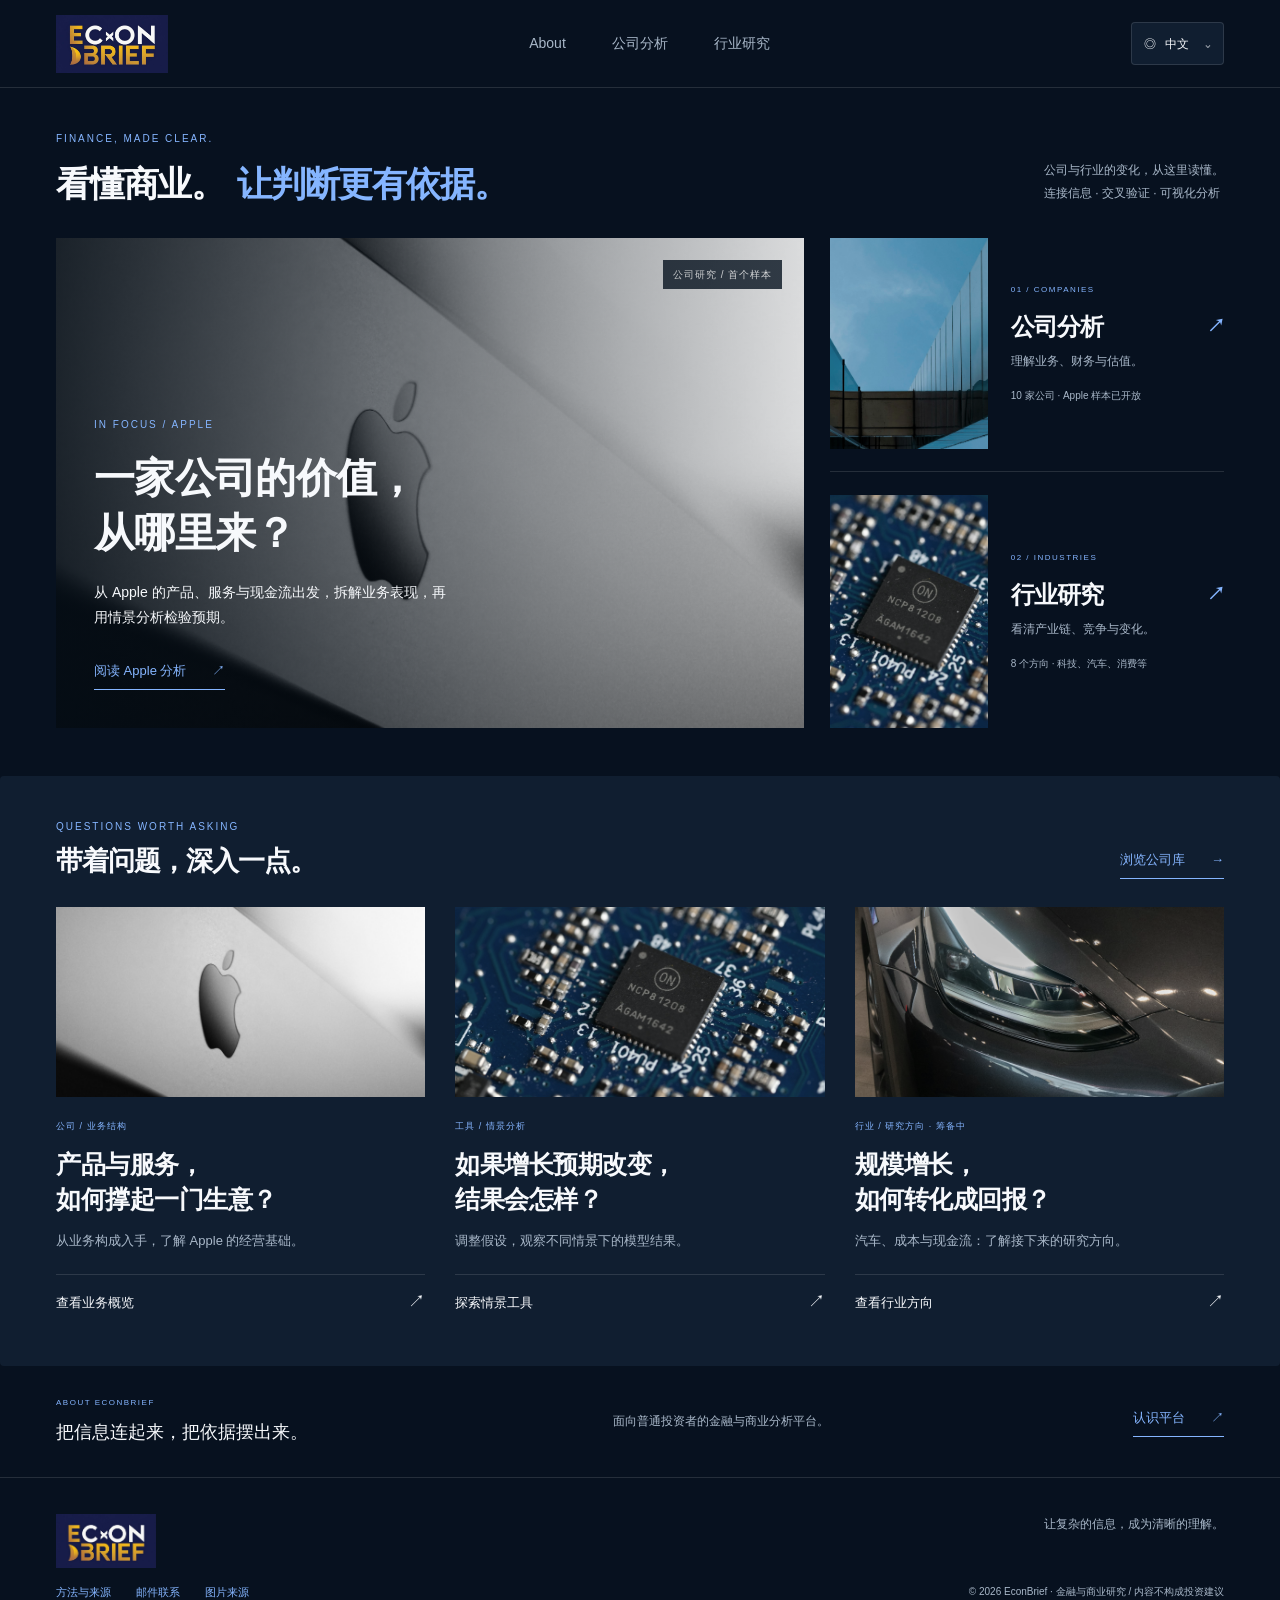
<file: index.html>
<!DOCTYPE html><html lang="zh-CN"><head><meta charset="UTF-8"><meta name="viewport" content="width=device-width, initial-scale=1"><meta name="theme-color" content="#07111F"><meta name="description" content="面向普通投资者的金融与商业分析平台。连接信息，交叉验证，看懂公司与行业。"><title>看懂商业，让判断更有依据 | EconBrief</title><link rel="icon" href="assets/logo.png"><link rel="stylesheet" href="assets/editorial.css"><link rel="stylesheet" href="assets/language.css"><link rel="stylesheet" href="assets/home.css"><link rel="stylesheet" href="assets/design-system.css"></head><body class="home-page"><header class="site-nav"><a class="wordmark" href="index.html" aria-label="EconBrief 首页"><img class="brand-logo" src="assets/logo.png" alt="EconBrief" width="112" height="58"></a><button class="menu-toggle" aria-expanded="false" aria-controls="primary-nav">菜单 <span>☰</span></button><nav id="primary-nav" aria-label="主导航"><a href="about.html">About</a><a href="companies/index.html">公司分析</a><a href="industries.html">行业研究</a></nav><details class="language-picker notranslate" translate="no" data-native-language="zh-CN" data-page-url="https://econbriefsite.netlify.app/index.html"><summary aria-label="选择语言 / Choose language"><span aria-hidden="true">◎</span> <span data-language-label>中文</span><span class="language-chevron" aria-hidden="true">⌄</span></summary><div class="language-options"><a href="https://econbriefsite.netlify.app/index.html" lang="zh-CN" hreflang="zh-CN" data-language="zh-CN">中文</a><a href="https://translate.google.com/translate?sl=auto&amp;tl=en&amp;hl=en&amp;u=https%3A%2F%2Feconbriefsite.netlify.app%2Findex.html" lang="en" hreflang="en" data-language="en">English</a><small>Google 自动翻译 / Auto-translate</small></div></details></header><main>
  <section class="home-intro wrap" aria-labelledby="home-title">
    <div><span class="eyebrow">FINANCE, MADE CLEAR.</span><h1 id="home-title">看懂商业。<span class="gold">让判断更有依据。</span></h1></div>
    <p>公司与行业的变化，从这里读懂。<br>连接信息 · 交叉验证 · 可视化分析</p>
  </section>

  <section class="home-spotlight wrap" aria-label="精选研究与分类入口">
    <a class="lead-research" href="companies/apple.html">
      <div class="lead-visual"><img src="assets/images/apple-detail.jpg" alt="Apple 设备的银色金属表面与标志特写" fetchpriority="high"><span class="image-caption">公司研究 / 首个样本</span></div>
      <div class="lead-copy"><span class="eyebrow">IN FOCUS / APPLE</span><h2>一家公司的价值，<br>从哪里来？</h2><p>从 Apple 的产品、服务与现金流出发，拆解业务表现，再用情景分析检验预期。</p><span class="text-link">阅读 Apple 分析 <span>↗</span></span></div>
    </a>
    <div class="home-routes">
      <a class="route-card" href="companies/index.html"><div class="route-visual"><img src="assets/images/structure.jpg" alt="蓝色玻璃立面的几何结构"></div><div class="route-copy"><span class="eyebrow">01 / COMPANIES</span><h2>公司分析 <span>↗</span></h2><p>理解业务、财务与估值。</p><span class="route-note">10 家公司 · Apple 样本已开放</span></div></a>
      <a class="route-card" href="industries.html"><div class="route-visual"><img src="assets/images/semiconductors.jpg" alt="半导体芯片与电路板实拍"></div><div class="route-copy"><span class="eyebrow">02 / INDUSTRIES</span><h2>行业研究 <span>↗</span></h2><p>看清产业链、竞争与变化。</p><span class="route-note">8 个方向 · 科技、汽车、消费等</span></div></a>
    </div>
  </section>

  <section class="home-questions" aria-labelledby="questions-title"><div class="wrap">
    <div class="section-title"><div><span class="eyebrow">QUESTIONS WORTH ASKING</span><h2 id="questions-title">带着问题，深入一点。</h2></div><a class="text-link" href="companies/index.html">浏览公司库 <span>→</span></a></div>
    <div class="question-grid">
      <a class="question-card" href="companies/apple.html#overview"><div class="question-image"><img src="assets/images/apple-detail.jpg" loading="lazy" alt="Apple 设备细节，配合业务结构研究"></div><div><span class="eyebrow">公司 / 业务结构</span><h3>产品与服务，<br>如何撑起一门生意？</h3><p>从业务构成入手，了解 Apple 的经营基础。</p><span class="question-link">查看业务概览 <span>↗</span></span></div></a>
      <a class="question-card" href="companies/apple.html#lab"><div class="question-image"><img src="assets/images/semiconductors.jpg" loading="lazy" alt="芯片与电路板细节，作为分析工具的主题配图"></div><div><span class="eyebrow">工具 / 情景分析</span><h3>如果增长预期改变，<br>结果会怎样？</h3><p>调整假设，观察不同情景下的模型结果。</p><span class="question-link">探索情景工具 <span>↗</span></span></div></a>
      <a class="question-card" href="industries.html#mobility"><div class="question-image"><img src="assets/images/tesla-detail.jpg" loading="lazy" alt="汽车灯组与金属车身细节"></div><div><span class="eyebrow">行业 / 研究方向 · 筹备中</span><h3>规模增长，<br>如何转化成回报？</h3><p>汽车、成本与现金流：了解接下来的研究方向。</p><span class="question-link">查看行业方向 <span>↗</span></span></div></a>
    </div>
  </div></section>

  <aside class="home-about wrap" aria-label="认识 EconBrief"><div><span class="eyebrow">ABOUT ECONBRIEF</span><p>把信息连起来，把依据摆出来。</p></div><span class="about-description">面向普通投资者的金融与商业分析平台。</span><a class="text-link" href="about.html">认识平台 <span>↗</span></a></aside>
</main><footer class="site-footer"><a class="wordmark" href="index.html"><img class="brand-logo" src="assets/logo.png" alt="EconBrief" width="112" height="58"></a><p>让复杂的信息，成为清晰的理解。</p><div><a href="about.html#sources">方法与来源</a><a href="mailto:liujiyuanjillian@gmail.com">邮件联系</a><a href="assets/images/credits.md">图片来源</a></div><small>© 2026 EconBrief · 金融与商业研究 / 内容不构成投资建议</small></footer><script src="assets/editorial.js"></script><script src="assets/language.js"></script></body></html>
</file>
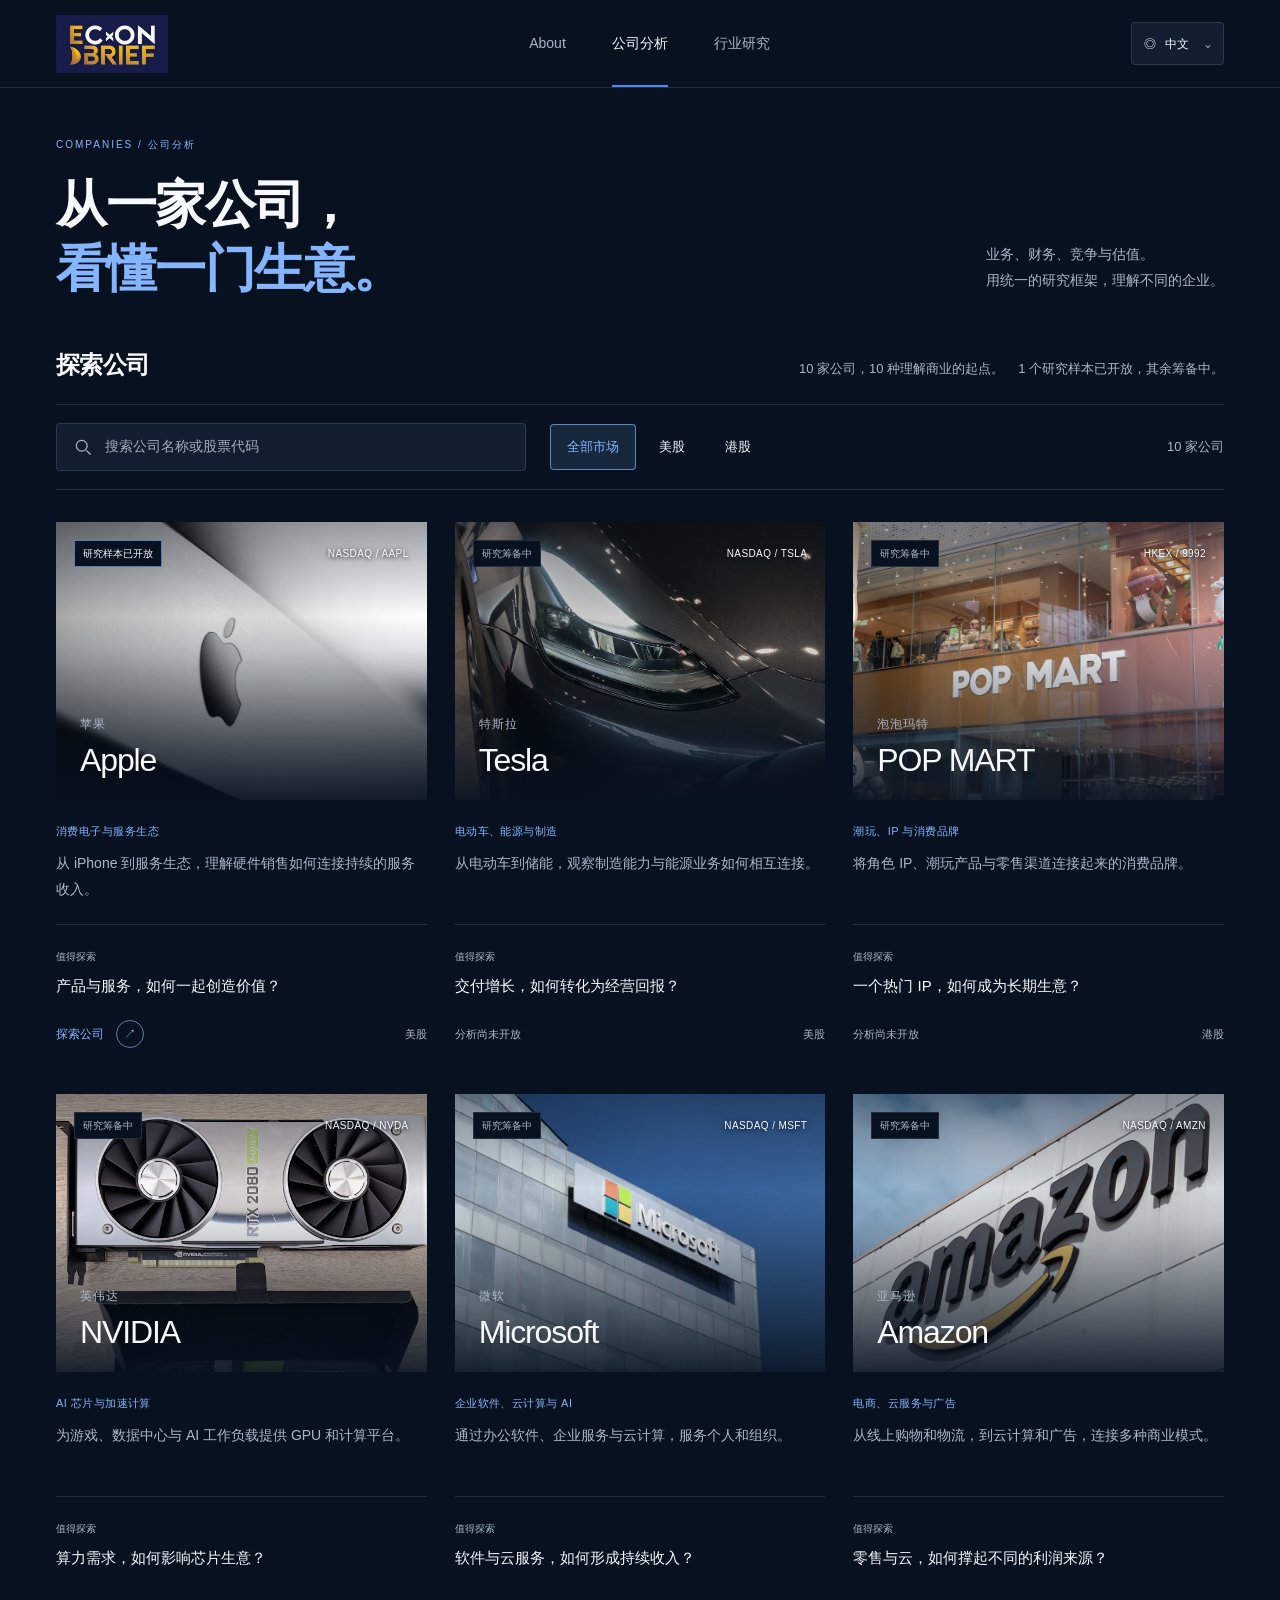
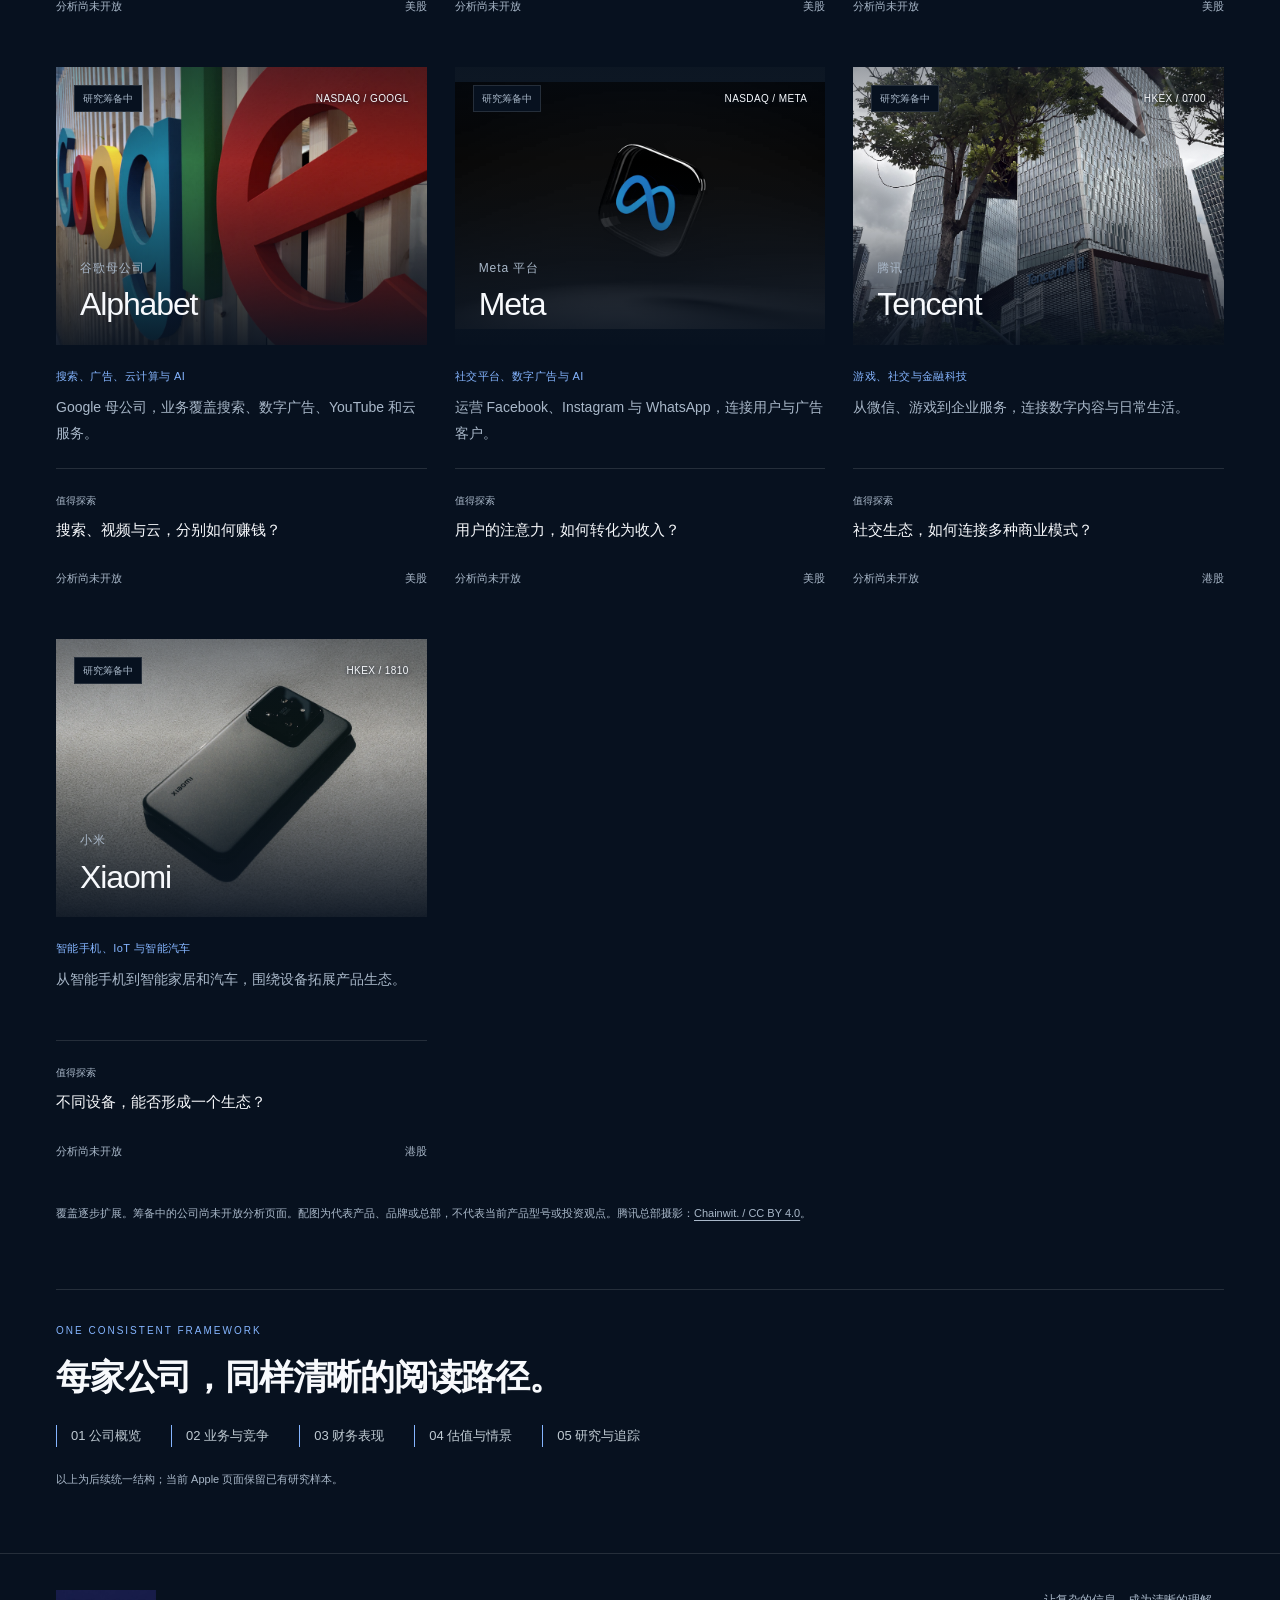
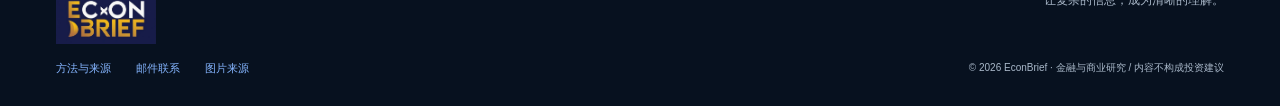
<file: companies/index.html>
<!DOCTYPE html><html lang="zh-CN"><head><meta charset="UTF-8"><meta name="viewport" content="width=device-width, initial-scale=1"><meta name="theme-color" content="#07111F"><meta name="description" content="面向普通投资者的金融与商业分析平台。连接信息，交叉验证，看懂公司与行业。"><title>公司分析 | EconBrief</title><link rel="icon" href="../assets/logo.png"><link rel="stylesheet" href="../assets/editorial.css"><link rel="stylesheet" href="../assets/language.css"><link rel="stylesheet" href="../assets/design-system.css"><link rel="stylesheet" href="../assets/companies-directory.css"></head><body class="companies-directory"><header class="site-nav"><a class="wordmark" href="../index.html" aria-label="EconBrief 首页"><img class="brand-logo" src="../assets/logo.png" alt="EconBrief" width="112" height="58"></a><button class="menu-toggle" aria-expanded="false" aria-controls="primary-nav">菜单 <span>☰</span></button><nav id="primary-nav" aria-label="主导航"><a href="../about.html">About</a><a href="../companies/index.html" aria-current="page">公司分析</a><a href="../industries.html">行业研究</a></nav><details class="language-picker notranslate" translate="no" data-native-language="zh-CN" data-page-url="https://econbriefsite.netlify.app/companies/index.html"><summary aria-label="选择语言 / Choose language"><span aria-hidden="true">◎</span> <span data-language-label>中文</span><span class="language-chevron" aria-hidden="true">⌄</span></summary><div class="language-options"><a href="https://econbriefsite.netlify.app/companies/index.html" lang="zh-CN" hreflang="zh-CN" data-language="zh-CN">中文</a><a href="https://translate.google.com/translate?sl=auto&amp;tl=en&amp;hl=en&amp;u=https%3A%2F%2Feconbriefsite.netlify.app%2Fcompanies%2Findex.html" lang="en" hreflang="en" data-language="en">English</a><small>Google 自动翻译 / Auto-translate</small></div></details></header><main><section class="page-heading wrap"><span class="eyebrow">COMPANIES / 公司分析</span><div class="heading-row"><h1>从一家公司，<br><span class="gold">看懂一门生意。</span></h1><p>业务、财务、竞争与估值。<br>用统一的研究框架，理解不同的企业。</p></div></section><section class="catalog wrap discovery-catalog" aria-labelledby="catalog-title">
  <div class="discovery-heading"><h2 id="catalog-title">探索公司</h2><p>10 家公司，10 种理解商业的起点。<span>1 个研究样本已开放，其余筹备中。</span></p></div>
  <div class="discovery-toolbar" aria-label="公司发现工具栏">
    <label class="search-field"><svg aria-hidden="true" width="20" height="20" viewBox="0 0 24 24" fill="none" stroke="currentColor" stroke-width="1.5"><circle cx="10.5" cy="10.5" r="6.5"/><path d="m16 16 5 5"/></svg><input id="company-search" type="search" placeholder="搜索公司名称或股票代码" aria-label="搜索公司或股票代码" autocomplete="off"></label>
    <div class="filter-row" role="group" aria-label="按市场筛选"><button class="selected" data-filter="all" aria-pressed="true">全部市场</button><button data-filter="us" aria-pressed="false">美股</button><button data-filter="hk" aria-pressed="false">港股</button></div>
    <span id="result-count" class="discovery-count" role="status" aria-live="polite">10 家公司</span>
  </div>
  <div class="company-grid discovery-grid">
<a class="discovery-card company-card" href="apple.html" aria-labelledby="company-0-name" data-company="apple 苹果 aapl" data-market="us">
  <div class="discovery-image" data-image="apple-detail"><picture><source srcset="../assets/images/company-cards/apple-detail.webp" type="image/webp"><img src="../assets/images/apple-detail.jpg" alt="银色 Apple 设备细节" loading="eager" width="1600" height="1000"></picture>
    <div class="discovery-meta"><span class="discovery-status available">研究样本已开放</span><span class="discovery-ticker">NASDAQ / AAPL</span></div>
    <div class="discovery-identity"><span class="discovery-local-name">苹果</span><h3 id="company-0-name">Apple</h3></div>
  </div>
  <div class="discovery-copy"><p class="discovery-category">消费电子与服务生态</p><p class="discovery-description">从 iPhone 到服务生态，理解硬件销售如何连接持续的服务收入。</p><div class="discovery-question"><span>值得探索</span><p>产品与服务，如何一起创造价值？</p></div><div class="discovery-footer"><span class="discovery-action">探索公司 <span aria-hidden="true">↗</span></span><span class="discovery-market">美股</span></div></div>
</a>
<article class="discovery-card company-card is-planned" aria-labelledby="company-1-name" data-company="tesla 特斯拉 tsla" data-market="us">
  <div class="discovery-image" data-image="tesla-detail"><picture><source srcset="../assets/images/company-cards/tesla-detail.webp" type="image/webp"><img src="../assets/images/tesla-detail.jpg" alt="特斯拉车灯与车身线条特写" loading="eager" width="1600" height="1000"></picture>
    <div class="discovery-meta"><span class="discovery-status">研究筹备中</span><span class="discovery-ticker">NASDAQ / TSLA</span></div>
    <div class="discovery-identity"><span class="discovery-local-name">特斯拉</span><h3 id="company-1-name">Tesla</h3></div>
  </div>
  <div class="discovery-copy"><p class="discovery-category">电动车、能源与制造</p><p class="discovery-description">从电动车到储能，观察制造能力与能源业务如何相互连接。</p><div class="discovery-question"><span>值得探索</span><p>交付增长，如何转化为经营回报？</p></div><div class="discovery-footer"><span class="discovery-pending">分析尚未开放</span><span class="discovery-market">美股</span></div></div>
</article>
<article class="discovery-card company-card is-planned" aria-labelledby="company-2-name" data-company="pop mart 泡泡玛特 9992" data-market="hk">
  <div class="discovery-image" data-image="popmart"><picture><source srcset="../assets/images/company-cards/popmart.webp" type="image/webp"><img src="../assets/images/popmart.jpg" alt="泡泡玛特上海门店及陈列实拍" loading="eager" width="1600" height="1000"></picture>
    <div class="discovery-meta"><span class="discovery-status">研究筹备中</span><span class="discovery-ticker">HKEX / 9992</span></div>
    <div class="discovery-identity"><span class="discovery-local-name">泡泡玛特</span><h3 id="company-2-name">POP MART</h3></div>
  </div>
  <div class="discovery-copy"><p class="discovery-category">潮玩、IP 与消费品牌</p><p class="discovery-description">将角色 IP、潮玩产品与零售渠道连接起来的消费品牌。</p><div class="discovery-question"><span>值得探索</span><p>一个热门 IP，如何成为长期生意？</p></div><div class="discovery-footer"><span class="discovery-pending">分析尚未开放</span><span class="discovery-market">港股</span></div></div>
</article>
<article class="discovery-card company-card is-planned" aria-labelledby="company-3-name" data-company="nvidia 英伟达 nvda" data-market="us">
  <div class="discovery-image" data-image="nvidia"><picture><source srcset="../assets/images/company-cards/nvidia.webp" type="image/webp"><img src="../assets/images/nvidia.jpg" alt="NVIDIA GeForce RTX 显卡实拍" loading="lazy" width="1600" height="1000"></picture>
    <div class="discovery-meta"><span class="discovery-status">研究筹备中</span><span class="discovery-ticker">NASDAQ / NVDA</span></div>
    <div class="discovery-identity"><span class="discovery-local-name">英伟达</span><h3 id="company-3-name">NVIDIA</h3></div>
  </div>
  <div class="discovery-copy"><p class="discovery-category">AI 芯片与加速计算</p><p class="discovery-description">为游戏、数据中心与 AI 工作负载提供 GPU 和计算平台。</p><div class="discovery-question"><span>值得探索</span><p>算力需求，如何影响芯片生意？</p></div><div class="discovery-footer"><span class="discovery-pending">分析尚未开放</span><span class="discovery-market">美股</span></div></div>
</article>
<article class="discovery-card company-card is-planned" aria-labelledby="company-4-name" data-company="microsoft 微软 msft" data-market="us">
  <div class="discovery-image" data-image="microsoft"><picture><source srcset="../assets/images/company-cards/microsoft.webp" type="image/webp"><img src="../assets/images/microsoft.jpg" alt="Microsoft 办公楼标志实拍" loading="lazy" width="1600" height="1000"></picture>
    <div class="discovery-meta"><span class="discovery-status">研究筹备中</span><span class="discovery-ticker">NASDAQ / MSFT</span></div>
    <div class="discovery-identity"><span class="discovery-local-name">微软</span><h3 id="company-4-name">Microsoft</h3></div>
  </div>
  <div class="discovery-copy"><p class="discovery-category">企业软件、云计算与 AI</p><p class="discovery-description">通过办公软件、企业服务与云计算，服务个人和组织。</p><div class="discovery-question"><span>值得探索</span><p>软件与云服务，如何形成持续收入？</p></div><div class="discovery-footer"><span class="discovery-pending">分析尚未开放</span><span class="discovery-market">美股</span></div></div>
</article>
<article class="discovery-card company-card is-planned" aria-labelledby="company-5-name" data-company="amazon 亚马逊 amzn" data-market="us">
  <div class="discovery-image" data-image="amazon"><picture><source srcset="../assets/images/company-cards/amazon.webp" type="image/webp"><img src="../assets/images/amazon.jpg" alt="Amazon 建筑外墙品牌标志实拍" loading="lazy" width="1600" height="1000"></picture>
    <div class="discovery-meta"><span class="discovery-status">研究筹备中</span><span class="discovery-ticker">NASDAQ / AMZN</span></div>
    <div class="discovery-identity"><span class="discovery-local-name">亚马逊</span><h3 id="company-5-name">Amazon</h3></div>
  </div>
  <div class="discovery-copy"><p class="discovery-category">电商、云服务与广告</p><p class="discovery-description">从线上购物和物流，到云计算和广告，连接多种商业模式。</p><div class="discovery-question"><span>值得探索</span><p>零售与云，如何撑起不同的利润来源？</p></div><div class="discovery-footer"><span class="discovery-pending">分析尚未开放</span><span class="discovery-market">美股</span></div></div>
</article>
<article class="discovery-card company-card is-planned" aria-labelledby="company-6-name" data-company="alphabet 谷歌母公司 googl google 谷歌 goog" data-market="us">
  <div class="discovery-image" data-image="alphabet"><picture><source srcset="../assets/images/company-cards/alphabet.webp" type="image/webp"><img src="../assets/images/alphabet.jpg" alt="Google 彩色品牌标志实拍" loading="lazy" width="1600" height="1000"></picture>
    <div class="discovery-meta"><span class="discovery-status">研究筹备中</span><span class="discovery-ticker">NASDAQ / GOOGL</span></div>
    <div class="discovery-identity"><span class="discovery-local-name">谷歌母公司</span><h3 id="company-6-name">Alphabet</h3></div>
  </div>
  <div class="discovery-copy"><p class="discovery-category">搜索、广告、云计算与 AI</p><p class="discovery-description">Google 母公司，业务覆盖搜索、数字广告、YouTube 和云服务。</p><div class="discovery-question"><span>值得探索</span><p>搜索、视频与云，分别如何赚钱？</p></div><div class="discovery-footer"><span class="discovery-pending">分析尚未开放</span><span class="discovery-market">美股</span></div></div>
</article>
<article class="discovery-card company-card is-planned" aria-labelledby="company-7-name" data-company="meta Meta 平台 meta facebook 脸书" data-market="us">
  <div class="discovery-image" data-image="meta"><picture><source srcset="../assets/images/company-cards/meta.webp" type="image/webp"><img src="../assets/images/meta.jpg" alt="Meta 品牌标志的三维视觉作品" loading="lazy" width="1600" height="1000"></picture>
    <div class="discovery-meta"><span class="discovery-status">研究筹备中</span><span class="discovery-ticker">NASDAQ / META</span></div>
    <div class="discovery-identity"><span class="discovery-local-name">Meta 平台</span><h3 id="company-7-name">Meta</h3></div>
  </div>
  <div class="discovery-copy"><p class="discovery-category">社交平台、数字广告与 AI</p><p class="discovery-description">运营 Facebook、Instagram 与 WhatsApp，连接用户与广告客户。</p><div class="discovery-question"><span>值得探索</span><p>用户的注意力，如何转化为收入？</p></div><div class="discovery-footer"><span class="discovery-pending">分析尚未开放</span><span class="discovery-market">美股</span></div></div>
</article>
<article class="discovery-card company-card is-planned" aria-labelledby="company-8-name" data-company="tencent 腾讯 0700 700 腾讯控股" data-market="hk">
  <div class="discovery-image" data-image="tencent"><picture><img src="../assets/images/tencent.jpg" alt="腾讯深圳滨海大厦总部实拍，摄影 Chainwit." loading="lazy" width="1600" height="1000"></picture>
    <div class="discovery-meta"><span class="discovery-status">研究筹备中</span><span class="discovery-ticker">HKEX / 0700</span></div>
    <div class="discovery-identity"><span class="discovery-local-name">腾讯</span><h3 id="company-8-name">Tencent</h3></div>
  </div>
  <div class="discovery-copy"><p class="discovery-category">游戏、社交与金融科技</p><p class="discovery-description">从微信、游戏到企业服务，连接数字内容与日常生活。</p><div class="discovery-question"><span>值得探索</span><p>社交生态，如何连接多种商业模式？</p></div><div class="discovery-footer"><span class="discovery-pending">分析尚未开放</span><span class="discovery-market">港股</span></div></div>
</article>
<article class="discovery-card company-card is-planned" aria-labelledby="company-9-name" data-company="xiaomi 小米 1810" data-market="hk">
  <div class="discovery-image" data-image="xiaomi"><picture><source srcset="../assets/images/company-cards/xiaomi.webp" type="image/webp"><img src="../assets/images/xiaomi.jpg" alt="小米智能手机金属机身与摄像头实拍" loading="lazy" width="1600" height="1000"></picture>
    <div class="discovery-meta"><span class="discovery-status">研究筹备中</span><span class="discovery-ticker">HKEX / 1810</span></div>
    <div class="discovery-identity"><span class="discovery-local-name">小米</span><h3 id="company-9-name">Xiaomi</h3></div>
  </div>
  <div class="discovery-copy"><p class="discovery-category">智能手机、IoT 与智能汽车</p><p class="discovery-description">从智能手机到智能家居和汽车，围绕设备拓展产品生态。</p><div class="discovery-question"><span>值得探索</span><p>不同设备，能否形成一个生态？</p></div><div class="discovery-footer"><span class="discovery-pending">分析尚未开放</span><span class="discovery-market">港股</span></div></div>
</article>
  </div>
  <p class="empty-state" hidden>没有找到匹配的公司，请试试其他名称或市场。</p>
  <p class="catalog-note">覆盖逐步扩展。筹备中的公司尚未开放分析页面。配图为代表产品、品牌或总部，不代表当前产品型号或投资观点。腾讯总部摄影：<a href="../assets/images/credits.md">Chainwit. / CC BY 4.0</a>。</p>
</section><section class="library-bottom wrap"><span class="eyebrow">ONE CONSISTENT FRAMEWORK</span><h2>每家公司，同样清晰的阅读路径。</h2><div class="path-list"><span>01 公司概览</span><span>02 业务与竞争</span><span>03 财务表现</span><span>04 估值与情景</span><span>05 研究与追踪</span></div><p>以上为后续统一结构；当前 Apple 页面保留已有研究样本。</p></section></main><footer class="site-footer"><a class="wordmark" href="../index.html"><img class="brand-logo" src="../assets/logo.png" alt="EconBrief" width="112" height="58"></a><p>让复杂的信息，成为清晰的理解。</p><div><a href="../about.html#sources">方法与来源</a><a href="mailto:liujiyuanjillian@gmail.com">邮件联系</a><a href="../assets/images/credits.md">图片来源</a></div><small>© 2026 EconBrief · 金融与商业研究 / 内容不构成投资建议</small></footer><script src="../assets/editorial.js"></script><script src="../assets/language.js"></script></body></html>
</file>
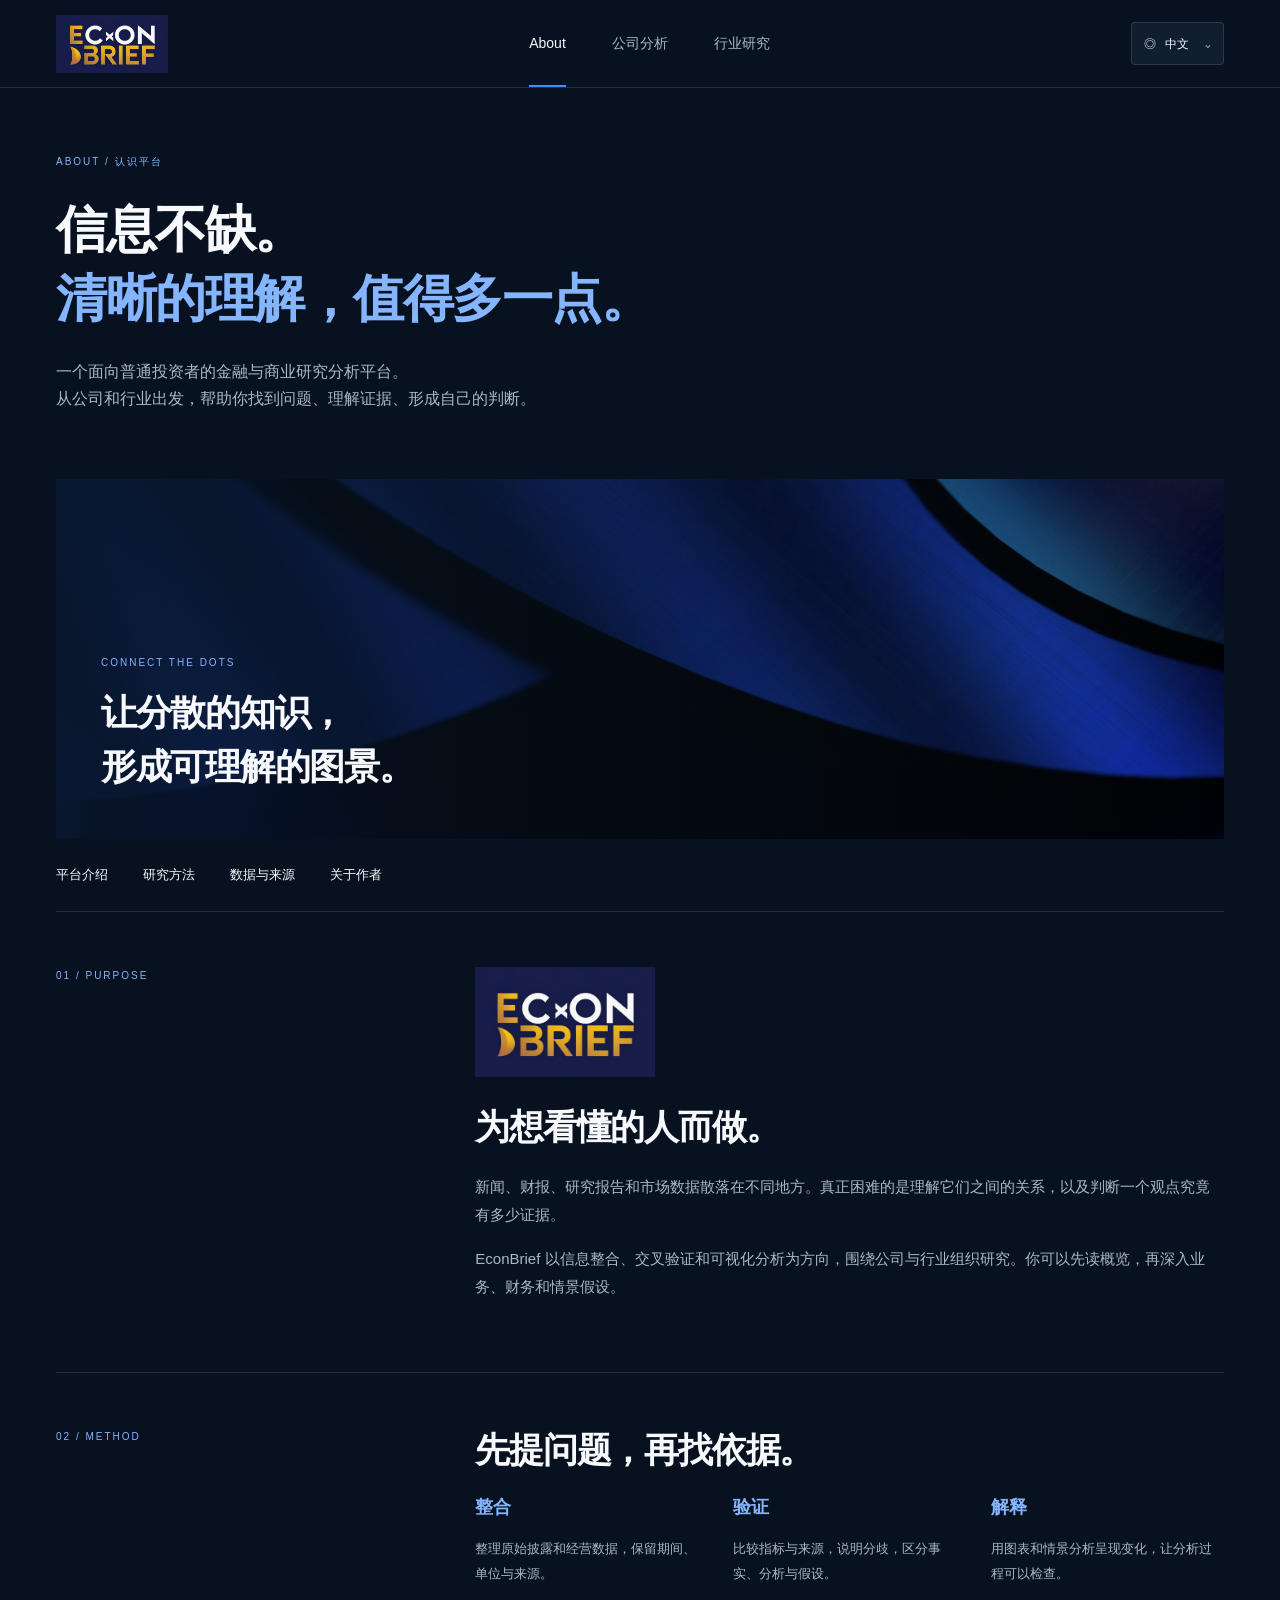
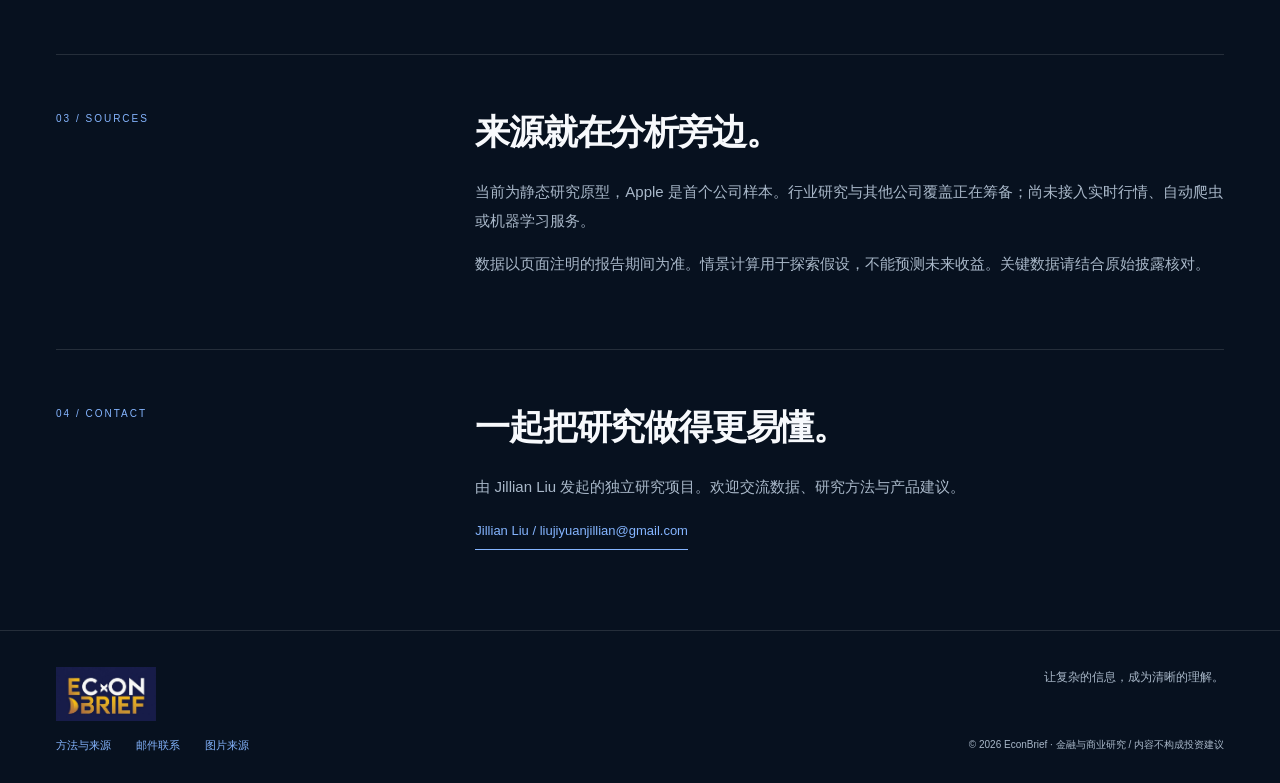
<file: about.html>
<!DOCTYPE html><html lang="zh-CN"><head><meta charset="UTF-8"><meta name="viewport" content="width=device-width, initial-scale=1"><meta name="theme-color" content="#07111F"><meta name="description" content="面向普通投资者的金融与商业分析平台。连接信息，交叉验证，看懂公司与行业。"><title>About | EconBrief</title><link rel="icon" href="assets/logo.png"><link rel="stylesheet" href="assets/editorial.css"><link rel="stylesheet" href="assets/language.css"><link rel="stylesheet" href="assets/design-system.css"></head><body><header class="site-nav"><a class="wordmark" href="index.html" aria-label="EconBrief 首页"><img class="brand-logo" src="assets/logo.png" alt="EconBrief" width="112" height="58"></a><button class="menu-toggle" aria-expanded="false" aria-controls="primary-nav">菜单 <span>☰</span></button><nav id="primary-nav" aria-label="主导航"><a href="about.html" aria-current="page">About</a><a href="companies/index.html">公司分析</a><a href="industries.html">行业研究</a></nav><details class="language-picker notranslate" translate="no" data-native-language="zh-CN" data-page-url="https://econbriefsite.netlify.app/about.html"><summary aria-label="选择语言 / Choose language"><span aria-hidden="true">◎</span> <span data-language-label>中文</span><span class="language-chevron" aria-hidden="true">⌄</span></summary><div class="language-options"><a href="https://econbriefsite.netlify.app/about.html" lang="zh-CN" hreflang="zh-CN" data-language="zh-CN">中文</a><a href="https://translate.google.com/translate?sl=auto&amp;tl=en&amp;hl=en&amp;u=https%3A%2F%2Feconbriefsite.netlify.app%2Fabout.html" lang="en" hreflang="en" data-language="en">English</a><small>Google 自动翻译 / Auto-translate</small></div></details></header><main><section class="page-heading wrap"><span class="eyebrow">ABOUT / 认识平台</span><h1>信息不缺。<br><span class="gold">清晰的理解，值得多一点。</span></h1><p>一个面向普通投资者的金融与商业研究分析平台。<br>从公司和行业出发，帮助你找到问题、理解证据、形成自己的判断。</p></section><section class="about-banner wrap"><img src="assets/images/blue-form.jpg" alt="深蓝色抽象曲面与光影"><div><span class="eyebrow">CONNECT THE DOTS</span><h2>让分散的知识，<br>形成可理解的图景。</h2></div></section><nav class="anchor-nav wrap" aria-label="关于页面目录"><a href="#purpose">平台介绍</a><a href="#method">研究方法</a><a href="#sources">数据与来源</a><a href="#author">关于作者</a></nav><section class="reading-section wrap" id="purpose"><span class="eyebrow">01 / PURPOSE</span><div><img class="about-identity" src="assets/logo.png" alt="EconBrief 标志" width="180" height="174"><h2>为想看懂的人而做。</h2><p>新闻、财报、研究报告和市场数据散落在不同地方。真正困难的是理解它们之间的关系，以及判断一个观点究竟有多少证据。</p><p>EconBrief 以信息整合、交叉验证和可视化分析为方向，围绕公司与行业组织研究。你可以先读概览，再深入业务、财务和情景假设。</p></div></section><section class="reading-section wrap" id="method"><span class="eyebrow">02 / METHOD</span><div><h2>先提问题，再找依据。</h2><div class="plain-steps"><article><h3>整合</h3><p>整理原始披露和经营数据，保留期间、单位与来源。</p></article><article><h3>验证</h3><p>比较指标与来源，说明分歧，区分事实、分析与假设。</p></article><article><h3>解释</h3><p>用图表和情景分析呈现变化，让分析过程可以检查。</p></article></div></div></section><section class="reading-section wrap" id="sources"><span class="eyebrow">03 / SOURCES</span><div><h2>来源就在分析旁边。</h2><p>当前为静态研究原型，Apple 是首个公司样本。行业研究与其他公司覆盖正在筹备；尚未接入实时行情、自动爬虫或机器学习服务。</p><p>数据以页面注明的报告期间为准。情景计算用于探索假设，不能预测未来收益。关键数据请结合原始披露核对。</p></div></section><section class="reading-section wrap" id="author"><span class="eyebrow">04 / CONTACT</span><div><h2>一起把研究做得更易懂。</h2><p>由 Jillian Liu 发起的独立研究项目。欢迎交流数据、研究方法与产品建议。</p><a class="text-link" href="mailto:liujiyuanjillian@gmail.com">Jillian Liu / liujiyuanjillian@gmail.com</a></div></section></main><footer class="site-footer"><a class="wordmark" href="index.html"><img class="brand-logo" src="assets/logo.png" alt="EconBrief" width="112" height="58"></a><p>让复杂的信息，成为清晰的理解。</p><div><a href="about.html#sources">方法与来源</a><a href="mailto:liujiyuanjillian@gmail.com">邮件联系</a><a href="assets/images/credits.md">图片来源</a></div><small>© 2026 EconBrief · 金融与商业研究 / 内容不构成投资建议</small></footer><script src="assets/editorial.js"></script><script src="assets/language.js"></script></body></html>
</file>
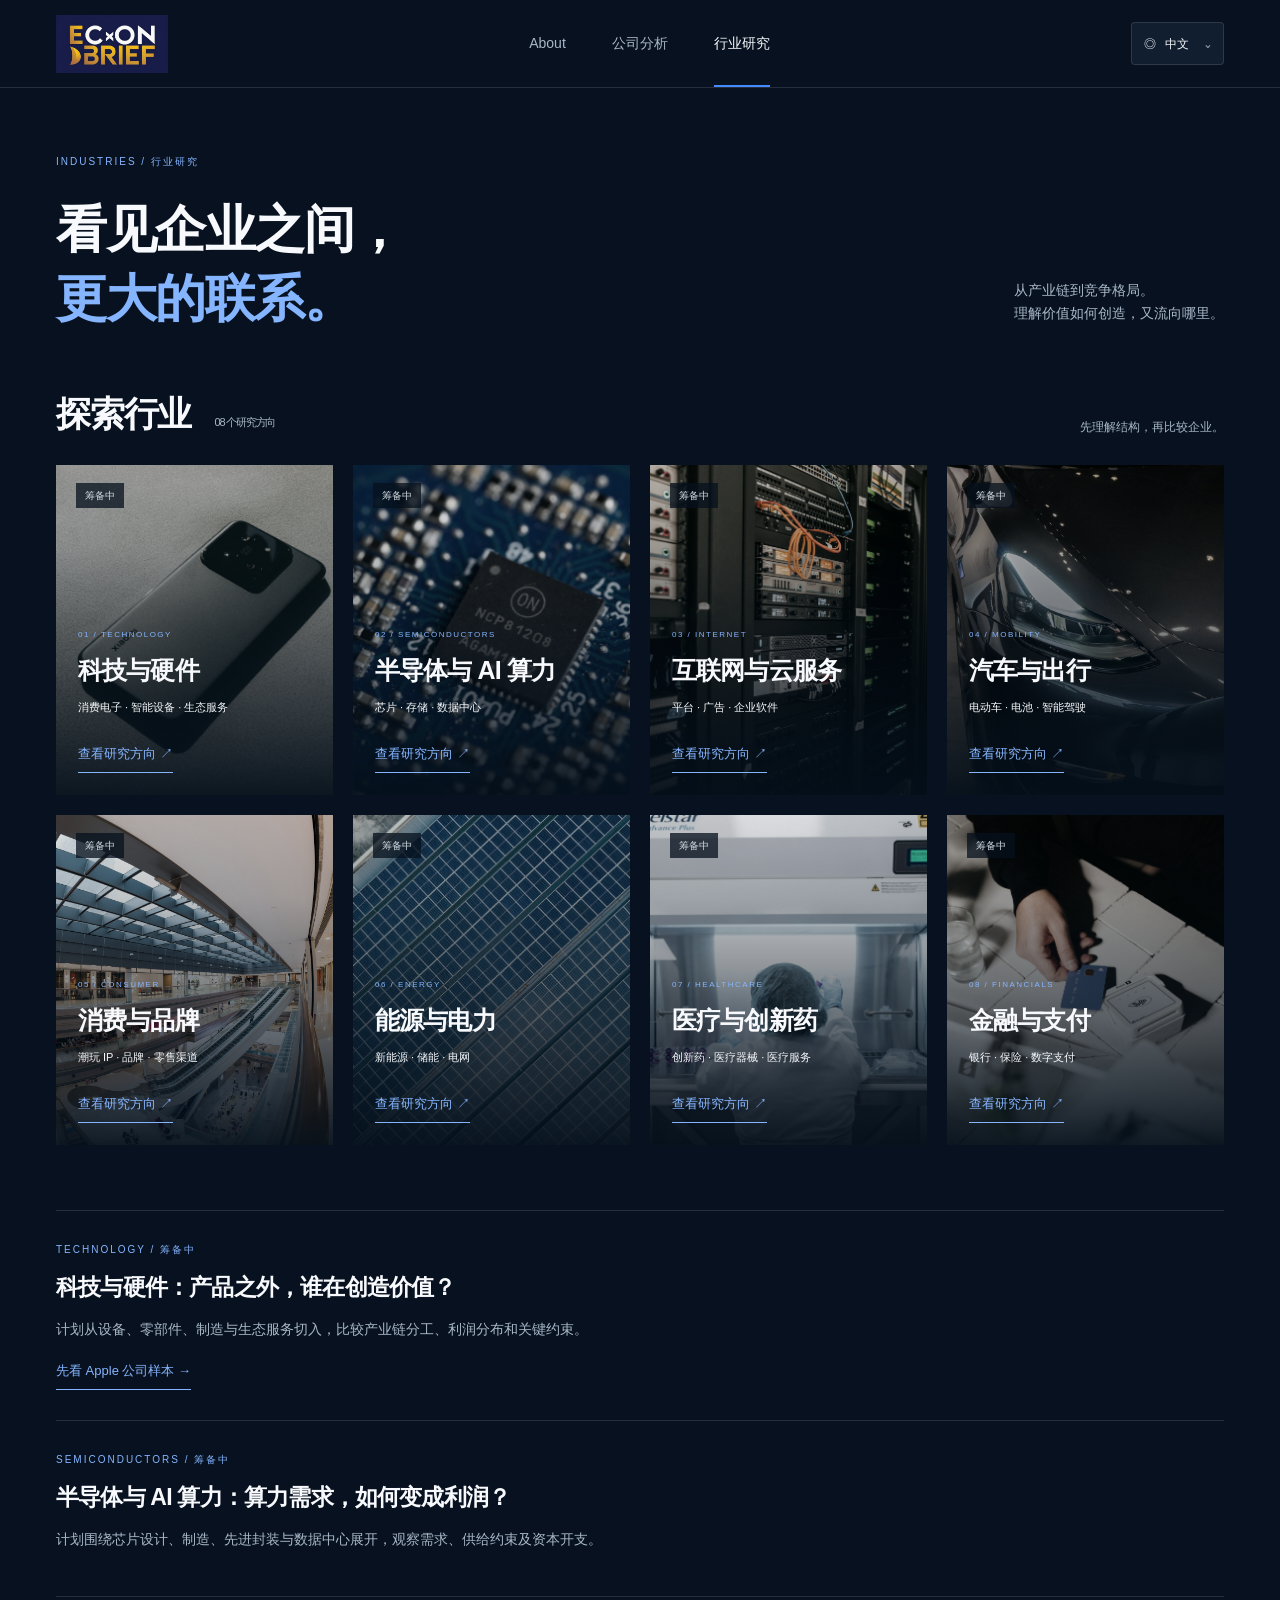
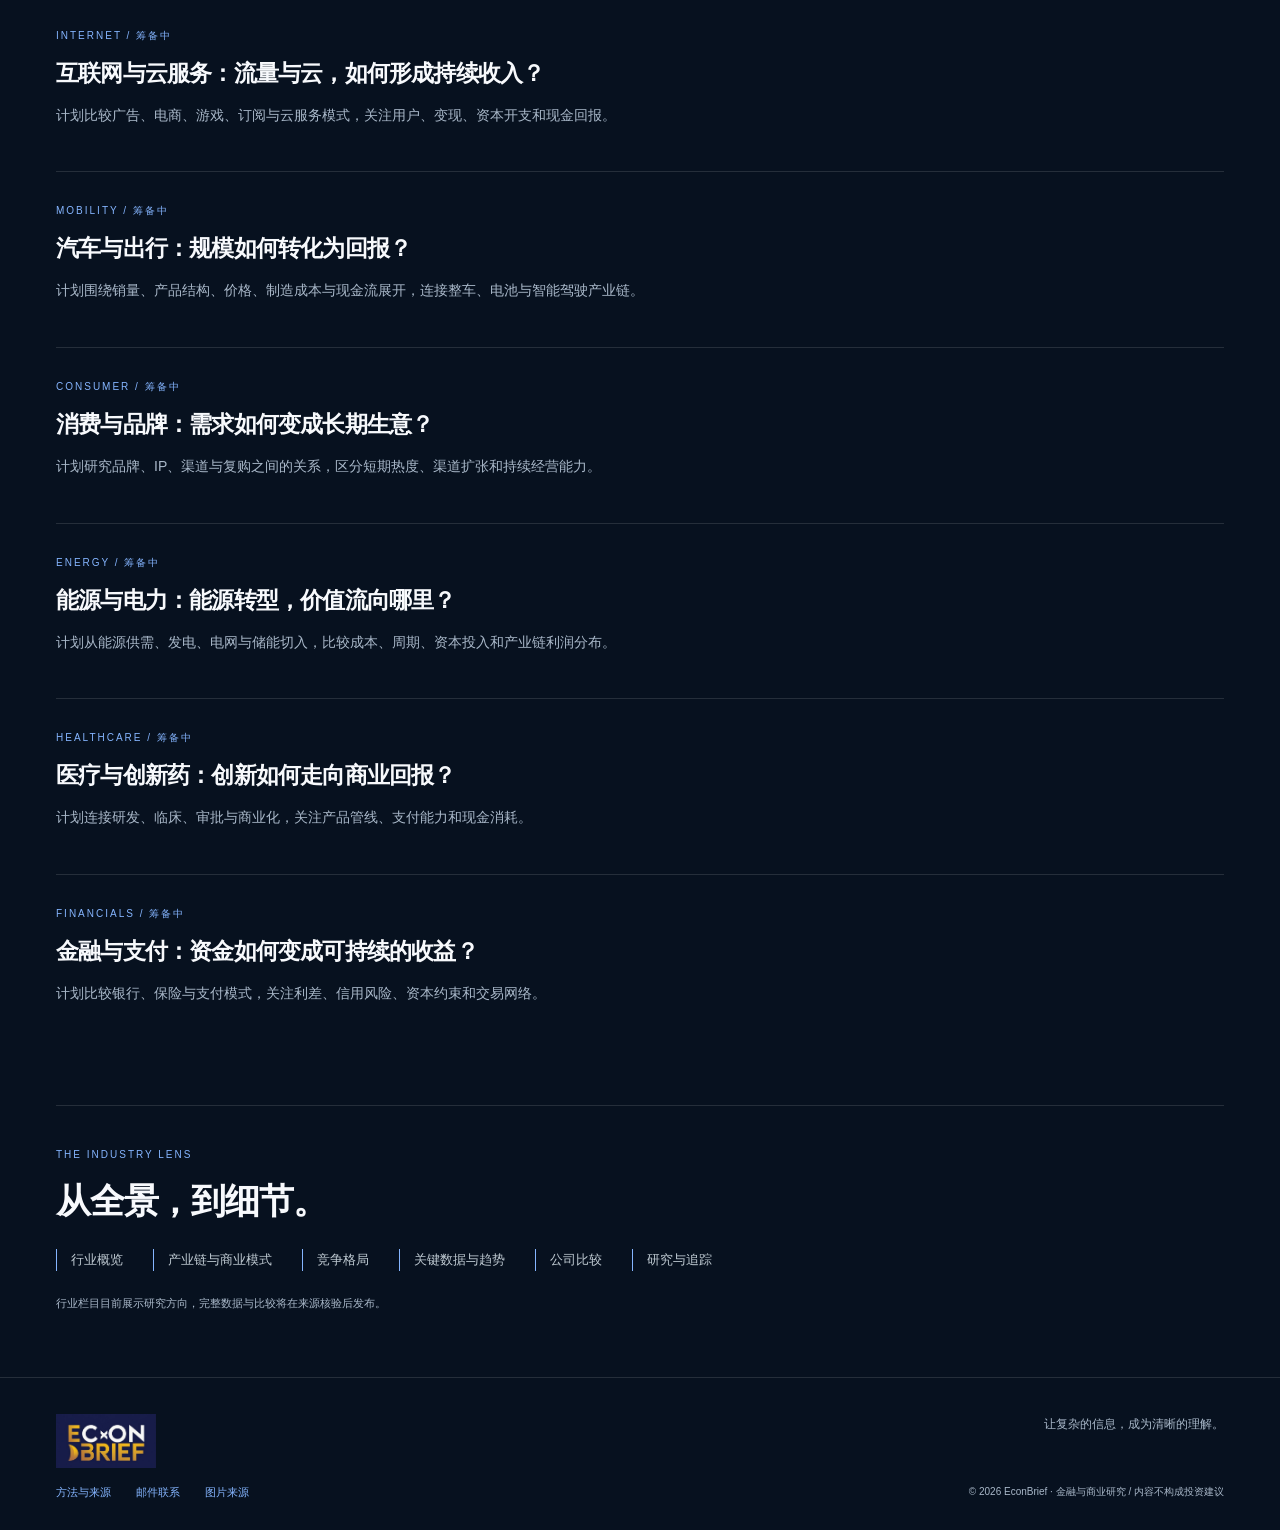
<file: industries.html>
<!DOCTYPE html><html lang="zh-CN"><head><meta charset="UTF-8"><meta name="viewport" content="width=device-width, initial-scale=1"><meta name="theme-color" content="#07111F"><meta name="description" content="面向普通投资者的金融与商业分析平台。连接信息，交叉验证，看懂公司与行业。"><title>行业研究 | EconBrief</title><link rel="icon" href="assets/logo.png"><link rel="stylesheet" href="assets/editorial.css"><link rel="stylesheet" href="assets/language.css"><link rel="stylesheet" href="assets/design-system.css"></head><body><header class="site-nav"><a class="wordmark" href="index.html" aria-label="EconBrief 首页"><img class="brand-logo" src="assets/logo.png" alt="EconBrief" width="112" height="58"></a><button class="menu-toggle" aria-expanded="false" aria-controls="primary-nav">菜单 <span>☰</span></button><nav id="primary-nav" aria-label="主导航"><a href="about.html">About</a><a href="companies/index.html">公司分析</a><a href="industries.html" aria-current="page">行业研究</a></nav><details class="language-picker notranslate" translate="no" data-native-language="zh-CN" data-page-url="https://econbriefsite.netlify.app/industries.html"><summary aria-label="选择语言 / Choose language"><span aria-hidden="true">◎</span> <span data-language-label>中文</span><span class="language-chevron" aria-hidden="true">⌄</span></summary><div class="language-options"><a href="https://econbriefsite.netlify.app/industries.html" lang="zh-CN" hreflang="zh-CN" data-language="zh-CN">中文</a><a href="https://translate.google.com/translate?sl=auto&amp;tl=en&amp;hl=en&amp;u=https%3A%2F%2Feconbriefsite.netlify.app%2Findustries.html" lang="en" hreflang="en" data-language="en">English</a><small>Google 自动翻译 / Auto-translate</small></div></details></header><main><section class="page-heading wrap"><span class="eyebrow">INDUSTRIES / 行业研究</span><div class="heading-row"><h1>看见企业之间，<br><span class="gold">更大的联系。</span></h1><p>从产业链到竞争格局。<br>理解价值如何创造，又流向哪里。</p></div></section><section class="catalog wrap"><div class="section-title"><h2>探索行业 <small class="industry-total">08 个研究方向</small></h2><span class="section-note">先理解结构，再比较企业。</span></div><div class="industry-grid expanded-industries"><a class="industry-card" href="#technology"><img src="assets/images/xiaomi.jpg" loading="eager" alt="小米智能手机及摄像头，代表智能硬件行业"><span class="industry-status">筹备中</span><div><span class="eyebrow">01 / TECHNOLOGY</span><h2>科技与硬件</h2><p>消费电子 · 智能设备 · 生态服务</p><span class="text-link">查看研究方向 ↗</span></div></a><a class="industry-card" href="#semiconductors"><img src="assets/images/semiconductors.jpg" loading="eager" alt="蓝色电路板上的半导体芯片微距实拍"><span class="industry-status">筹备中</span><div><span class="eyebrow">02 / SEMICONDUCTORS</span><h2>半导体与 AI 算力</h2><p>芯片 · 存储 · 数据中心</p><span class="text-link">查看研究方向 ↗</span></div></a><a class="industry-card" href="#internet"><img src="assets/images/cloud.jpg" loading="eager" alt="数据中心的服务器与网络机柜实拍"><span class="industry-status">筹备中</span><div><span class="eyebrow">03 / INTERNET</span><h2>互联网与云服务</h2><p>平台 · 广告 · 企业软件</p><span class="text-link">查看研究方向 ↗</span></div></a><a class="industry-card" href="#mobility"><img src="assets/images/tesla-detail.jpg" loading="eager" alt="电动汽车车灯与车身金属细节实拍"><span class="industry-status">筹备中</span><div><span class="eyebrow">04 / MOBILITY</span><h2>汽车与出行</h2><p>电动车 · 电池 · 智能驾驶</p><span class="text-link">查看研究方向 ↗</span></div></a><a class="industry-card" href="#consumer"><img src="assets/images/consumer.jpg" loading="eager" alt="现代商业零售空间实拍"><span class="industry-status">筹备中</span><div><span class="eyebrow">05 / CONSUMER</span><h2>消费与品牌</h2><p>潮玩 IP · 品牌 · 零售渠道</p><span class="text-link">查看研究方向 ↗</span></div></a><a class="industry-card" href="#energy"><img src="assets/images/energy.jpg" loading="eager" alt="蓝色光伏发电板阵列实拍"><span class="industry-status">筹备中</span><div><span class="eyebrow">06 / ENERGY</span><h2>能源与电力</h2><p>新能源 · 储能 · 电网</p><span class="text-link">查看研究方向 ↗</span></div></a><a class="industry-card" href="#healthcare"><img src="assets/images/healthcare.jpg" loading="eager" alt="研究人员在生物实验室操作的实拍"><span class="industry-status">筹备中</span><div><span class="eyebrow">07 / HEALTHCARE</span><h2>医疗与创新药</h2><p>创新药 · 医疗器械 · 医疗服务</p><span class="text-link">查看研究方向 ↗</span></div></a><a class="industry-card" href="#finance"><img src="assets/images/finance.jpg" loading="eager" alt="银行卡与非接触式支付终端实拍"><span class="industry-status">筹备中</span><div><span class="eyebrow">08 / FINANCIALS</span><h2>金融与支付</h2><p>银行 · 保险 · 数字支付</p><span class="text-link">查看研究方向 ↗</span></div></a></div></section><section class="industry-details wrap"><article id="technology"><span class="eyebrow">TECHNOLOGY / 筹备中</span><h2>科技与硬件：产品之外，谁在创造价值？</h2><p>计划从设备、零部件、制造与生态服务切入，比较产业链分工、利润分布和关键约束。</p><a class="text-link" href="companies/apple.html">先看 Apple 公司样本 →</a></article><article id="semiconductors"><span class="eyebrow">SEMICONDUCTORS / 筹备中</span><h2>半导体与 AI 算力：算力需求，如何变成利润？</h2><p>计划围绕芯片设计、制造、先进封装与数据中心展开，观察需求、供给约束及资本开支。</p></article><article id="internet"><span class="eyebrow">INTERNET / 筹备中</span><h2>互联网与云服务：流量与云，如何形成持续收入？</h2><p>计划比较广告、电商、游戏、订阅与云服务模式，关注用户、变现、资本开支和现金回报。</p></article><article id="mobility"><span class="eyebrow">MOBILITY / 筹备中</span><h2>汽车与出行：规模如何转化为回报？</h2><p>计划围绕销量、产品结构、价格、制造成本与现金流展开，连接整车、电池与智能驾驶产业链。</p></article><article id="consumer"><span class="eyebrow">CONSUMER / 筹备中</span><h2>消费与品牌：需求如何变成长期生意？</h2><p>计划研究品牌、IP、渠道与复购之间的关系，区分短期热度、渠道扩张和持续经营能力。</p></article><article id="energy"><span class="eyebrow">ENERGY / 筹备中</span><h2>能源与电力：能源转型，价值流向哪里？</h2><p>计划从能源供需、发电、电网与储能切入，比较成本、周期、资本投入和产业链利润分布。</p></article><article id="healthcare"><span class="eyebrow">HEALTHCARE / 筹备中</span><h2>医疗与创新药：创新如何走向商业回报？</h2><p>计划连接研发、临床、审批与商业化，关注产品管线、支付能力和现金消耗。</p></article><article id="finance"><span class="eyebrow">FINANCIALS / 筹备中</span><h2>金融与支付：资金如何变成可持续的收益？</h2><p>计划比较银行、保险与支付模式，关注利差、信用风险、资本约束和交易网络。</p></article></section><section class="library-bottom wrap"><span class="eyebrow">THE INDUSTRY LENS</span><h2>从全景，到细节。</h2><div class="path-list"><span>行业概览</span><span>产业链与商业模式</span><span>竞争格局</span><span>关键数据与趋势</span><span>公司比较</span><span>研究与追踪</span></div><p>行业栏目目前展示研究方向，完整数据与比较将在来源核验后发布。</p></section></main><footer class="site-footer"><a class="wordmark" href="index.html"><img class="brand-logo" src="assets/logo.png" alt="EconBrief" width="112" height="58"></a><p>让复杂的信息，成为清晰的理解。</p><div><a href="about.html#sources">方法与来源</a><a href="mailto:liujiyuanjillian@gmail.com">邮件联系</a><a href="assets/images/credits.md">图片来源</a></div><small>© 2026 EconBrief · 金融与商业研究 / 内容不构成投资建议</small></footer><script src="assets/editorial.js"></script><script src="assets/language.js"></script></body></html>
</file>
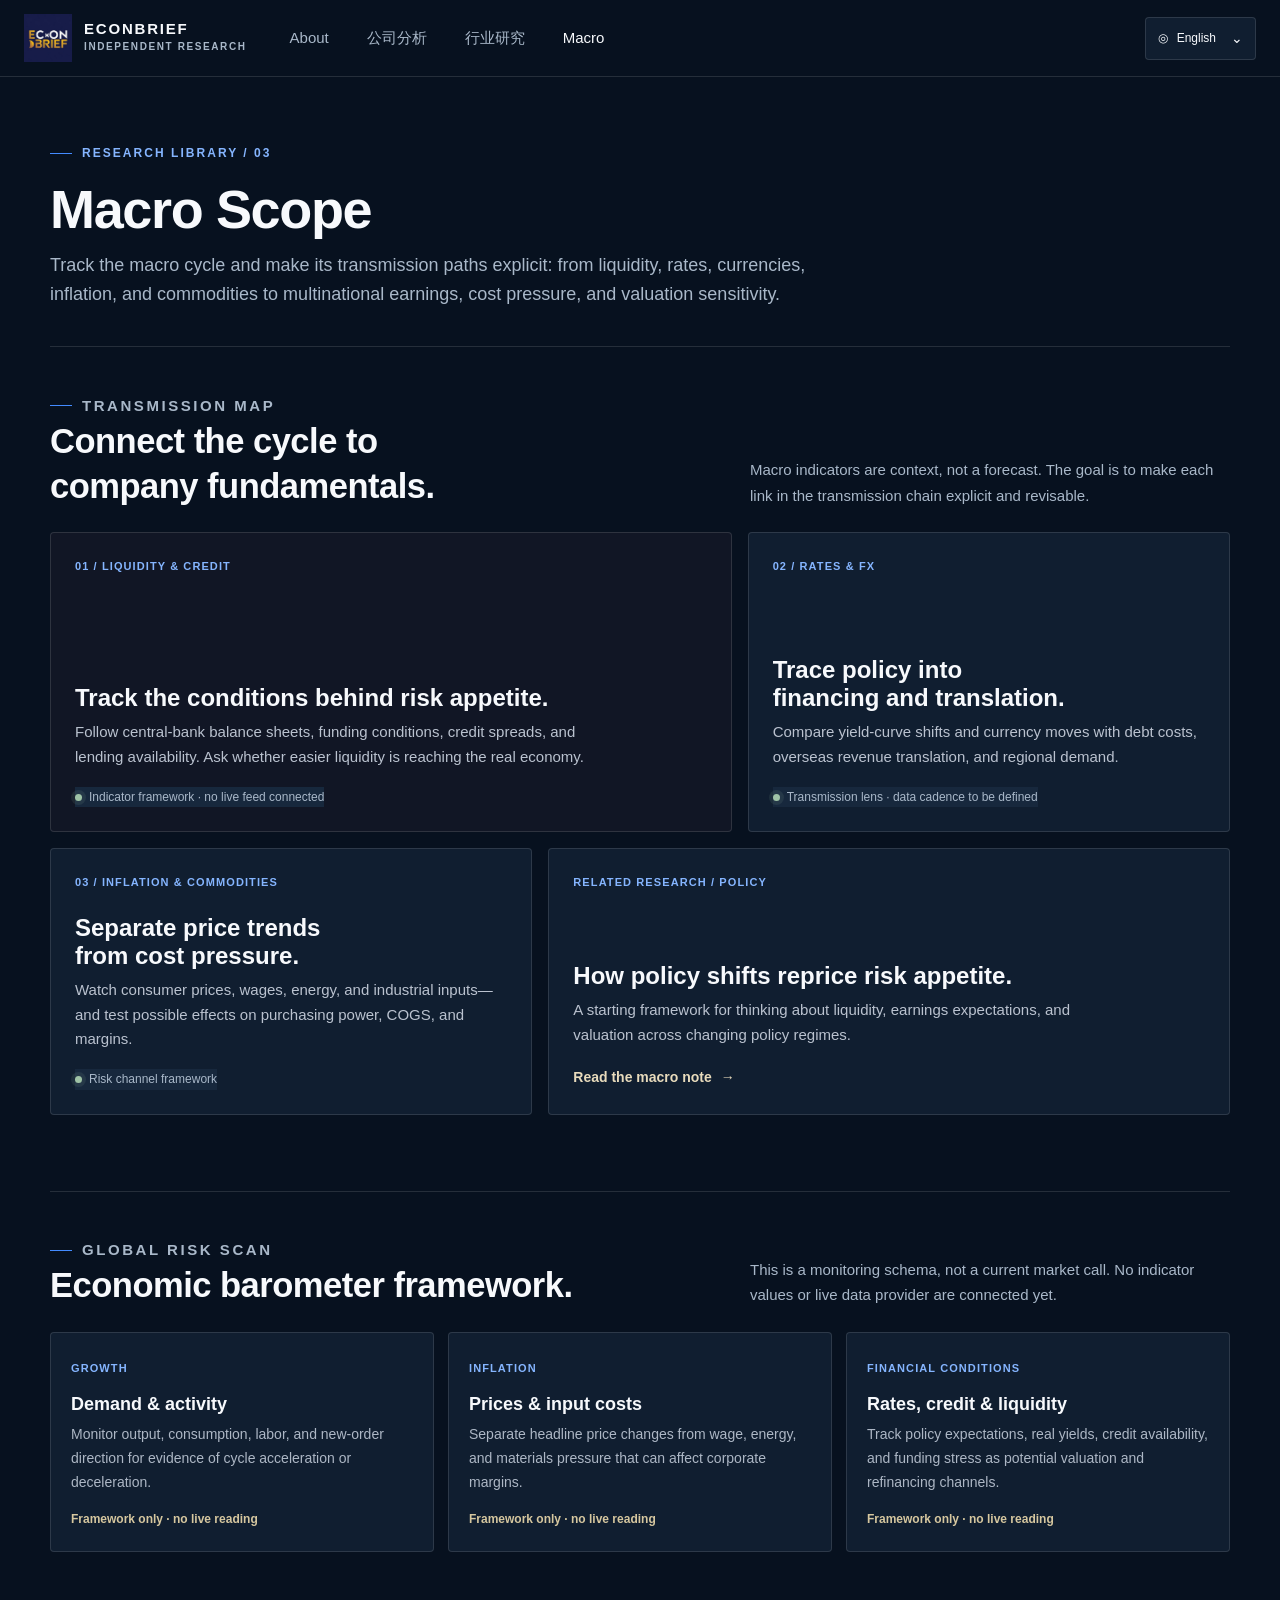
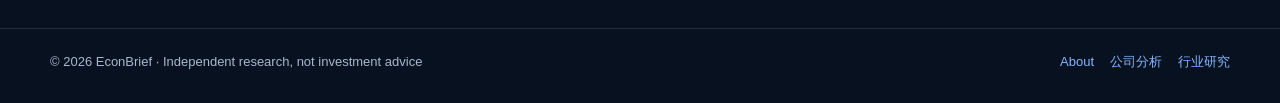
<file: macro.html>
<!DOCTYPE html>
<html lang="en">
<head>
  <meta charset="UTF-8" />
  <meta name="viewport" content="width=device-width, initial-scale=1.0" />
  <meta name="theme-color" content="#07111F" />
  <meta name="description" content="EconBrief Macro Scope tracks liquidity, inflation, policy transmission, and their impact on earnings and valuation." />
  <title>Macro | EconBrief</title>
  <link rel="icon" type="image/png" href="assets/logo.png" />
  <link rel="stylesheet" href="assets/platform.css" />
<link rel="stylesheet" href="assets/language.css"><link rel="stylesheet" href="assets/design-system.css"></head>
<body class="platform-body">
  <header class="global-header">
    <div class="global-header-inner">
      <a class="global-brand" href="index.html" aria-label="EconBrief home"><img src="assets/logo.png" alt="EconBrief logo" /><span class="global-brand-copy"><strong>ECONBRIEF</strong><small>INDEPENDENT RESEARCH</small></span></a>
      <details class="language-picker notranslate" translate="no" data-native-language="en" data-page-url="https://econbriefsite.netlify.app/macro.html"><summary aria-label="选择语言 / Choose language"><span aria-hidden="true">◎</span> <span data-language-label>English</span><span class="language-chevron" aria-hidden="true">⌄</span></summary><div class="language-options"><a href="https://translate.google.com/translate?sl=auto&amp;tl=zh-CN&amp;hl=zh-CN&amp;u=https%3A%2F%2Feconbriefsite.netlify.app%2Fmacro.html" lang="zh-CN" hreflang="zh-CN" data-language="zh-CN">中文</a><a href="https://econbriefsite.netlify.app/macro.html" lang="en" hreflang="en" data-language="en">English</a><small>Google 自动翻译 / Auto-translate</small></div></details><button class="global-nav-toggle" type="button" aria-expanded="false" aria-controls="global-navigation">Menu</button>
      <nav class="global-nav" id="global-navigation" data-open="false" aria-label="Primary navigation">
        <a href="about.html">About</a><a href="companies/index.html">公司分析</a><a href="industries.html">行业研究</a><a href="macro.html" aria-current="page">Macro</a>
      </nav>
    </div>
  </header>
  <main class="platform-main">
    <section class="page-hero">
      <p class="platform-kicker">Research library / 03</p>
      <h1 class="platform-page-title">Macro Scope</h1>
      <p class="platform-lead">Track the macro cycle and make its transmission paths explicit: from liquidity, rates, currencies, inflation, and commodities to multinational earnings, cost pressure, and valuation sensitivity.</p>
    </section>
    <section class="platform-section" aria-labelledby="macro-framework-title">
      <div class="platform-section-heading"><div><p class="platform-kicker">Transmission map</p><h2 id="macro-framework-title">Connect the cycle to company fundamentals.</h2></div><p>Macro indicators are context, not a forecast. The goal is to make each link in the transmission chain explicit and revisable.</p></div>
      <div class="bento-grid">
        <article class="bento-card featured"><span class="card-index">01 / LIQUIDITY &amp; CREDIT</span><h3>Track the conditions behind risk appetite.</h3><p>Follow central-bank balance sheets, funding conditions, credit spreads, and lending availability. Ask whether easier liquidity is reaching the real economy.</p><span class="library-state">Indicator framework · no live feed connected</span></article>
        <article class="bento-card secondary"><span class="card-index">02 / RATES &amp; FX</span><h3>Trace policy into financing and translation.</h3><p>Compare yield-curve shifts and currency moves with debt costs, overseas revenue translation, and regional demand.</p><span class="library-state">Transmission lens · data cadence to be defined</span></article>
        <article class="bento-card third"><span class="card-index">03 / INFLATION &amp; COMMODITIES</span><h3>Separate price trends from cost pressure.</h3><p>Watch consumer prices, wages, energy, and industrial inputs—and test possible effects on purchasing power, COGS, and margins.</p><span class="library-state">Risk channel framework</span></article>
        <a class="bento-card fourth" href="posts/policy-cycle.html"><span class="card-index">RELATED RESEARCH / POLICY</span><h3>How policy shifts reprice risk appetite.</h3><p>A starting framework for thinking about liquidity, earnings expectations, and valuation across changing policy regimes.</p><span class="card-link">Read the macro note <span aria-hidden="true">→</span></span></a>
      </div>
    </section>
    <section class="platform-section" aria-labelledby="macro-risk-title">
      <div class="platform-section-heading"><div><p class="platform-kicker">Global risk scan</p><h2 id="macro-risk-title">Economic barometer framework.</h2></div><p>This is a monitoring schema, not a current market call. No indicator values or live data provider are connected yet.</p></div>
      <div class="macro-scan-grid">
        <article class="method-card"><span class="card-index">GROWTH</span><h3>Demand &amp; activity</h3><p>Monitor output, consumption, labor, and new-order direction for evidence of cycle acceleration or deceleration.</p><span class="scan-state">Framework only · no live reading</span></article>
        <article class="method-card"><span class="card-index">INFLATION</span><h3>Prices &amp; input costs</h3><p>Separate headline price changes from wage, energy, and materials pressure that can affect corporate margins.</p><span class="scan-state">Framework only · no live reading</span></article>
        <article class="method-card"><span class="card-index">FINANCIAL CONDITIONS</span><h3>Rates, credit &amp; liquidity</h3><p>Track policy expectations, real yields, credit availability, and funding stress as potential valuation and refinancing channels.</p><span class="scan-state">Framework only · no live reading</span></article>
      </div>
    </section>
  </main>
  <footer class="platform-footer"><div class="platform-main platform-footer-inner"><span>© 2026 EconBrief · Independent research, not investment advice</span><nav class="platform-footer-nav" aria-label="Footer navigation"><a href="about.html">About</a><a href="companies/index.html">公司分析</a><a href="industries.html">行业研究</a></nav></div></footer>
  <script src="assets/platform.js"></script>
<script src="assets/language.js"></script></body>
</html>
</file>
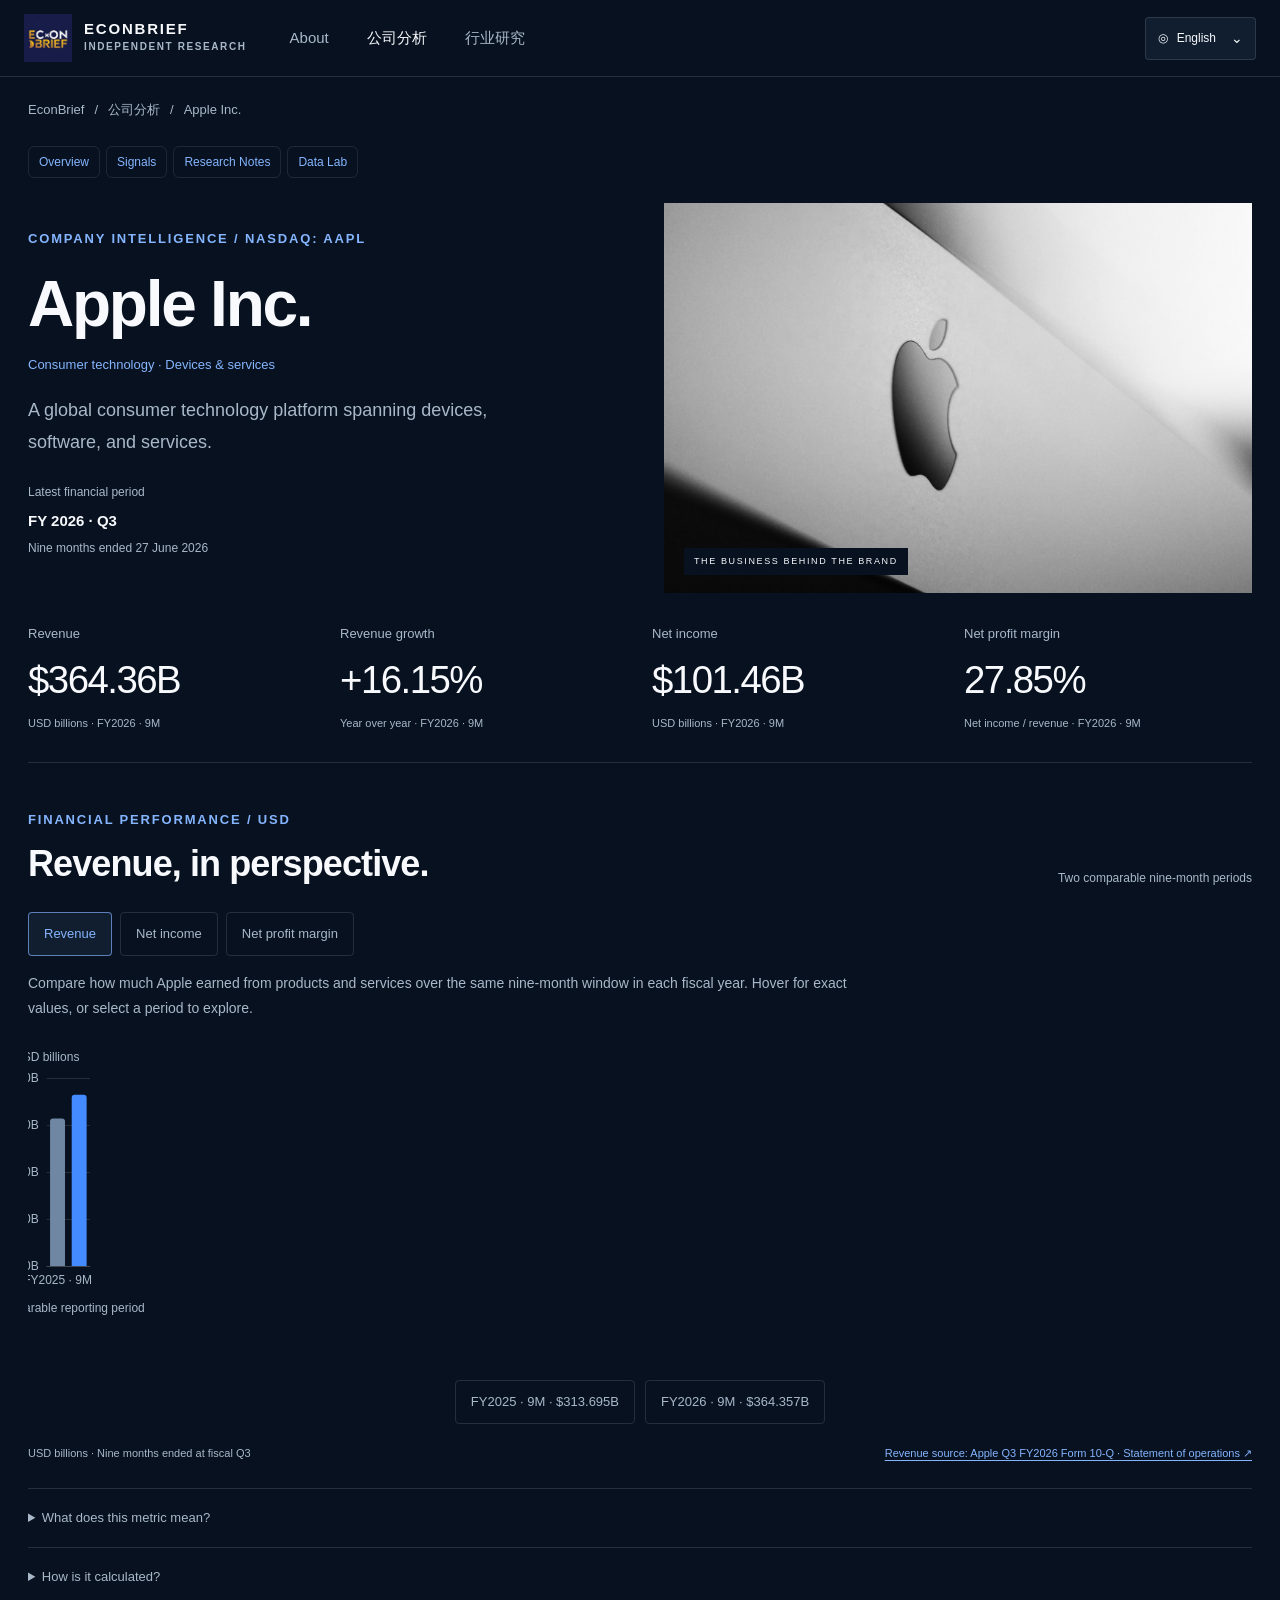
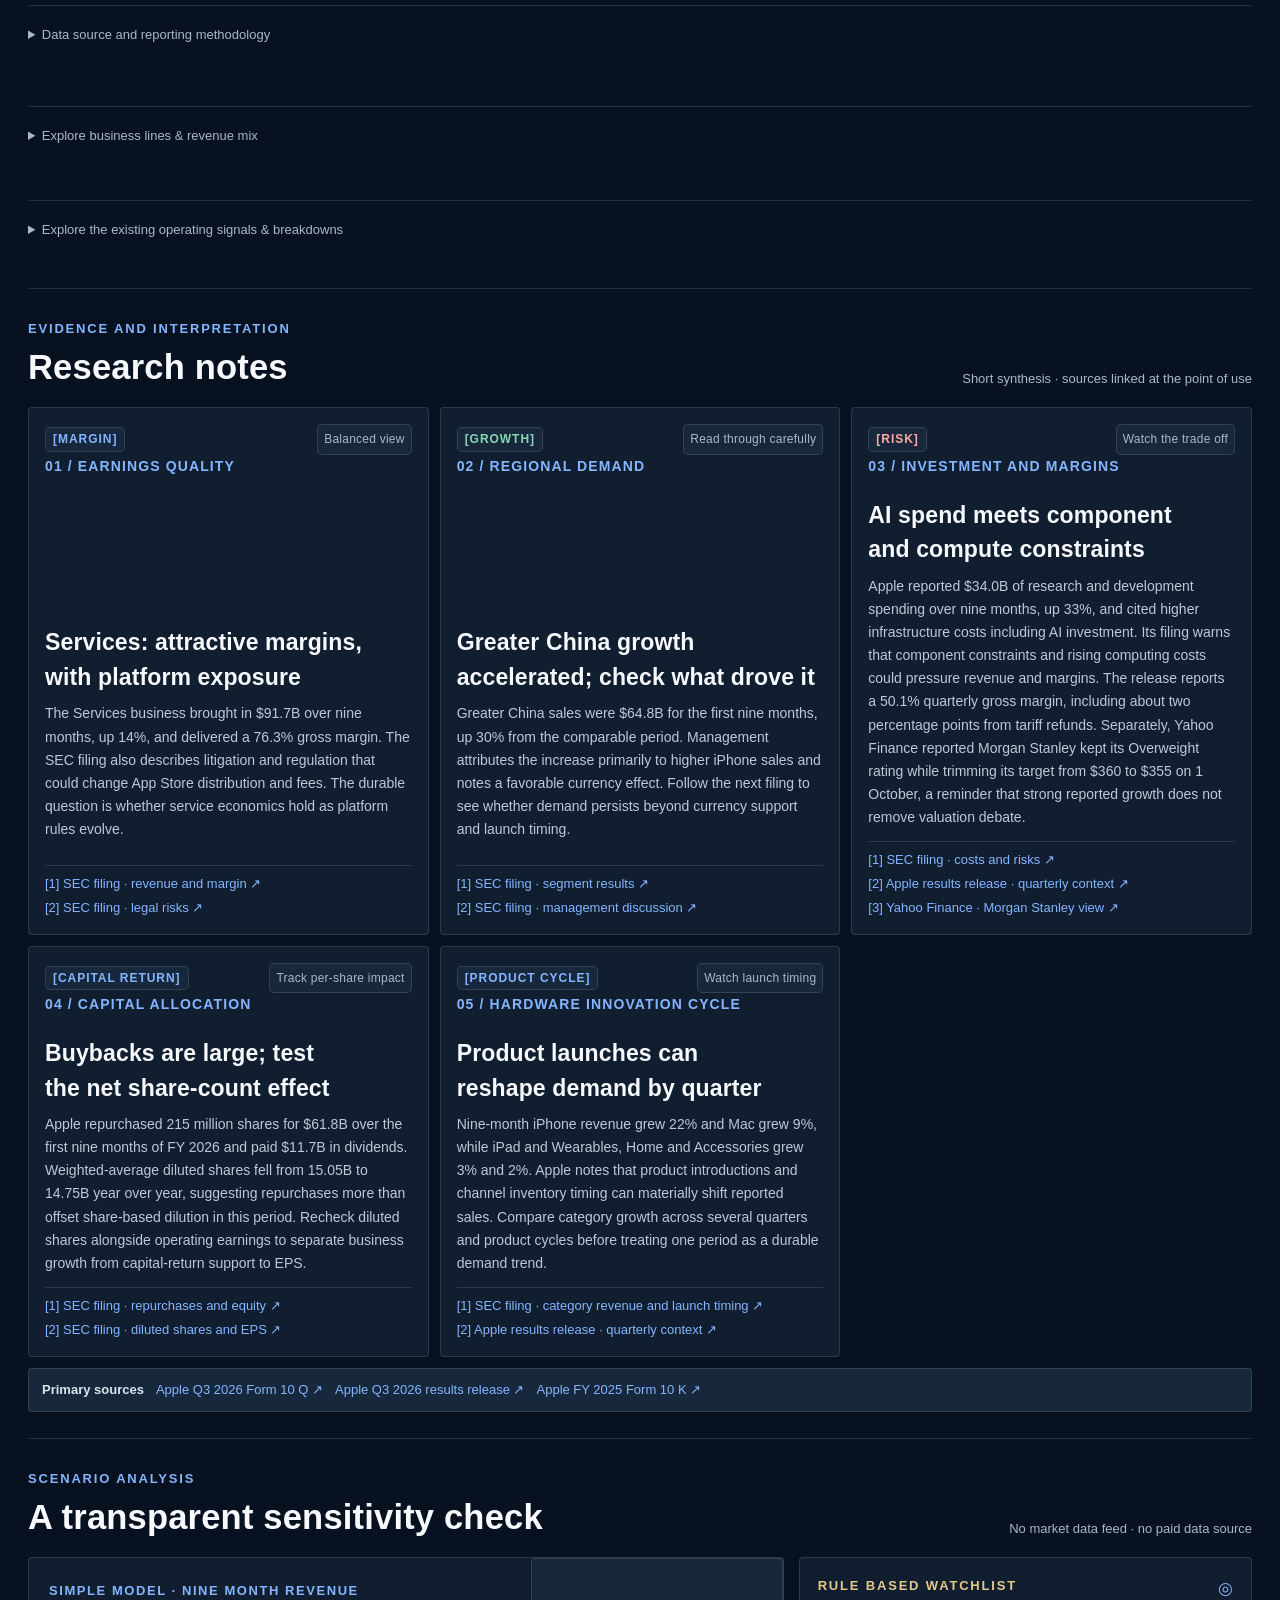
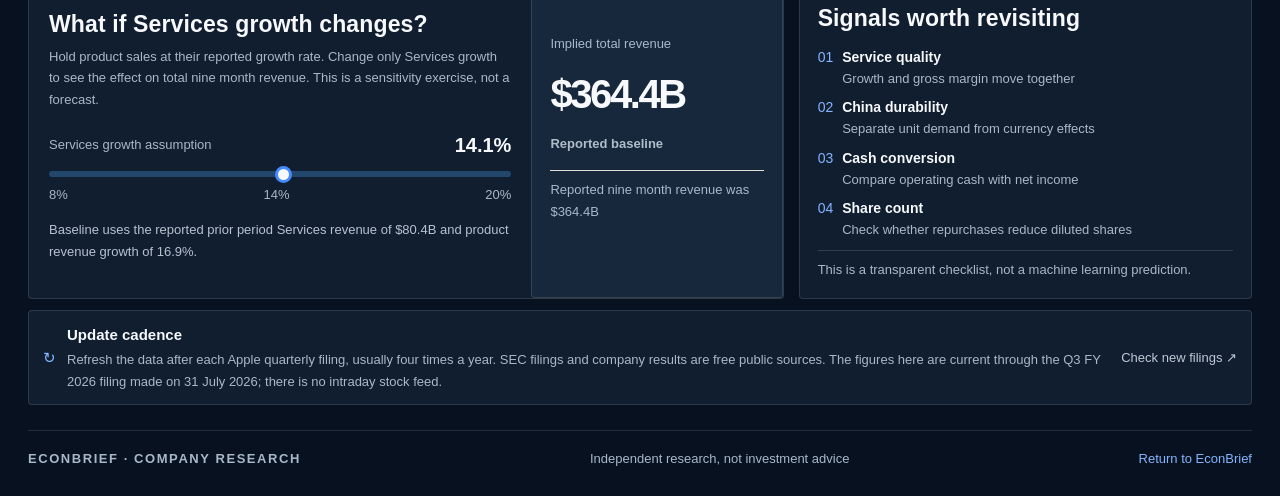
<file: companies/apple.html>
<!DOCTYPE html>
<html lang="en">
<head>
  <meta charset="UTF-8" />
  <meta name="viewport" content="width=device-width, initial-scale=1.0" />
  <meta name="theme-color" content="#07111F" />
  <meta name="description" content="An evidence led Apple company hub with durable business signals, cited research, and a transparent scenario model." />
  <title>Apple Inc. (AAPL) | EconBrief Company Hub</title>
  <link rel="icon" type="image/png" href="../assets/logo.png" />
  <link rel="stylesheet" href="../assets/platform.css" />
  <link rel="stylesheet" href="company-hub.css" />
<link rel="stylesheet" href="../assets/language.css"><link rel="stylesheet" href="../assets/design-system.css"><link rel="stylesheet" href="company-performance.css"></head>
<body class="company-page" data-company="apple">
  <header class="global-header">
    <div class="global-header-inner">
      <a class="global-brand" href="../index.html" aria-label="EconBrief home">
        <img src="../assets/logo.png" alt="EconBrief logo" />
        <span class="global-brand-copy"><strong>ECONBRIEF</strong><small>INDEPENDENT RESEARCH</small></span>
      </a>
      <details class="language-picker notranslate" translate="no" data-native-language="en" data-page-url="https://econbriefsite.netlify.app/companies/apple.html"><summary aria-label="选择语言 / Choose language"><span aria-hidden="true">◎</span> <span data-language-label>English</span><span class="language-chevron" aria-hidden="true">⌄</span></summary><div class="language-options"><a href="https://translate.google.com/translate?sl=auto&amp;tl=zh-CN&amp;hl=zh-CN&amp;u=https%3A%2F%2Feconbriefsite.netlify.app%2Fcompanies%2Fapple.html" lang="zh-CN" hreflang="zh-CN" data-language="zh-CN">中文</a><a href="https://econbriefsite.netlify.app/companies/apple.html" lang="en" hreflang="en" data-language="en">English</a><small>Google 自动翻译 / Auto-translate</small></div></details><button class="global-nav-toggle" type="button" aria-expanded="false" aria-controls="global-navigation">Menu</button>
      <nav class="global-nav" id="global-navigation" data-open="false" aria-label="Primary navigation">
        <a href="../about.html">About</a>
        <a href="index.html" aria-current="page">公司分析</a>
        <a href="../industries.html">行业研究</a>

      </nav>
    </div>
  </header>

  <main class="page-wrap">
    <nav class="breadcrumb" aria-label="Breadcrumb">
      <a href="../index.html">EconBrief</a><span>/</span><a href="index.html">公司分析</a><span>/</span><span aria-current="page">Apple Inc.</span>
    </nav>
    <nav class="company-local-nav" aria-label="Apple research sections">
      <a href="#overview">Overview</a><a href="#signals">Signals</a><a href="#research">Research Notes</a><a href="#lab">Data Lab</a>
    </nav>

    <section class="overview-section" id="overview" aria-labelledby="company-title">
      <div class="financial-hero">
        <div class="financial-hero-copy"><p class="eyebrow">Company intelligence / NASDAQ: AAPL</p><h1 id="company-title">Apple Inc.</h1><p class="financial-industry">Consumer technology · Devices &amp; services</p><p class="company-description">A global consumer technology platform spanning devices, software, and services.</p><div class="report-stamp"><span>Latest financial period</span><strong>FY 2026 · Q3</strong><small>Nine months ended 27 June 2026</small></div></div>
        <div class="financial-hero-image"><img src="../assets/images/apple-detail.jpg" alt="Apple logo on the silver surface of an Apple device" width="1600" height="2400" fetchpriority="high"><span>THE BUSINESS BEHIND THE BRAND</span></div>
      </div>
      <section class="financial-snapshot" aria-label="Financial snapshot" id="financial-snapshot"></section>
      <section class="performance-section" aria-labelledby="performance-title">
        <div class="performance-heading"><div><p class="eyebrow" id="performance-kicker">Financial performance / USD</p><h2 id="performance-title">Revenue, in perspective.</h2></div><span class="performance-period">Two comparable nine-month periods</span></div>
        <div class="performance-controls" role="group" aria-label="Choose financial metric"><button type="button" data-metric="revenue" aria-pressed="true">Revenue</button><button type="button" data-metric="netIncome" aria-pressed="false">Net income</button><button type="button" data-metric="margin" aria-pressed="false">Net profit margin</button></div>
        <p id="performance-explanation" class="performance-explanation"></p>
        <div id="performance-chart" class="performance-chart" role="img" aria-label="Financial performance comparison"></div>
        <p id="performance-empty" class="performance-empty" hidden>No comparable data is available for this metric.</p>
        <div id="performance-points" class="performance-points" role="group" aria-label="Select a reporting period to explore"></div>
        <p class="performance-source"><span id="performance-unit"></span><a id="performance-source" target="_blank" rel="noopener noreferrer">Source: Apple Q3 FY2026 Form 10-Q ↗</a></p>
        <section id="performance-detail" class="performance-detail" aria-labelledby="selected-period" aria-live="polite" hidden><button type="button" id="close-performance-detail" class="close-detail" aria-label="Close selected period explanation">×</button><p class="eyebrow" id="selected-period"></p><h3 id="selected-value"></h3><p id="selected-change"></p><p id="selected-explanation"></p><a id="selected-source" target="_blank" rel="noopener noreferrer">Read the underlying statement ↗</a></section>
        <div class="performance-method">
          <details><summary>What does this metric mean?</summary><p id="metric-definition"></p></details>
          <details><summary>How is it calculated?</summary><p id="metric-formula"></p></details>
          <details><summary>Data source and reporting methodology</summary><p>Both observations cover nine months through each fiscal third quarter. They are cumulative year-to-date figures, not standalone Q3 or full-year results. Revenue is summed from the existing product and services categories; net income comes from the existing cash-flow comparison. Both were checked against the consolidated statement of operations in the linked 10-Q. USD amounts are stored in billions. Margin is calculated as net income divided by revenue. Missing values are not treated as zero or interpolated. Only two periods are available; no multi-year range controls are shown.</p></details>
        </div>
        <noscript><p>Enable JavaScript to explore the chart. The source statement remains available in the existing research links below.</p></noscript>
      </section>
      <details class="legacy-overview"><summary>Explore business lines &amp; revenue mix</summary>
      <div class="overview-grid">
        <article class="profile-card">
          <div class="profile-topline"><span class="profile-symbol" aria-hidden="true">A</span><span class="profile-label">Business profile</span></div>
          <p class="profile-intro">Apple connects devices, software, and services in an integrated ecosystem. Explore its major business lines and their latest reported sales mix.</p>
          <section class="business-preview" aria-labelledby="business-preview-title">
            <div class="business-preview-heading"><div><span class="profile-kicker">Operating ecosystem</span><h2 id="business-preview-title">Business architecture</h2></div><span class="preview-hint">Select a business line</span></div>
            <div class="business-tiles" role="group" aria-label="Apple business lines">
              <button class="business-tile is-active" type="button" data-business="iPhone" aria-pressed="true"><span class="tile-index">01</span><strong>iPhone</strong><span class="tile-caption">Core device</span></button>
              <button class="business-tile" type="button" data-business="Mac" aria-pressed="false"><span class="tile-index">02</span><strong>Mac</strong><span class="tile-caption">Personal computing</span></button>
              <button class="business-tile" type="button" data-business="iPad" aria-pressed="false"><span class="tile-index">03</span><strong>iPad</strong><span class="tile-caption">Tablet platform</span></button>
              <button class="business-tile" type="button" data-business="Services" aria-pressed="false"><span class="tile-index">04</span><strong>Services</strong><span class="tile-caption">Recurring layer</span></button>
              <button class="business-tile" type="button" data-business="Wearables and accessories" aria-pressed="false"><span class="tile-index">05</span><strong>Wearables</strong><span class="tile-caption">Accessories &amp; home</span></button>
            </div>
            <div class="business-detail" aria-live="polite" aria-atomic="true"><span class="business-detail-label">Nine-month reported revenue</span><strong id="business-revenue">—</strong><span id="business-growth">—</span></div>
          </section>
          <div class="profile-facts">
            <div><span>Headquarters</span><strong>Cupertino, California</strong></div>
            <div><span>Fiscal year end</span><strong>September</strong></div>
            <div><span>Core segments</span><strong>Products and Services</strong></div>
          </div>
          <div class="link-row" aria-label="Company and public data links">
            <a class="link-primary" href="https://www.apple.com/" target="_blank" rel="noopener noreferrer">Company website <span aria-hidden="true">↗</span></a>
            <a href="https://investor.apple.com/" target="_blank" rel="noopener noreferrer">Investor relations <span aria-hidden="true">↗</span></a>
            <a href="https://www.sec.gov/edgar/browse/?CIK=320193&owner=exclude" target="_blank" rel="noopener noreferrer">SEC filings <span aria-hidden="true">↗</span></a>
            <a href="https://finance.yahoo.com/quote/AAPL/" target="_blank" rel="noopener noreferrer">Yahoo Finance <span aria-hidden="true">↗</span></a>
            <a href="https://www.tradingview.com/symbols/NASDAQ-AAPL/" target="_blank" rel="noopener noreferrer">TradingView <span aria-hidden="true">↗</span></a>
          </div>
        </article>

        <article class="mix-card" aria-labelledby="mix-title">
          <div class="card-heading"><div><p class="eyebrow">Revenue quality</p><h2 id="mix-title">A growing services layer</h2></div><span class="period-chip">Nine months · FY 2026</span></div>
          <div class="mix-visual">
            <div class="donut-wrap" role="img" aria-label="Services represented 25.2 percent of Apple revenue in the nine months ended June 27, 2026">
              <svg class="donut" viewBox="0 0 120 120" aria-hidden="true">
                <circle class="donut-track" cx="60" cy="60" r="45" />
                <circle class="donut-value" cx="60" cy="60" r="45" />
              </svg>
              <div class="donut-label"><strong id="service-share">25.2%</strong><span>Services share</span></div>
            </div>
            <div class="mix-legend">
              <div><i class="legend-gold"></i><span>Services</span><strong>$91.7B</strong></div>
              <div><i class="legend-navy"></i><span>Products</span><strong>$272.6B</strong></div>
              <p>Services generated about one quarter of reported revenue, with a materially higher gross margin than products.</p>
            </div>
          </div>
          <a class="source-link" href="https://www.sec.gov/Archives/edgar/data/320193/000032019326000020/aapl-20260627.htm" target="_blank" rel="noopener noreferrer">Source: Apple Q3 2026 Form 10 Q, pages 1 and 15 ↗</a>
        </article>
      </div>
      </details>
    </section>

    <details class="content-section legacy-signals" id="signals"><summary>Explore the existing operating signals &amp; breakdowns</summary>
<div>
      <div class="section-heading">
        <div><p class="eyebrow">Quarterly operating signals</p><h2 id="signals-title">The business beneath the share price</h2></div>
        <div class="section-note"><span class="live-dot"></span>Latest filed data · Nine months ended 27 June 2026</div>
      </div>

      <div class="signal-grid" id="signal-grid" aria-live="polite"></div>

      <div class="chart-grid">
        <article class="chart-card">
          <div class="card-heading"><div><p class="eyebrow">Revenue composition</p><h3>Five product lines, one ecosystem</h3></div><span class="chart-key"><i class="legend-pale"></i>FY 2025<i class="legend-gold"></i>FY 2026</span></div>
          <p class="chart-subtitle">Nine month sales by category · USD billions</p>
          <div id="revenue-chart" class="revenue-chart" role="img" aria-label="Comparison of Apple product category revenue for the first nine months of fiscal 2025 and fiscal 2026"></div>
          <p class="chart-footnote">The iPhone remains the largest revenue engine. Services is the fastest growing large category after iPhone in this period.</p>
        </article>

        <article class="chart-card cash-card">
          <div class="card-heading"><div><p class="eyebrow">Cash generation</p><h3>Cash comfortably funds investment</h3></div><span class="period-chip">Nine month comparison</span></div>
          <div id="cash-chart" class="cash-chart" role="img" aria-label="Comparison of cash from operations and capital expenditure for fiscal 2025 and fiscal 2026"></div>
          <div class="cash-summary" id="cash-summary"></div>
          <p class="chart-footnote">Free cash flow is calculated here as operating cash flow less property and equipment purchases. It is not a company reported measure.</p>
        </article>
      </div>

      <div class="signal-takeaway"><span class="takeaway-mark" aria-hidden="true">◆</span><p><strong>Long term lens</strong><span>Track service economics, cash conversion, reinvestment, and share count once per filing. These are slower moving measures of business quality, not a substitute for valuation or risk analysis.</span></p><a href="#research">Read the evidence <span aria-hidden="true">→</span></a></div>
    </div></details>

    <section class="content-section research-section" id="research" aria-labelledby="research-title">
      <div class="section-heading">
        <div><p class="eyebrow">Evidence and interpretation</p><h2 id="research-title">Research notes</h2></div>
        <span class="section-note">Short synthesis · sources linked at the point of use</span>
      </div>
      <div class="research-grid" id="research-grid"></div>
      <div class="source-strip"><strong>Primary sources</strong><a href="https://www.sec.gov/Archives/edgar/data/320193/000032019326000020/aapl-20260627.htm" target="_blank" rel="noopener noreferrer">Apple Q3 2026 Form 10 Q ↗</a><a href="https://www.apple.com/newsroom/2026/07/apple-reports-third-quarter-results/" target="_blank" rel="noopener noreferrer">Apple Q3 2026 results release ↗</a><a href="https://www.sec.gov/Archives/edgar/data/320193/000032019325000079/aapl-20250927.htm" target="_blank" rel="noopener noreferrer">Apple FY 2025 Form 10 K ↗</a></div>
    </section>

    <section class="content-section lab-section" id="lab" aria-labelledby="lab-title">
      <div class="section-heading">
        <div><p class="eyebrow">Scenario analysis</p><h2 id="lab-title">A transparent sensitivity check</h2></div>
        <span class="section-note">No market data feed · no paid data source</span>
      </div>
      <div class="lab-grid">
        <article class="scenario-card">
          <div class="scenario-copy"><span class="model-label">Simple model · nine month revenue</span><h3>What if Services growth changes?</h3><p>Hold product sales at their reported growth rate. Change only Services growth to see the effect on total nine month revenue. This is a sensitivity exercise, not a forecast.</p>
            <label class="range-label" for="services-growth"><span>Services growth assumption</span><strong id="growth-output">14%</strong></label>
            <input id="services-growth" type="range" min="8" max="20" step="0.1" value="14.1" aria-describedby="model-note" />
            <div class="range-scale"><span>8%</span><span>14%</span><span>20%</span></div>
            <p class="model-note" id="model-note">Baseline uses the reported prior period Services revenue of $80.4B and product revenue growth of 16.9%.</p>
          </div>
          <div class="scenario-output" aria-live="polite" aria-atomic="true"><span>Implied total revenue</span><strong id="scenario-revenue">$364.4B</strong><span id="scenario-delta" class="scenario-delta">Reported baseline</span><div class="output-rule"></div><small>Reported nine month revenue was $364.4B</small></div>
        </article>

        <aside class="watch-card"><div class="watch-icon" aria-hidden="true">◎</div><p class="eyebrow">Rule based watchlist</p><h3>Signals worth revisiting</h3><ul><li><span class="watch-index">01</span><span><strong>Service quality</strong>Growth and gross margin move together</span></li><li><span class="watch-index">02</span><span><strong>China durability</strong>Separate unit demand from currency effects</span></li><li><span class="watch-index">03</span><span><strong>Cash conversion</strong>Compare operating cash with net income</span></li><li><span class="watch-index">04</span><span><strong>Share count</strong>Check whether repurchases reduce diluted shares</span></li></ul><p class="watch-footnote">This is a transparent checklist, not a machine learning prediction.</p></aside>
      </div>
      <div class="update-note"><span class="update-icon" aria-hidden="true">↻</span><p><strong>Update cadence</strong><span>Refresh the data after each Apple quarterly filing, usually four times a year. SEC filings and company results are free public sources. The figures here are current through the Q3 FY 2026 filing made on 31 July 2026; there is no intraday stock feed.</span></p><a href="https://www.sec.gov/edgar/browse/?CIK=320193&owner=exclude" target="_blank" rel="noopener noreferrer">Check new filings ↗</a></div>
    </section>

    <footer class="page-footer"><span>ECONBRIEF · COMPANY RESEARCH</span><span>Independent research, not investment advice</span><a href="../index.html">Return to EconBrief</a></footer>
  </main>
  <script src="company-data.js"></script>
  <script src="company-hub.js"></script>
  <script src="../assets/vendor/echarts-5.6.0.min.js"></script>
  <script src="financial-adapter.js"></script>
  <script src="company-performance.js"></script>
  <script src="../assets/platform.js"></script>
<script src="../assets/language.js"></script></body>
</html>
</file>
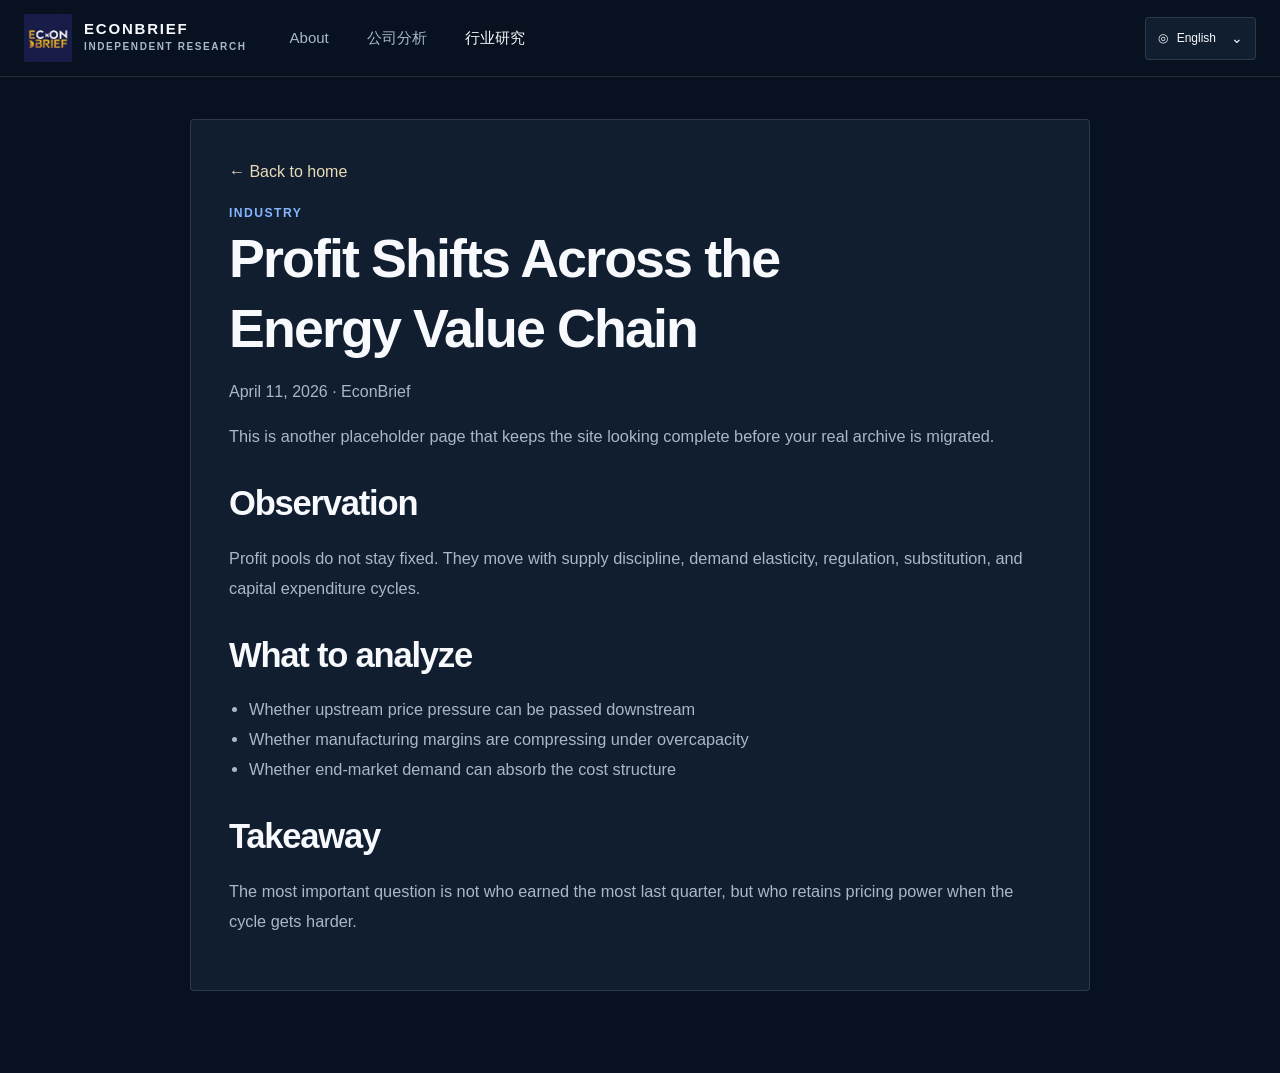
<file: posts/energy-chain.html>
<!DOCTYPE html>
<html lang="en">
<head>
  <meta charset="UTF-8" />
  <meta name="viewport" content="width=device-width, initial-scale=1.0" />
  <title>Profit Shifts Across the Energy Value Chain | EconBrief</title>
  <meta name="description" content="A structured look at how pricing power and profit pools move across the energy value chain." />
  <meta name="theme-color" content="#07111F" />
  <link rel="icon" type="image/png" href="../assets/logo.png" />
  <link rel="stylesheet" href="../styles.css" />
  <link rel="stylesheet" href="../assets/platform.css" />
<link rel="stylesheet" href="../assets/language.css"><link rel="stylesheet" href="../assets/design-system.css"></head>
<body class="article-page platform-body">
  <header class="global-header">
    <div class="global-header-inner">
      <a class="global-brand" href="../index.html" aria-label="EconBrief home"><img src="../assets/logo.png" alt="EconBrief logo" /><span class="global-brand-copy"><strong>ECONBRIEF</strong><small>INDEPENDENT RESEARCH</small></span></a>
      <details class="language-picker notranslate" translate="no" data-native-language="en" data-page-url="https://econbriefsite.netlify.app/posts/energy-chain.html"><summary aria-label="选择语言 / Choose language"><span aria-hidden="true">◎</span> <span data-language-label>English</span><span class="language-chevron" aria-hidden="true">⌄</span></summary><div class="language-options"><a href="https://translate.google.com/translate?sl=auto&amp;tl=zh-CN&amp;hl=zh-CN&amp;u=https%3A%2F%2Feconbriefsite.netlify.app%2Fposts%2Fenergy-chain.html" lang="zh-CN" hreflang="zh-CN" data-language="zh-CN">中文</a><a href="https://econbriefsite.netlify.app/posts/energy-chain.html" lang="en" hreflang="en" data-language="en">English</a><small>Google 自动翻译 / Auto-translate</small></div></details><button class="global-nav-toggle" type="button" aria-expanded="false" aria-controls="global-navigation">Menu</button>
      <nav class="global-nav" id="global-navigation" data-open="false" aria-label="Primary navigation"><a href="../about.html">About</a><a href="../companies/index.html">公司分析</a><a href="../industries.html" aria-current="page">行业研究</a></nav>
    </div>
  </header>
  <main>
    <article class="article">
      <a class="back-link" href="../index.html">← Back to home</a>
      <div class="kicker">Industry</div>
      <h1>Profit Shifts Across the Energy Value Chain</h1>
      <div class="article-meta">April 11, 2026 · EconBrief</div>
      <p>This is another placeholder page that keeps the site looking complete before your real archive is migrated.</p>
      <h2>Observation</h2>
      <p>Profit pools do not stay fixed. They move with supply discipline, demand elasticity, regulation, substitution, and capital expenditure cycles.</p>
      <h2>What to analyze</h2>
      <ul>
        <li>Whether upstream price pressure can be passed downstream</li>
        <li>Whether manufacturing margins are compressing under overcapacity</li>
        <li>Whether end-market demand can absorb the cost structure</li>
      </ul>
      <h2>Takeaway</h2>
      <p>The most important question is not who earned the most last quarter, but who retains pricing power when the cycle gets harder.</p>
    </article>
  </main>
  <script src="../assets/platform.js"></script>
<script src="../assets/language.js"></script></body>
</html>
</file>
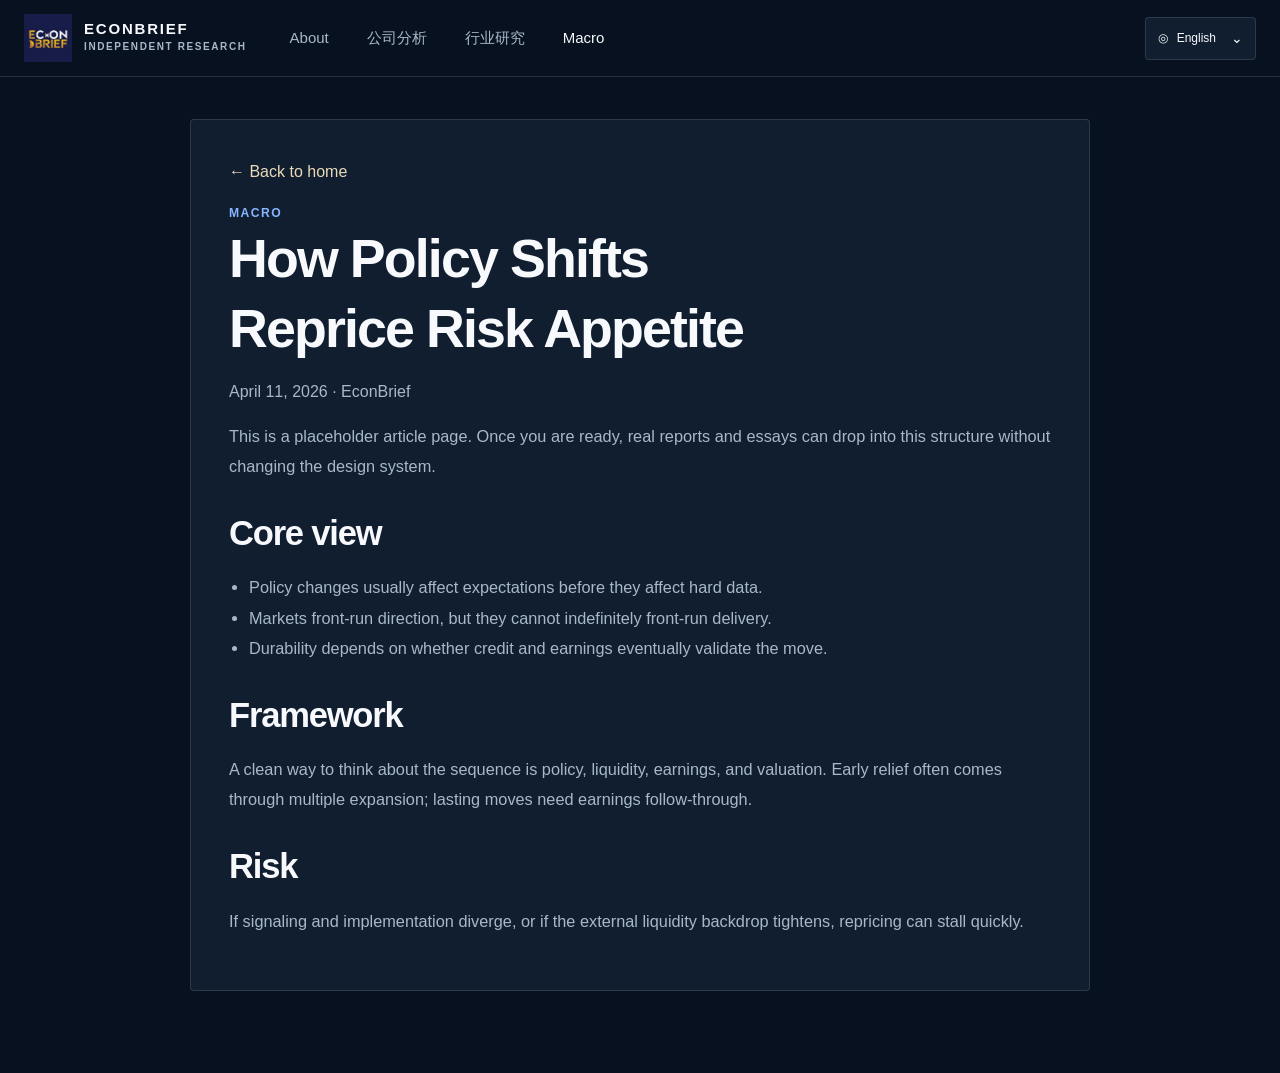
<file: posts/policy-cycle.html>
<!DOCTYPE html>
<html lang="en">
<head>
  <meta charset="UTF-8" />
  <meta name="viewport" content="width=device-width, initial-scale=1.0" />
  <title>How Policy Shifts Reprice Risk Appetite | EconBrief</title>
  <meta name="description" content="A simple framework for understanding how policy shifts affect liquidity, earnings expectations, and valuation." />
  <meta name="theme-color" content="#07111F" />
  <link rel="icon" type="image/png" href="../assets/logo.png" />
  <link rel="stylesheet" href="../styles.css" />
  <link rel="stylesheet" href="../assets/platform.css" />
<link rel="stylesheet" href="../assets/language.css"><link rel="stylesheet" href="../assets/design-system.css"></head>
<body class="article-page platform-body">
  <header class="global-header">
    <div class="global-header-inner">
      <a class="global-brand" href="../index.html" aria-label="EconBrief home"><img src="../assets/logo.png" alt="EconBrief logo" /><span class="global-brand-copy"><strong>ECONBRIEF</strong><small>INDEPENDENT RESEARCH</small></span></a>
      <details class="language-picker notranslate" translate="no" data-native-language="en" data-page-url="https://econbriefsite.netlify.app/posts/policy-cycle.html"><summary aria-label="选择语言 / Choose language"><span aria-hidden="true">◎</span> <span data-language-label>English</span><span class="language-chevron" aria-hidden="true">⌄</span></summary><div class="language-options"><a href="https://translate.google.com/translate?sl=auto&amp;tl=zh-CN&amp;hl=zh-CN&amp;u=https%3A%2F%2Feconbriefsite.netlify.app%2Fposts%2Fpolicy-cycle.html" lang="zh-CN" hreflang="zh-CN" data-language="zh-CN">中文</a><a href="https://econbriefsite.netlify.app/posts/policy-cycle.html" lang="en" hreflang="en" data-language="en">English</a><small>Google 自动翻译 / Auto-translate</small></div></details><button class="global-nav-toggle" type="button" aria-expanded="false" aria-controls="global-navigation">Menu</button>
      <nav class="global-nav" id="global-navigation" data-open="false" aria-label="Primary navigation"><a href="../about.html">About</a><a href="../companies/index.html">公司分析</a><a href="../industries.html">行业研究</a><a href="../macro.html" aria-current="page">Macro</a></nav>
    </div>
  </header>
  <main>
    <article class="article">
      <a class="back-link" href="../index.html">← Back to home</a>
      <div class="kicker">Macro</div>
      <h1>How Policy Shifts Reprice Risk Appetite</h1>
      <div class="article-meta">April 11, 2026 · EconBrief</div>
      <p>This is a placeholder article page. Once you are ready, real reports and essays can drop into this structure without changing the design system.</p>
      <h2>Core view</h2>
      <ul>
        <li>Policy changes usually affect expectations before they affect hard data.</li>
        <li>Markets front-run direction, but they cannot indefinitely front-run delivery.</li>
        <li>Durability depends on whether credit and earnings eventually validate the move.</li>
      </ul>
      <h2>Framework</h2>
      <p>A clean way to think about the sequence is policy, liquidity, earnings, and valuation. Early relief often comes through multiple expansion; lasting moves need earnings follow-through.</p>
      <h2>Risk</h2>
      <p>If signaling and implementation diverge, or if the external liquidity backdrop tightens, repricing can stall quickly.</p>
    </article>
  </main>
  <script src="../assets/platform.js"></script>
<script src="../assets/language.js"></script></body>
</html>
</file>
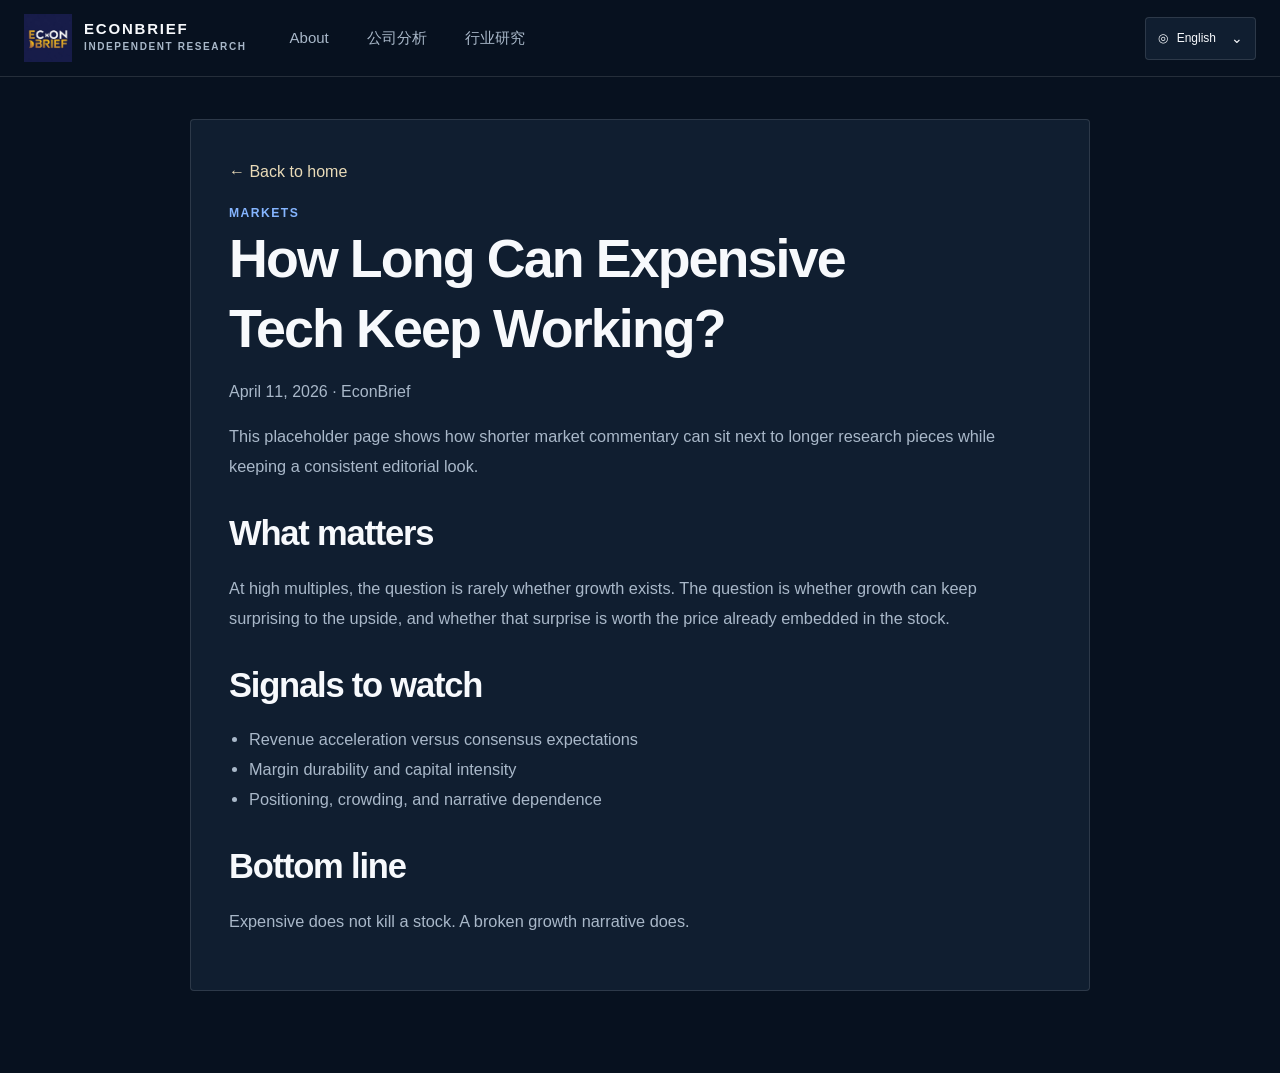
<file: posts/tech-valuations.html>
<!DOCTYPE html>
<html lang="en">
<head>
  <meta charset="UTF-8" />
  <meta name="viewport" content="width=device-width, initial-scale=1.0" />
  <title>How Long Can Expensive Tech Keep Working? | EconBrief</title>
  <meta name="description" content="What matters when narrative strength begins to outrun fundamentals in expensive technology names." />
  <meta name="theme-color" content="#07111F" />
  <link rel="icon" type="image/png" href="../assets/logo.png" />
  <link rel="stylesheet" href="../styles.css" />
  <link rel="stylesheet" href="../assets/platform.css" />
<link rel="stylesheet" href="../assets/language.css"><link rel="stylesheet" href="../assets/design-system.css"></head>
<body class="article-page platform-body">
  <header class="global-header">
    <div class="global-header-inner">
      <a class="global-brand" href="../index.html" aria-label="EconBrief home"><img src="../assets/logo.png" alt="EconBrief logo" /><span class="global-brand-copy"><strong>ECONBRIEF</strong><small>INDEPENDENT RESEARCH</small></span></a>
      <details class="language-picker notranslate" translate="no" data-native-language="en" data-page-url="https://econbriefsite.netlify.app/posts/tech-valuations.html"><summary aria-label="选择语言 / Choose language"><span aria-hidden="true">◎</span> <span data-language-label>English</span><span class="language-chevron" aria-hidden="true">⌄</span></summary><div class="language-options"><a href="https://translate.google.com/translate?sl=auto&amp;tl=zh-CN&amp;hl=zh-CN&amp;u=https%3A%2F%2Feconbriefsite.netlify.app%2Fposts%2Ftech-valuations.html" lang="zh-CN" hreflang="zh-CN" data-language="zh-CN">中文</a><a href="https://econbriefsite.netlify.app/posts/tech-valuations.html" lang="en" hreflang="en" data-language="en">English</a><small>Google 自动翻译 / Auto-translate</small></div></details><button class="global-nav-toggle" type="button" aria-expanded="false" aria-controls="global-navigation">Menu</button>
      <nav class="global-nav" id="global-navigation" data-open="false" aria-label="Primary navigation"><a href="../about.html">About</a><a href="../companies/index.html">公司分析</a><a href="../industries.html">行业研究</a></nav>
    </div>
  </header>
  <main>
    <article class="article">
      <a class="back-link" href="../index.html">← Back to home</a>
      <div class="kicker">Markets</div>
      <h1>How Long Can Expensive Tech Keep Working?</h1>
      <div class="article-meta">April 11, 2026 · EconBrief</div>
      <p>This placeholder page shows how shorter market commentary can sit next to longer research pieces while keeping a consistent editorial look.</p>
      <h2>What matters</h2>
      <p>At high multiples, the question is rarely whether growth exists. The question is whether growth can keep surprising to the upside, and whether that surprise is worth the price already embedded in the stock.</p>
      <h2>Signals to watch</h2>
      <ul>
        <li>Revenue acceleration versus consensus expectations</li>
        <li>Margin durability and capital intensity</li>
        <li>Positioning, crowding, and narrative dependence</li>
      </ul>
      <h2>Bottom line</h2>
      <p>Expensive does not kill a stock. A broken growth narrative does.</p>
    </article>
  </main>
  <script src="../assets/platform.js"></script>
<script src="../assets/language.js"></script></body>
</html>
</file>
<file: assets/editorial.css>
:root{--ink:#081522;--deep:#06101a;--paper:#f4f3ee;--white:#f6f5f0;--gold:#d9cba8;--muted:#9daebc;--line:rgba(220,229,238,.16)}*{box-sizing:border-box}html{scroll-behavior:smooth;scroll-padding-top:95px}body{margin:0;background:var(--ink);color:var(--white);font-family:Arial,'PingFang SC','Microsoft YaHei',sans-serif;-webkit-font-smoothing:antialiased;line-height:1.6}body:before{content:'';position:absolute;z-index:-1;inset:0 0 auto;height:1100px;pointer-events:none;background:radial-gradient(ellipse at 78% 0,rgba(53,96,130,.18),transparent 55%),linear-gradient(90deg,transparent 49.8%,rgba(160,188,207,.035) 50%,transparent 50.2%);background-size:auto,90px 90px}a{color:inherit;text-decoration:none}button,input{font:inherit}button,a,input{touch-action:manipulation}button{cursor:pointer}a:focus-visible,button:focus-visible,input:focus-visible{outline:2px solid var(--gold);outline-offset:6px}img{display:block;width:100%;height:100%;object-fit:cover}h1,h2,h3,p{margin-top:0}h1,h2,h3{font-weight:500}a,button{ -webkit-tap-highlight-color:transparent}.wrap{width:min(1376px,calc(100% - 112px));margin-inline:auto}.gold{color:var(--gold)}.site-nav{height:88px;display:flex;align-items:center;justify-content:space-between;gap:30px;padding:0 56px;border-bottom:1px solid var(--line);position:relative;z-index:20;background:rgba(8,21,34,.96)}.wordmark{display:inline-flex;align-items:center;font-size:22px;font-weight:700;letter-spacing:-.8px;white-space:nowrap}.wordmark span{font-weight:400}.wordmark i{width:5px;height:5px;background:var(--gold);margin:12px 0 0 5px}.site-nav nav{display:flex;gap:46px;height:100%;align-items:center}.site-nav nav a{font-size:14px;color:#c5cfd5;height:100%;display:flex;align-items:center;position:relative}.site-nav nav a:hover,.site-nav nav a[aria-current]{color:var(--gold)}.site-nav nav a[aria-current]:after{content:'';position:absolute;bottom:0;left:0;right:0;height:2px;background:var(--gold)}.nav-note{font-size:10px;letter-spacing:1.7px;color:#94a5b3}.menu-toggle{display:none}.eyebrow{font-size:10px;letter-spacing:2px;font-weight:500;color:var(--gold);display:block}.intro{padding-top:55px;padding-bottom:44px}.intro>.eyebrow{display:flex;justify-content:space-between;color:var(--muted)}.intro-grid{display:grid;grid-template-columns:1.7fr 1fr;align-items:end;gap:40px;margin-top:32px}.intro h1{font-size:clamp(40px,4.3vw,66px);line-height:1.25;letter-spacing:-2px;margin-bottom:0}.intro-aside{max-width:350px;justify-self:end}.intro-aside p{font-size:15px;color:#b7c3cc;line-height:1.95;margin-bottom:22px}.text-link{font-size:13px;display:inline-flex;gap:26px;align-items:center;border-bottom:1px solid currentColor;padding-bottom:7px}.text-link:hover{color:var(--gold)}.entry-grid{display:grid;grid-template-columns:1.35fr 1fr .8fr;gap:16px;margin-bottom:72px}.photo-entry,.about-entry{height:430px;position:relative;overflow:hidden;background:#132a3c;display:flex;flex-direction:column;justify-content:space-between;padding:25px;isolation:isolate}.photo-entry img{position:absolute;inset:0;z-index:-2;transition:transform .65s ease;filter:saturate(.55)}.photo-entry:after{content:'';position:absolute;inset:0;z-index:-1;background:linear-gradient(180deg,rgba(4,15,26,.18),rgba(4,15,26,.08) 30%,rgba(4,15,26,.92))}.photo-entry:hover img,.industry-card:hover img{transform:scale(1.035)}.photo-top{display:flex;align-items:center;justify-content:space-between;gap:10px;font-size:10px;letter-spacing:1.8px;color:#eee}.round-arrow{border:1px solid rgba(255,255,255,.5);border-radius:50%;width:32px;height:32px;display:grid;place-items:center;font-size:17px;transition:background .2s}.photo-entry:hover .round-arrow,.about-entry:hover .round-arrow{background:var(--paper);color:var(--ink)}.mini-label{font-size:11px;color:#d1d9dc;letter-spacing:1px}.photo-copy h2{font-size:34px;line-height:1.4;margin:8px 0}.photo-copy p{font-size:13px;color:#c5cfd7;margin-bottom:25px}.photo-cta{display:flex;justify-content:space-between;padding-top:16px;border-top:1px solid rgba(255,255,255,.3);font-size:12px}.about-entry{background:#dcd6c6;color:var(--ink)}.about-entry .photo-top,.about-entry .mini-label{color:#4c5760}.about-entry .round-arrow{border-color:#7d827e}.about-entry h2{font-size:27px;margin-bottom:25px}.about-entry .photo-cta{border-color:rgba(8,21,34,.25)}.orbit{position:absolute;z-index:-1;left:50%;top:37%;width:180px;height:180px;transform:translate(-50%,-50%);display:grid;place-items:center}.orbit i{position:absolute;inset:0;border:1px solid rgba(8,21,34,.14);border-radius:50%;transform:rotate(35deg) scaleX(.6)}.orbit i:nth-child(2){transform:rotate(-35deg) scaleX(.6)}.orbit i:nth-child(3){transform:rotate(90deg) scaleX(.6)}.orbit b{font-size:75px;font-weight:400;font-family:Georgia,serif;color:rgba(8,21,34,.55)}.light-section{background:var(--paper);color:var(--ink);padding:57px 0 64px}.section-title{display:flex;align-items:end;justify-content:space-between;gap:25px;margin-bottom:28px}.section-title h2{font-size:27px;margin:9px 0 0}.light-section .eyebrow{color:#726346}.section-note{font-size:12px;color:#7f8a94}.feature-story{display:grid;grid-template-columns:1.2fr 1fr;background:#e9e8e3}.feature-image{height:330px;position:relative;overflow:hidden}.feature-image img{transition:transform .5s}.feature-story:hover img{transform:scale(1.025)}.feature-image>span{position:absolute;left:22px;bottom:20px;background:var(--ink);color:white;padding:6px 12px;font-size:11px}.feature-copy{padding:38px 50px}.feature-copy h3{font-size:32px;line-height:1.4;margin:18px 0}.feature-copy p{font-size:14px;color:#59646e;max-width:400px}.feature-copy .text-link:hover{color:#74603c}.method-strip{padding:72px 0;display:grid;grid-template-columns:1fr 1.8fr;gap:75px}.method-strip h2{font-size:29px;line-height:1.5;margin:16px 0 25px}.method-items{display:grid;grid-template-columns:repeat(3,1fr);gap:26px;padding-top:10px}.method-items article{border-top:1px solid var(--line);padding-top:18px}.method-items article>span{font-size:11px;color:var(--gold)}.method-items h3{font-size:18px;margin:30px 0 10px}.method-items p{font-size:13px;color:var(--muted)}.site-footer{padding:36px 56px 28px;background:var(--deep);border-top:1px solid var(--line);display:grid;grid-template-columns:1fr 1fr;gap:15px}.site-footer>p{font-size:12px;color:var(--muted);text-align:right;margin:0}.site-footer>div{display:flex;gap:25px;font-size:11px;color:#b6c1ca}.site-footer small{font-size:10px;color:#8b9aa6;text-align:right}.page-heading{padding-top:65px;padding-bottom:50px}.page-heading h1{font-size:clamp(36px,4vw,58px);line-height:1.35;letter-spacing:-1.5px;margin:25px 0 0}.page-heading>p{font-size:16px;color:var(--muted);margin-top:25px}.heading-row{display:flex;align-items:end;justify-content:space-between;gap:30px}.heading-row>p{color:var(--muted);font-size:14px;margin:0 0 7px}.catalog{padding-bottom:65px}.catalog-toolbar{display:flex;justify-content:space-between;align-items:center;border-top:1px solid var(--line);padding-top:28px;gap:25px}.catalog-toolbar h2{font-size:21px;margin:0}.catalog-toolbar h2 small{font-size:10px;color:var(--muted);font-weight:400;margin-left:15px}.search-field{border-bottom:1px solid #728493;display:flex;align-items:center;gap:10px;width:300px}.search-field>span{font-size:25px}.search-field input{min-width:0;width:100%;border:0;background:transparent;color:var(--white);padding:10px 0;font-size:13px;border-radius:0}.search-field input::placeholder{color:#a2b0ba}.filter-row{display:flex;gap:8px;align-items:center;margin:25px 0}.filter-row button{color:#aab7c3;background:transparent;border:1px solid var(--line);padding:7px 17px;font-size:12px}.filter-row button.selected{color:var(--ink);background:var(--gold);border-color:var(--gold)}.filter-row>span{margin-left:auto;font-size:11px;color:var(--muted)}.company-grid,.industry-grid{display:grid;grid-template-columns:repeat(3,minmax(0,1fr));gap:24px}.company-card{background:#102131;min-width:0}.company-card[hidden]{display:none}.catalog-image{height:250px;position:relative;overflow:hidden}.catalog-image img{transition:transform .5s;filter:saturate(.65)}a.company-card:hover img{transform:scale(1.04)}.status{position:absolute;top:16px;left:16px;background:rgba(8,21,34,.85);padding:5px 9px;font-size:10px;color:#d4dce2}.status.live{background:var(--paper);color:var(--ink)}.image-arrow{position:absolute;right:18px;bottom:14px;font-size:25px}.company-info{padding:24px}.company-info h3{font-size:26px;letter-spacing:-.5px;margin:10px 0 5px}.company-info h3>span{font-size:14px;margin-left:8px;color:#bac7cf}.company-info>p{font-size:13px;color:var(--muted)}.card-bottom{border-top:1px solid var(--line);padding-top:16px;margin-top:28px;display:flex;justify-content:space-between;gap:10px;font-size:10px;color:var(--muted)}a .card-bottom>span:last-child{color:var(--gold)}.graphic-consumer{background:#b9b3a8;background-image:radial-gradient(circle at 85% 20%,#eee9d9 0 10%,transparent 10.3%),linear-gradient(130deg,#c1c5c0,#7c919e);display:grid;place-items:center}.consumer-art{font-weight:700;font-size:49px;line-height:.95;letter-spacing:-3px;transform:rotate(-8deg);color:#183345}.consumer-art>span{display:block;font-size:8px;letter-spacing:2px;margin-top:15px}.catalog-note,.library-bottom>p{font-size:11px;color:var(--muted);margin:23px 0 0}.empty-state{padding:50px;text-align:center;color:var(--muted);border:1px solid var(--line)}[hidden]{display:none!important}.library-bottom{border-top:1px solid var(--line);padding:40px 0 65px}.library-bottom h2{font-size:27px;margin:16px 0 25px}.path-list{display:flex;flex-wrap:wrap;gap:15px 30px;font-size:13px;color:#c0cbd3}.path-list span{border-left:1px solid var(--gold);padding-left:14px}.industry-card{height:390px;position:relative;overflow:hidden;isolation:isolate;padding:25px;display:flex;align-items:end;background:#173348}.industry-card img{position:absolute;inset:0;z-index:-2;filter:saturate(.5);transition:transform .6s}.industry-card:after{content:'';position:absolute;inset:0;z-index:-1;background:linear-gradient(transparent,rgba(4,15,26,.95))}.industry-card h2{font-size:31px;margin:12px 0}.industry-card p{font-size:13px;color:#c1ccd4}.industry-card .text-link{margin-top:15px}.industry-details{padding-bottom:55px}.industry-details article{padding:30px 0;border-top:1px solid var(--line);scroll-margin-top:30px}.industry-details h2{font-size:23px;margin:15px 0}.industry-details p{font-size:14px;color:var(--muted);max-width:750px}.about-banner{height:360px;position:relative;isolation:isolate;padding:45px;display:flex;align-items:end;overflow:hidden}.about-banner img{position:absolute;inset:0;z-index:-2;filter:saturate(.3)}.about-banner:after{position:absolute;inset:0;z-index:-1;content:'';background:linear-gradient(90deg,rgba(8,21,34,.85),rgba(8,21,34,.1))}.about-banner h2{font-size:36px;line-height:1.5;margin:15px 0 0}.anchor-nav{display:flex;gap:35px;padding:25px 0;font-size:13px;border-bottom:1px solid var(--line)}.anchor-nav a:hover{color:var(--gold)}.reading-section{display:grid;grid-template-columns:1fr 2fr;gap:45px;padding:55px 0;border-bottom:1px solid var(--line)}.reading-section:last-child{border:0;margin-bottom:25px}.reading-section h2{font-size:29px;margin-bottom:23px}.reading-section p{font-size:15px;color:#b6c3cc;max-width:750px;line-height:1.9}.plain-steps{display:grid;grid-template-columns:repeat(3,1fr);gap:25px}.plain-steps h3{color:var(--gold);font-size:18px}.plain-steps p{font-size:13px}
@media(min-width:1600px){.entry-grid .photo-entry,.entry-grid .about-entry{height:490px}}
@media(max-width:1100px){.wrap{width:calc(100% - 64px)}.site-nav{padding-inline:32px}.nav-note{display:none}.entry-grid{grid-template-columns:1.15fr 1fr}.about-entry{grid-column:1/-1;height:220px;flex-direction:row}.about-entry .photo-top{align-self:start}.about-entry .photo-copy{width:55%;align-self:end}.about-entry h2{font-size:24px}.about-entry .orbit{left:25%;top:65%;width:140px;height:140px}.feature-copy{padding:30px}.method-strip{gap:35px}.company-grid{gap:16px}.catalog-image{height:210px}.company-info{padding:18px}.card-bottom{flex-direction:column}.industry-card{height:340px;padding:20px}.site-footer{padding-inline:32px}}
@media(max-width:700px){.wrap{width:calc(100% - 40px)}.site-nav{height:70px;padding-inline:20px}.wordmark{font-size:20px}.menu-toggle{display:flex;gap:15px;align-items:center;border:0;background:transparent;color:var(--white);padding:10px 0;font-size:12px}.site-nav nav{display:none;position:absolute;top:70px;left:0;right:0;height:auto;background:var(--deep);border-bottom:1px solid var(--line);padding:15px 20px;gap:0;flex-direction:column;align-items:stretch}.site-nav nav.is-open{display:flex}.site-nav nav a{padding:15px 0}.site-nav nav a[aria-current]:after{display:none}.intro{padding:34px 0}.intro>.eyebrow{font-size:8px;letter-spacing:1px}.intro-grid{grid-template-columns:1fr;gap:24px;margin-top:25px}.intro h1{font-size:40px;letter-spacing:-1px}.intro-aside{justify-self:start;max-width:none}.intro-aside p{font-size:13px;margin-bottom:14px}.intro-aside p br{display:none}.entry-grid{grid-template-columns:1fr;gap:14px;margin-bottom:40px}.photo-entry{height:360px;padding:22px}.entry-grid .photo-entry:nth-child(2){height:310px}.photo-copy h2{font-size:30px}.about-entry{grid-column:auto;height:245px;padding:22px}.about-entry .photo-copy{width:60%}.about-entry h2{font-size:22px}.about-entry .photo-top{font-size:8px;letter-spacing:1px;display:block}.about-entry .photo-top .round-arrow{margin-top:12px}.about-entry .orbit{left:21%;top:65%;width:120px;height:120px}.section-title{align-items:start;flex-direction:column;gap:12px}.section-title h2{font-size:25px}.light-section{padding:35px 0}.feature-story{grid-template-columns:1fr}.feature-image{height:240px}.feature-copy{padding:27px}.feature-copy h3{font-size:28px}.method-strip{grid-template-columns:1fr;gap:20px;padding:40px 0}.method-items{gap:15px}.method-items h3{font-size:16px;margin-top:18px}.method-items p{font-size:12px}.site-footer{padding:30px 20px;grid-template-columns:1fr}.site-footer>p,.site-footer small{text-align:left}.site-footer>div{flex-wrap:wrap;gap:20px}.page-heading{padding:38px 0 32px}.page-heading h1{font-size:36px;margin-top:20px;letter-spacing:-1px}.heading-row{align-items:start;flex-direction:column;gap:20px}.heading-row>p,.page-heading>p{font-size:13px}.catalog-toolbar{align-items:start;flex-direction:column;gap:18px}.search-field{width:100%}.company-grid,.industry-grid{grid-template-columns:1fr}.catalog-image{height:260px}.company-info{padding:23px}.card-bottom{flex-direction:row}.catalog{padding-bottom:40px}.industry-card{height:340px}.library-bottom h2{font-size:24px}.path-list{font-size:12px;gap:15px 20px}.industry-details h2{font-size:21px}.industry-details p{font-size:13px}.about-banner{height:300px;padding:25px}.about-banner h2{font-size:29px}.anchor-nav{gap:0;justify-content:space-between;font-size:11px}.reading-section{grid-template-columns:1fr;gap:18px;padding:35px 0}.reading-section h2{font-size:26px}.reading-section p{font-size:14px}.plain-steps{grid-template-columns:1fr;gap:10px}.plain-steps h3{margin-bottom:7px}}
@media(prefers-reduced-motion:reduce){html{scroll-behavior:auto}*,*:before,*:after{transition:none!important;animation:none!important}}
/* A quiet coordinate grid connects the entry page to the analytical subject. */
body{background-image:linear-gradient(rgba(166,194,215,.025) 1px,transparent 1px),linear-gradient(90deg,rgba(166,194,215,.025) 1px,transparent 1px);background-size:88px 88px}

/* Image art direction: cooler details, clear subjects, and quiet abstract forms. */
.photo-entry img{filter:saturate(.8)}
.photo-entry.main-entry img{object-position:55% 45%}
.photo-entry:not(.main-entry) img{object-position:40% center;filter:saturate(.8) brightness(1.25)}
.feature-image img,.catalog-image img[src*="apple-detail"],.industry-card img[src*="apple-detail"]{object-position:50% 54%}
.catalog-image img[src*="tesla-detail"],.industry-card img[src*="tesla-detail"]{object-position:50% 55%;filter:saturate(.3)}
.about-banner img{filter:saturate(.65) brightness(1.4)}

/* Use the original identity artwork; trim only its surrounding empty space. */
.wordmark .brand-logo{display:block;flex:none;width:112px;height:58px;object-fit:cover;object-position:center 52%}
.site-footer .wordmark{justify-self:start}
.site-footer .brand-logo{width:100px;height:54px}
.about-logo{position:absolute;top:22%;left:50%;transform:translateX(-50%);width:150px;height:110px;overflow:hidden}
.about-logo img{width:150px;height:110px;object-fit:cover;object-position:center 52%}
.about-identity{width:180px;height:110px;object-fit:cover;object-position:center 52%;margin-bottom:28px}
@media(max-width:1100px){.about-logo{left:25%;top:40%;width:135px;height:95px}.about-logo img{width:135px;height:95px}}
@media(max-width:700px){.wordmark .brand-logo{width:96px;height:50px}.about-logo{left:20%;top:44%;width:100px;height:80px}.about-logo img{width:100px;height:80px}.about-identity{width:150px;height:95px}}
/* Expanded coverage: typographic theme images are not company logos. */
.company-theme{isolation:isolate;background:#10283d}
.company-theme img{filter:saturate(.5) brightness(.6);position:absolute;inset:0}
.company-theme:after{content:'';position:absolute;inset:0;background:linear-gradient(0deg,rgba(5,17,28,.55),transparent);z-index:0}
.company-ticker-art{position:absolute;z-index:1;left:25px;bottom:28px;font-size:49px;letter-spacing:-2px;color:#eeeade;font-weight:500;line-height:1}
.company-ticker-art small{display:block;font-size:9px;font-weight:400;letter-spacing:3px;margin-top:12px;color:#cfdae3}
.company-theme .status{z-index:2}.theme-cloud img,.theme-social img{object-position:left center}.theme-commerce img,.theme-devices img{transform:scaleX(-1)}
.company-info h3{font-size:24px}.company-info h3>span{display:inline-block;font-size:13px}
.industry-total{font-size:11px;font-weight:400;color:var(--platform-muted,#9daebc);margin-left:15px}
.expanded-industries{grid-template-columns:repeat(4,minmax(0,1fr));gap:20px}
.expanded-industries .industry-card{height:330px;padding:22px}
.expanded-industries .industry-card h2{font-size:25px}
.expanded-industries .industry-card p{font-size:11px}
.expanded-industries .industry-card .eyebrow{font-size:8px;letter-spacing:1.5px}
.industry-status{position:absolute;top:18px;left:20px;font-size:10px;color:#d4dde3;background:rgba(6,17,28,.75);padding:4px 9px}
@media(max-width:1100px){.expanded-industries{grid-template-columns:repeat(2,minmax(0,1fr))}.expanded-industries .industry-card{height:320px}}
@media(max-width:700px){.expanded-industries{grid-template-columns:1fr}.expanded-industries .industry-card{height:300px}.company-ticker-art{font-size:50px}.industry-total{display:inline-block;margin-left:8px;font-size:10px}}
/* Representative editorial photography, with one restrained color treatment. */
.company-grid .catalog-image{height:auto;aspect-ratio:16/10;background:#102131}
.company-grid .catalog-image img{filter:saturate(.65) contrast(1.04) brightness(.92);object-fit:cover;transform:none}
.company-grid .catalog-image img[src*="nvidia"]{object-position:50% 27%}
.company-grid .catalog-image img[src*="microsoft"]{object-position:55% 47%}
.company-grid .catalog-image img[src*="popmart"]{object-position:50% 52%}
.company-grid .catalog-image img[src*="tencent"]{object-position:50% 38%}
.company-grid .catalog-image img[src*="meta"]{object-fit:contain;background:#111;filter:saturate(.8) contrast(1.04)}
.company-grid .catalog-image img[src*="alphabet"]{object-position:35% 50%}
.expanded-industries .industry-card img{filter:saturate(.6) contrast(1.05) brightness(.95)}
.expanded-industries .industry-card:after{background:linear-gradient(180deg,rgba(4,15,26,.08),rgba(4,15,26,.2) 25%,rgba(4,15,26,.94) 100%)}
.expanded-industries .industry-card img[src*="finance"]{object-position:53% center}
.expanded-industries .industry-card img[src*="cloud"]{object-position:25% center}
.expanded-industries .industry-card img[src*="consumer"]{object-position:45% 65%}
.catalog-note a{text-decoration:underline;text-underline-offset:3px}
.company-grid .catalog-image img[src*="tencent"]{object-position:50% 78%}
.company-grid .catalog-image>img{position:absolute;inset:0;width:100%;height:100%}
.company-grid .catalog-image img[src*="nvidia"]{transform:scale(1.6);transform-origin:50% 18%;object-position:50% top}
</file>
<file: assets/language.css>
.language-picker{position:relative;flex:none;font-family:Arial,'PingFang SC','Microsoft YaHei',sans-serif;font-size:12px;line-height:1.5;color:#f6f5f0;letter-spacing:0}
.language-picker summary{list-style:none;cursor:pointer;display:flex;align-items:center;gap:9px;padding:10px 12px;border:1px solid rgba(220,229,238,.25);background:transparent;white-space:nowrap;min-height:40px}
.language-picker summary::-webkit-details-marker{display:none}
.language-picker summary:hover,.language-picker[open] summary{border-color:#d9cba8;color:#d9cba8}
.language-picker summary:focus-visible,.language-options a:focus-visible{outline:2px solid #d9cba8;outline-offset:3px}
.language-chevron{font-size:14px;margin-left:6px}
.language-options{position:absolute;top:calc(100% + 8px);right:0;min-width:220px;padding:8px;background:#0b1b2a;border:1px solid rgba(220,229,238,.25);box-shadow:0 12px 30px rgba(0,0,0,.25);z-index:100}
.language-options a{display:block;padding:11px 12px;color:#f6f5f0;text-decoration:none;font-size:13px}
.language-options a:hover,.language-options a[aria-current="true"]{background:#172d3e;color:#d9cba8}
.language-options a[aria-current="true"]:after{content:'✓';float:right}
.language-options small{display:block;border-top:1px solid rgba(220,229,238,.15);padding:10px 12px 4px;color:#a9b7c3;font-size:10px}
.global-header-inner>.language-picker{margin-left:auto;order:2}.global-header-inner>.global-nav{order:1}.global-header-inner>.global-nav-toggle{order:3}
@media(max-width:860px){.global-header-inner>.language-picker{order:1}.global-header-inner>.global-nav-toggle{order:2}}
@media(max-width:700px){.site-nav{gap:12px}.site-nav>.wordmark{margin-right:auto}.site-nav>.language-picker{order:1}.site-nav>.menu-toggle{order:2}.language-picker summary{padding:7px 9px;gap:6px;min-height:36px}.language-chevron{margin-left:0}.language-options{min-width:210px}.global-header-inner{gap:8px}.global-header-inner .global-brand-copy small{display:none}.global-header-inner .global-brand{gap:7px}.global-header-inner .global-brand-copy strong{font-size:11px}}
</file>
<file: assets/home.css>
/* Home only: a lead story, secondary routes and shorter editorial reads. */
.home-intro{padding:42px 0 30px;display:flex;justify-content:space-between;gap:35px;align-items:end}
.home-intro h1{font-size:clamp(27px,2.7vw,40px);letter-spacing:-1.2px;line-height:1.4;margin:13px 0 0}
.home-intro h1 .gold{margin-left:12px}
.home-intro>p{font-size:12px;line-height:1.9;color:var(--muted);margin:0 0 4px;flex:none}
.home-spotlight{display:grid;grid-template-columns:minmax(0,1.9fr) minmax(0,1fr);gap:26px;margin-bottom:48px}
.lead-research{position:relative;min-height:490px;display:flex;align-items:end;isolation:isolate;overflow:hidden;background:#152939}
.lead-visual{position:absolute;inset:0;z-index:-2}
.lead-visual img{object-position:58% 54%;transition:transform .65s}
.lead-research:after{content:'';position:absolute;inset:0;z-index:-1;background:linear-gradient(90deg,rgba(4,13,22,.85),rgba(4,13,22,.35) 65%,rgba(4,13,22,.12))}
.lead-research:hover .lead-visual img{transform:scale(1.025)}
.image-caption{position:absolute;right:22px;top:22px;color:#fff;font-size:10px;background:rgba(8,21,34,.8);padding:6px 10px;letter-spacing:1px}
.lead-copy{padding:38px;max-width:540px}
.lead-copy h2{font-size:clamp(32px,3.2vw,46px);line-height:1.35;margin:18px 0;letter-spacing:-.7px}
.lead-copy>p{max-width:360px;color:#d0d8de;font-size:14px;line-height:1.85;margin-bottom:25px}
.home-routes{display:grid;grid-template-rows:1fr 1fr;gap:23px}
.route-card{display:grid;grid-template-columns:40% minmax(0,1fr);border-bottom:1px solid var(--line);gap:23px;padding-bottom:22px;align-items:center;min-width:0}
.route-card:last-child{padding-bottom:0;border-bottom:0}
.route-visual{height:100%;min-height:180px;overflow:hidden;background:#122a3b}
.route-visual img{transition:transform .5s;filter:saturate(.7);object-position:55% center}
.route-card:hover img{transform:scale(1.05)}
.route-copy .eyebrow{font-size:8px;letter-spacing:1.5px}
.route-copy h2{font-size:24px;margin:14px 0 9px;display:flex;align-items:center;justify-content:space-between;gap:8px}
.route-copy h2>span{font-size:18px;color:var(--gold)}
.route-copy p{font-size:12px;color:#c0ccd5;margin-bottom:16px}
.route-note{font-size:10px;color:var(--muted);line-height:1.7;display:block}
.home-questions{background:var(--paper);color:var(--ink);padding:42px 0 49px}
.home-questions .eyebrow{color:#77684b}
.home-questions .text-link:hover{color:#6e5c39}
.home-questions .section-title h2{font-size:27px}
.question-grid{display:grid;grid-template-columns:repeat(3,minmax(0,1fr));gap:30px}
.question-card{display:flex;flex-direction:column;min-width:0}
.question-image{height:190px;overflow:hidden;background:#182e3f;margin-bottom:22px}
.question-image img{transition:transform .5s;object-position:50% 54%;filter:saturate(.65)}
.question-card:hover img{transform:scale(1.035)}
.question-card>div:last-child{display:flex;flex-direction:column;flex:1}
.question-card .eyebrow{font-size:9px;letter-spacing:1px}
.question-card h3{font-size:25px;line-height:1.4;margin:12px 0;letter-spacing:-.5px}
.question-card p{font-size:13px;color:#5c6873;line-height:1.8;margin-bottom:22px}
.question-link{display:flex;justify-content:space-between;align-items:center;border-top:1px solid #cbd0d0;padding-top:13px;font-size:11px;margin-top:auto}
.question-link>span{font-size:17px}
.home-about{padding:30px 0;display:flex;align-items:center;justify-content:space-between;gap:25px}
.home-about p{font-size:18px;margin:7px 0 0}
.home-about .eyebrow{font-size:8px;letter-spacing:1.5px}
.about-description{font-size:12px;color:var(--muted)}
.home-about .text-link{flex:none}
@media(min-width:1600px){.lead-research{min-height:540px}}
@media(max-width:1100px){.home-intro{align-items:start}.home-intro h1 .gold{display:block;margin-left:0}.home-spotlight{grid-template-columns:minmax(0,1.5fr) minmax(0,1fr);gap:22px}.route-card{grid-template-columns:34% minmax(0,1fr);gap:16px}.route-copy h2{font-size:21px}.route-visual{min-height:180px}.lead-copy{padding:28px}.question-grid{gap:20px}.question-card h3{font-size:22px}.about-description{max-width:220px}}
@media(max-width:700px){.home-intro{padding:28px 0 24px;flex-direction:column;gap:14px}.home-intro h1{font-size:29px}.home-intro h1 .gold{margin-top:2px}.home-intro>p{font-size:11px}.home-spotlight{grid-template-columns:1fr;gap:25px;margin-bottom:30px}.lead-research{min-height:390px}.lead-copy{padding:25px}.lead-copy h2{font-size:35px}.lead-copy>p{font-size:13px}.home-routes{gap:17px;grid-template-rows:auto auto}.route-card{grid-template-columns:36% minmax(0,1fr);gap:20px;padding-bottom:17px}.route-visual{height:150px;min-height:0}.route-copy h2{font-size:22px;margin:10px 0}.route-copy p{margin-bottom:10px}.home-questions{padding:30px 0}.home-questions .section-title{gap:18px}.home-questions .section-title h2{font-size:25px}.question-grid{grid-template-columns:1fr;gap:27px}.question-card{display:grid;grid-template-columns:32% minmax(0,1fr);gap:18px}.question-image{height:165px;margin:0}.question-card h3{font-size:20px;margin:9px 0}.question-card p{font-size:12px;margin-bottom:14px}.question-card .eyebrow{font-size:8px;letter-spacing:0}.question-link{font-size:10px;padding-top:10px}.home-about{flex-wrap:wrap;gap:17px;padding:25px 0}.home-about>div{flex:1 1 200px}.home-about p{font-size:16px}.home-about .about-description{display:none}}
</file>
<file: assets/design-system.css>
/* EconBrief design system — loaded after legacy page styles.
   This compatibility layer changes presentation, never layout or data geometry.
   New work should use the eb-* tokens directly. */
:root {
  color-scheme: dark;
  --eb-bg: #07111f;
  --eb-bg-secondary: #101e30;
  --eb-surface: #17283d;
  --eb-text: #f7f9fc;
  --eb-text-secondary: #a9b8c9;
  --eb-accent: #438bff;
  --eb-link: #85b5ff;
  --eb-border: rgba(255, 255, 255, .12);
  --eb-border-active: rgba(133, 181, 255, .65);
  --eb-positive: #88d6b1;
  --eb-negative: #ffaaa4;
  --eb-chart-prior: #6f87a3;
  --eb-font: -apple-system, BlinkMacSystemFont, "Segoe UI", "PingFang SC", "Microsoft YaHei", Arial, sans-serif;
  --eb-font-display: var(--eb-font);
  --eb-text-sm: .8125rem;
  --eb-text-base: 1rem;
  --eb-title-1: clamp(2.25rem, 4.2vw, 3.75rem);
  --eb-title-2: clamp(1.65rem, 2.7vw, 2.5rem);
  --eb-title-3: clamp(1.2rem, 1.8vw, 1.5rem);
  --eb-space-1: .5rem;
  --eb-space-2: 1rem;
  --eb-space-3: 1.5rem;
  --eb-space-4: 2rem;
  --eb-space-5: 3rem;
  --eb-space-6: 4.5rem;
  --eb-radius: 4px;
  --eb-duration: 180ms;
  --eb-ease: cubic-bezier(.2, .65, .3, 1);
  /* Aliases for the existing editorial, article and company components. */
  --ink: var(--eb-text);
  --paper: var(--eb-bg-secondary);
  --white: var(--eb-text);
  --deep: var(--eb-bg);
  --gold: var(--eb-link);
  --muted: var(--eb-text-secondary);
  --line: var(--eb-border);
  --navy: var(--eb-bg);
  --navy-soft: var(--eb-accent);
  --cream: var(--eb-bg);
  --green: var(--eb-positive);
  --red: var(--eb-negative);
  --platform-bg: var(--eb-bg);
  --platform-panel: var(--eb-bg-secondary);
  --platform-panel-deep: var(--eb-surface);
  --platform-text: var(--eb-text);
  --platform-muted: var(--eb-text-secondary);
  --platform-gold: var(--eb-link);
  --platform-edge: var(--eb-border);
  --platform-metal: var(--eb-border);
  --glass-edge: var(--eb-border);
}
body, body.platform-body, body.company-page {
  background: var(--eb-bg);
  color: var(--eb-text);
  font-family: var(--eb-font);
  font-size: var(--eb-text-base);
  line-height: 1.7;
}
body::before { content: none; }
body :is(h1,h2,h3,h4) {
  font-family: var(--eb-font-display);
  color: var(--eb-text);
  font-weight: 600;
  line-height: 1.3;
  text-shadow: none;
  text-wrap: balance;
}
body :is(h1,h2) { letter-spacing: -.035em; }
body h1, body .platform-page-title, body .platform-hero h1,
.article-page.platform-body .article h1 { font-size: var(--eb-title-1); }
body :is(.section-heading,.platform-section-heading,.section-title,.reading-section) h2,
body .library-bottom h2 { font-size: var(--eb-title-2); }
body :is(.card-heading,.business-preview-heading) :is(h2,h3),
body .research-card h3, body .scenario-copy h3, body .watch-card h3 { font-size: var(--eb-title-3); }
body :is(p,li,label,small) { overflow-wrap: anywhere; }
body :is(.gold,.eyebrow,.platform-kicker,.card-index,.console-index,.profile-label,.profile-kicker,.model-label,.research-theme,.watch-index,.takeaway-mark,.update-icon) { color: var(--eb-link); }
body :is(.home-questions,.light-section) .eyebrow { color: var(--eb-link); }
body :is(.company-description,.platform-lead,.platform-section-heading p,.company-info>p,.catalog-note,.section-note,.route-copy p,.route-note,.home-intro>p,.about-description,.industry-details p,.reading-section p,.method-items p,.question-card p,.feature-copy p,.chart-subtitle,.chart-footnote,.mix-legend>p,.preview-hint,.tile-caption,.business-detail-label,.signal-label,.signal-context,.profile-facts span,.range-label,.range-scale,.model-note,.scenario-copy>p,.watch-card li,.watch-footnote,.update-note p,.report-stamp span,.report-stamp small,.donut-label span,.cash-summary span,.cash-summary small) { color: var(--eb-text-secondary); }
body :is(.profile-card>p,.profile-intro,.business-tile strong,.profile-facts strong,.business-detail strong,.signal-value,.donut-label strong,.cash-summary strong,.report-stamp strong,.scenario-output>strong,.range-label strong,.mix-legend>div strong,.revenue-label strong,.revenue-values strong,.cash-row>strong,.watch-card li strong,.update-note p strong,.signal-takeaway p strong) { color: var(--eb-text); text-shadow: none; }
body :is(.mix-legend>div span,.signal-takeaway p,.revenue-values span,.chart-key,.page-footer,.page-footer span:first-child,.platform-footer,.site-footer p,.site-footer small,.breadcrumb,.breadcrumb a) { color: var(--eb-text-secondary); }
body :is(.signal-change.up,.business-detail>span:last-child,.scenario-delta.positive,.revenue-label>span) { color: var(--eb-positive); }
body :is(.signal-change.down,.scenario-delta.negative) { color: var(--eb-negative); }
/* Navigation: retain each header's existing behavior and breakpoints. */
body :is(.site-nav,.global-header,.topbar) { background: var(--eb-bg); border-color: var(--eb-border); box-shadow: none; backdrop-filter: none; -webkit-backdrop-filter: none; }
body :is(.site-nav nav,.global-nav,.main-nav) a { color: var(--eb-text-secondary); font-weight: 500; border-radius: 0; box-shadow: none; }
body :is(.site-nav nav,.global-nav,.main-nav) a:hover,
body :is(.site-nav nav,.global-nav,.main-nav) a[aria-current="page"] { color: var(--eb-text); background: transparent; border-color: transparent; box-shadow: none; }
body .site-nav nav a[aria-current]::after { background: var(--eb-accent); }
body .global-nav a[aria-current="page"] { border-bottom-color: var(--eb-accent); }
body .global-brand img { border: 0; border-radius: 0; box-shadow: none; }
body .global-brand-copy strong { color: var(--eb-text); }
body .global-brand-copy small { color: var(--eb-text-secondary); }
/* Flat surfaces replace the earlier glass and metallic finishes. */
body :is(.company-card,.feature-story,.home-questions,.light-section,.platform-card,.glass-panel,.bento-card,.method-card,.contact-panel,.comparison-table-wrap,.profile-card,.mix-card,.chart-card,.research-card,.scenario-card,.watch-card,.signal-card,.update-note),
.article-page.platform-body .article {
  background: var(--eb-bg-secondary);
  color: var(--eb-text);
  border-color: var(--eb-border);
  border-radius: var(--eb-radius);
  box-shadow: none;
  backdrop-filter: none;
  -webkit-backdrop-filter: none;
}
body :is(.business-preview,.business-tile,.report-stamp,.cash-summary div,.scenario-output,.signal-takeaway,.source-strip,.apple-mark) {
  background: var(--eb-surface);
  color: var(--eb-text);
  border-color: var(--eb-border);
  border-radius: var(--eb-radius);
  box-shadow: none;
  backdrop-filter: none;
  -webkit-backdrop-filter: none;
}
body :is(.platform-card,.glass-panel,.bento-card,.method-card,.contact-panel,.profile-card,.mix-card,.chart-card,.research-card,.scenario-card,.watch-card,.signal-card,.update-note,.business-preview,.business-tile,.report-stamp,.cash-summary div,.scenario-output,.signal-takeaway,.source-strip)::before,
body :is(.platform-card,.glass-panel,.bento-card,.method-card,.contact-panel,.profile-card,.mix-card,.chart-card,.research-card,.scenario-card,.watch-card,.signal-card,.update-note,.business-preview,.business-tile,.report-stamp,.cash-summary div,.scenario-output,.signal-takeaway,.source-strip)::after,
.article-page.platform-body .article::before { content: none; }
body :is(.global-nav a,.platform-button,.global-nav-toggle,.link-row a,.source-link,.citations a,.source-strip a,.page-footer a)::after { content: none; }
body :is(.profile-card,.mix-card,.chart-card,.research-card,.scenario-card,.watch-card,.signal-card,.platform-card,.bento-card,.method-card,.contact-panel):hover { transform: none; box-shadow: none; background: var(--eb-bg-secondary); }
body .business-tile:is(:hover,:focus-visible,.is-active) { background: var(--eb-surface); border-color: var(--eb-accent); box-shadow: none; transform: none; }
body :is(.ticker,.period-chip,.note-tag,.stance,.status,.library-state) { color: var(--eb-text-secondary); border-color: var(--eb-border); background: var(--eb-surface); }
body .status.live { background: var(--eb-surface); color: var(--eb-text); }
body .tag-growth { color: var(--eb-positive); }
body .tag-risk { color: var(--eb-negative); }
body :is(.tag-margin,.tag-capital-return,.tag-product-cycle) { color: var(--eb-link); }
body :is(.content-section,.source-link,.chart-footnote,.citations,.profile-facts,.link-row,.business-detail,.card-bottom,.question-link,.anchor-nav,.reading-section,.library-bottom,.industry-details article,.home-about,.platform-section,.comparison-table th,.comparison-table td,.scenario-output,.page-footer,.platform-footer,.site-footer) { border-color: var(--eb-border); }
body :is(.site-footer,.platform-footer) { background: var(--eb-bg); }
body .article :is(p,li),.article-page.platform-body .article :is(p,li) { color: var(--eb-text-secondary); line-height: 1.85; }
body .article .kicker { color: var(--eb-link); }
body .article .article-meta { color: var(--eb-text-secondary); }
body .article h2,.article-page.platform-body .article h2 { font-family: var(--eb-font-display); font-size: var(--eb-title-2); }
/* Link and control treatments share the same focus and interaction vocabulary. */
body :is(.text-link,.contact-email,.source-link,.citations a,.source-strip a,.page-footer a,.back-link,.platform-footer a,.site-footer a:not(.wordmark),.company-local-nav a,.local-page-nav a,.link-row a) { color: var(--eb-link); }
body a { text-underline-offset: .25em; }
body :is(.text-link,.contact-email,.source-link,.citations a,.source-strip a,.back-link):hover { color: var(--eb-text); }
body :is(.text-link,.question-link,.photo-cta,.card-link,.card-bottom) { font-size: var(--eb-text-sm); }
body :is(.platform-button,.btn,.global-nav-toggle,.filter-row button,.menu-toggle,.language-picker summary) { font-family: var(--eb-font); border-color: var(--eb-border); color: var(--eb-text); background: var(--eb-bg-secondary); border-radius: var(--eb-radius); box-shadow: none; }
body :is(.platform-button.primary,.btn.gold,.filter-row button.selected) { background: var(--eb-accent); border-color: var(--eb-accent); color: var(--eb-bg); }
body :is(.platform-button,.btn,.filter-row button,.global-nav-toggle,.language-picker summary):hover { border-color: var(--eb-border-active); box-shadow: none; transform: none; }
body :is(input:not([type="range"]),textarea,select) { color: var(--eb-text); background: var(--eb-bg-secondary); border-color: var(--eb-border); border-radius: var(--eb-radius); font-family: var(--eb-font); }
body .search-field { border-color: var(--eb-border-active); }
body .search-field input { background: transparent; }
body input::placeholder,body textarea::placeholder { color: var(--eb-text-secondary); opacity: 1; }
body :is(a,button,input,textarea,select,summary,[tabindex]):focus-visible { outline: 2px solid var(--eb-link); outline-offset: 4px; }
body .language-picker { font-family: var(--eb-font); color: var(--eb-text); }
body .language-options { background: var(--eb-bg-secondary); border-color: var(--eb-border); border-radius: var(--eb-radius); box-shadow: 0 12px 24px rgba(7,17,31,.35); }
body .language-options a { color: var(--eb-text); }
body .language-options a:hover,body .language-options a[aria-current="true"] { background: var(--eb-surface); color: var(--eb-link); }
body .language-options small { color: var(--eb-text-secondary); border-color: var(--eb-border); }
body .language-picker summary:hover,body .language-picker[open] summary { color: var(--eb-link); border-color: var(--eb-border-active); }
/* Chart colors retain categorical and positive/negative distinctions and geometry. */
body .donut-track { stroke: var(--eb-chart-prior); }
body .donut-value { stroke: var(--eb-accent); }
body :is(.bar.current,.legend-gold) { background: var(--eb-accent); }
body :is(.bar.prior,.cash-bar.prior,.legend-pale,.legend-navy) { background: var(--eb-chart-prior); }
body .cash-bar.current { background: var(--eb-accent); }
body .cash-bar i,body .cash-bar.prior i { color: var(--eb-bg); font-weight: 600; }
body #services-growth { accent-color: var(--eb-accent); }
body #services-growth::-webkit-slider-thumb { background: var(--eb-text); border-color: var(--eb-accent); box-shadow: none; }
body #services-growth::-moz-range-thumb { background: var(--eb-text); border-color: var(--eb-accent); box-shadow: none; }
body .home-questions .text-link:hover { color: var(--eb-text); }
/* Photographic scrims remain: they are functional contrast overlays, not decoration. */
body .lead-copy>p { color: var(--eb-text); }
body .industry-card p,body .photo-copy p { color: var(--eb-text); }
body .company-info h3>span { color: var(--eb-text-secondary); }
/* Intrinsic-size safety without hiding overflow or changing grid structures. */
body :is(main,section,article,aside,.company-identity,.identity-copy,.card-heading>div,.route-copy,.scenario-copy,.scenario-output) { min-width: 0; }
body :is(.report-stamp,.scenario-output,.source-strip,.update-note) { overflow-wrap: anywhere; }
body :is(a,button,input,summary) { transition: color var(--eb-duration) var(--eb-ease), background-color var(--eb-duration) var(--eb-ease), border-color var(--eb-duration) var(--eb-ease); }
::selection { color: var(--eb-text); background: #245397; }
@media(max-width:860px) {
  body .global-nav { background: var(--eb-bg-secondary); box-shadow: none; border-color: var(--eb-border); }
}
@media(max-width:700px) {
  body #primary-nav { background: var(--eb-bg-secondary); }
  body :is(.site-nav,.global-header-inner) { gap: 8px; }
  body .global-brand-copy { display: none; }
  body .global-nav-toggle { padding-inline: 9px; }
  body .page-heading h1 { font-size: clamp(2rem,8vw,2.75rem); }
  body .home-intro h1 { font-size: clamp(1.8rem,6.5vw,2.5rem); }
  body .company-page h1 { font-size: clamp(2rem,9vw,2.875rem); }
  body .signal-value { white-space: normal; overflow-wrap: anywhere; }
}
@media(prefers-reduced-motion:reduce) {
  html { scroll-behavior: auto; }
  *,*::before,*::after { animation: none !important; transition: none !important; scroll-behavior: auto !important; }
  body :is(.photo-entry,.industry-card,.company-card,.question-card,.lead-research,.route-card):hover img { transform: none; }
}
/* Explicit bridges for legacy rules with component-level typography. */
body :is(.card-heading,.business-preview-heading,.section-heading,.platform-section-heading,.platform-hero) :is(h1,h2,h3),
body :is(.platform-page-title,.bento-card h3,.method-card h3,.hero-console h2,.contact-panel h2),
.article-page.platform-body .article :is(h1,h2,h3),
.company-page :is(h1,h2,h3) {
  color: var(--eb-text);
  font-family: var(--eb-font-display);
  font-weight: 600;
  text-shadow: none;
}
.company-page :is(.profile-card,.research-card,.mix-card,.chart-card,.scenario-card,.watch-card,.signal-card,.signal-value,.main-nav,.breadcrumb,.topbar,.brand-name) { font-family: var(--eb-font); }
body .profile-symbol { border-color: var(--eb-border-active); color: var(--eb-link); box-shadow: none; }
body .platform-kicker::before { background: var(--eb-accent); }
body .comparison-table thead th { color: var(--eb-text); }
body .comparison-table tbody th { color: var(--eb-text); }
body .comparison-table td { color: var(--eb-text-secondary); }
body .scenario-output :is(small,span:first-child) { color: var(--eb-text-secondary); }
body .business-detail-label { font-family: var(--eb-font); }
body .company-local-nav a:hover,body .local-page-nav a:hover { background: var(--eb-surface); color: var(--eb-text); border-color: var(--eb-border-active); }
</file>
<file: assets/companies-directory.css>
/* Companies discovery only. Shared tokens, header, footer and behavior are retained. */
.companies-directory .page-heading{padding-top:var(--eb-space-5);padding-bottom:var(--eb-space-5)}
.companies-directory .page-heading h1{line-height:1.25;margin-top:20px}
.companies-directory .heading-row>p{font-size:14px;line-height:1.9;max-width:320px}
.companies-directory .discovery-heading{display:flex;align-items:baseline;justify-content:space-between;gap:24px;margin-bottom:24px}
.companies-directory .discovery-heading h2{font-size:24px;letter-spacing:-.025em;margin:0}
.companies-directory .discovery-heading>p{font-size:13px;color:var(--eb-text-secondary);margin:0}
.companies-directory .discovery-heading>p span{margin-left:14px}
.companies-directory .discovery-toolbar{display:flex;align-items:center;gap:24px;padding:18px 0;margin-bottom:32px;border-block:1px solid var(--eb-border)}
.companies-directory .search-field{display:flex;gap:12px;flex:1 1 320px;width:auto;max-width:470px;min-height:48px;padding:0 16px;background:var(--eb-bg-secondary);border:1px solid var(--eb-border);border-radius:var(--eb-radius)}
.companies-directory .search-field:focus-within{border-color:var(--eb-link);outline:2px solid var(--eb-link);outline-offset:3px}
.companies-directory .search-field svg{flex:none;color:var(--eb-text-secondary)}
.companies-directory .search-field input{font-size:14px;min-height:46px;padding:10px 0}
.companies-directory .search-field input:focus-visible{outline:none}
.companies-directory .filter-row{margin:0;gap:6px;flex:none}
.companies-directory .filter-row button{font-size:13px;padding:11px 16px;min-height:46px;background:transparent;border-color:transparent}
.companies-directory .filter-row button:hover{background:var(--eb-bg-secondary);border-color:var(--eb-border)}
.companies-directory .filter-row button.selected{background:var(--eb-surface);border-color:var(--eb-border-active);color:var(--eb-link)}
.companies-directory .discovery-count{margin-left:auto;white-space:nowrap;font-size:13px;color:var(--eb-text-secondary);font-variant-numeric:tabular-nums}
.companies-directory .discovery-grid{grid-template-columns:repeat(3,minmax(0,1fr));gap:40px 28px;align-items:stretch}
.companies-directory .discovery-card{display:flex;flex-direction:column;min-width:0;border:0;border-radius:0;background:transparent;box-shadow:none}
.companies-directory .discovery-image{position:relative;isolation:isolate;aspect-ratio:4/3;overflow:hidden;background:var(--eb-surface)}
.companies-directory .discovery-image picture{position:absolute;inset:0;display:block}
.companies-directory .discovery-image img{width:100%;height:100%;object-fit:cover;filter:saturate(.68) contrast(1.04);transition:transform 480ms var(--eb-ease);transform:scale(1)}
.companies-directory .discovery-image:after{position:absolute;z-index:0;inset:0;content:'';pointer-events:none;background:linear-gradient(180deg,rgba(7,17,31,.4),transparent 34%,rgba(7,17,31,.1) 45%,rgba(7,17,31,.9))}
.companies-directory .discovery-meta{position:absolute;z-index:1;inset:18px 18px auto;display:flex;justify-content:space-between;gap:12px;align-items:center}
.companies-directory .discovery-status{font-size:10px;line-height:1.5;color:var(--eb-text-secondary);background:var(--eb-bg);padding:5px 8px;border:1px solid var(--eb-border)}
.companies-directory .discovery-status.available{color:var(--eb-text);border-color:var(--eb-border-active)}
.companies-directory .discovery-ticker{font-size:10px;letter-spacing:.04em;color:var(--eb-text);text-shadow:0 1px 4px var(--eb-bg);white-space:nowrap}
.companies-directory .discovery-identity{position:absolute;z-index:1;bottom:22px;left:24px;right:20px}
.companies-directory .discovery-local-name{font-size:12px;color:var(--eb-text-secondary);letter-spacing:.08em}
.companies-directory .discovery-identity h3{font-size:clamp(26px,2.5vw,38px);font-weight:500;letter-spacing:-.035em;line-height:1.1;color:var(--eb-text);margin:7px 0 0;text-wrap:initial}
.companies-directory .discovery-copy{padding:22px 0 0;display:flex;flex:1;flex-direction:column}
.companies-directory .discovery-category{font-size:11px;font-weight:500;color:var(--eb-link);letter-spacing:.04em;margin:0 0 10px}
.companies-directory .discovery-description{font-size:14px;line-height:1.85;color:var(--eb-text-secondary);margin:0 0 21px;min-height:3.7em}
.companies-directory .discovery-question{padding:16px 0;border-top:1px solid var(--eb-border);margin-top:auto}
.companies-directory .discovery-question>span{font-size:10px;color:var(--eb-text-secondary)}
.companies-directory .discovery-question>p{font-size:15px;line-height:1.7;color:var(--eb-text);margin:5px 0 0}
.companies-directory .discovery-footer{display:flex;justify-content:space-between;align-items:center;gap:15px;font-size:12px;min-height:40px}
.companies-directory .discovery-action{display:inline-flex;gap:12px;align-items:center;color:var(--eb-link)}
.companies-directory .discovery-action>span{display:grid;place-items:center;width:28px;height:28px;border:1px solid var(--eb-border-active);border-radius:50%;transition:transform var(--eb-duration) var(--eb-ease),background var(--eb-duration) var(--eb-ease)}
.companies-directory .discovery-pending,.companies-directory .discovery-market{color:var(--eb-text-secondary);font-size:11px}
.companies-directory a.discovery-card:hover{background:transparent}
.companies-directory a.discovery-card:focus-visible{outline:2px solid var(--eb-link);outline-offset:8px;border-radius:2px}
.companies-directory a.discovery-card:is(:hover,:focus-visible) .discovery-action>span{background:var(--eb-surface);transform:translate(2px,-2px)}
.companies-directory .discovery-image[data-image="apple-detail"] img{object-position:50% 52%}
.companies-directory .discovery-image[data-image="tesla-detail"] img{object-position:50% 55%}
.companies-directory .discovery-image[data-image="microsoft"] img{object-position:50% 45%}
.companies-directory .discovery-image[data-image="tencent"] img{object-position:50% 78%}
.companies-directory .discovery-image[data-image="nvidia"] img{transform:scale(1.5);transform-origin:50% 15%;object-position:50% 0}
.companies-directory .discovery-image[data-image="meta"] img{object-fit:contain;background:#101e30}
.companies-directory .catalog-note{margin-top:32px;max-width:850px;font-size:11px;line-height:1.9}
.companies-directory .library-bottom{padding-top:32px}
@media(hover:hover) and (prefers-reduced-motion:no-preference){
 .companies-directory .discovery-card:hover .discovery-image img,.companies-directory a.discovery-card:focus-visible .discovery-image img{transform:scale(1.035)}
 .companies-directory .discovery-card:hover .discovery-image[data-image="nvidia"] img{transform:scale(1.54)}
}
@media(max-width:1100px){
 .companies-directory .discovery-grid{grid-template-columns:repeat(2,minmax(0,1fr));gap:32px 24px}
 .companies-directory .discovery-toolbar{gap:14px}
 .companies-directory .filter-row button{padding-inline:12px}
 .companies-directory .discovery-heading{align-items:start}
 .companies-directory .discovery-heading>p span{display:block;margin:5px 0 0}
}
@media(max-width:700px){
 .companies-directory .page-heading{padding-top:32px;padding-bottom:32px}
 .companies-directory .heading-row{gap:17px}
 .companies-directory .heading-row>p{font-size:13px}
 .companies-directory .discovery-heading{gap:14px;flex-direction:column;margin-bottom:20px}
 .companies-directory .discovery-heading h2{font-size:22px}
 .companies-directory .discovery-heading>p{font-size:12px}
 .companies-directory .discovery-heading>p span{display:inline;margin-left:5px}
 .companies-directory .discovery-toolbar{flex-wrap:wrap;gap:14px 8px;padding:16px 0;margin-bottom:24px}
 .companies-directory .search-field{flex:1 1 100%;max-width:none}
 .companies-directory .filter-row{gap:4px}
 .companies-directory .filter-row button{font-size:12px;padding:10px 12px;min-height:44px}
 .companies-directory .discovery-count{font-size:12px}
 .companies-directory .discovery-grid{grid-template-columns:1fr;gap:32px}
 .companies-directory .discovery-identity{left:20px;bottom:20px}
 .companies-directory .discovery-identity h3{font-size:34px}
 .companies-directory .discovery-meta{inset:15px 15px auto}
 .companies-directory .discovery-copy{padding-top:18px}
 .companies-directory .discovery-description{min-height:0;margin-bottom:18px}
 .companies-directory .discovery-question{padding:13px 0}
}
@media(prefers-reduced-motion:reduce){
 .companies-directory .discovery-image img,.companies-directory .discovery-action>span{transition:none}
 .companies-directory a.discovery-card:is(:hover,:focus-visible) .discovery-action>span{transform:none}
}
@media(prefers-reduced-motion:reduce){
 .companies-directory .discovery-image img,
 .companies-directory .discovery-card:is(:hover,:focus-visible) .discovery-image img{transform:none}
 .companies-directory .discovery-image[data-image="nvidia"] img,
 .companies-directory .discovery-card:is(:hover,:focus-visible) .discovery-image[data-image="nvidia"] img{transform:scale(1.5)}
}
</file>
<file: assets/platform.css>
:root {
  --platform-bg: #080d19;
  --platform-panel: rgba(17, 21, 32, .78);
  --platform-panel-deep: rgba(10, 13, 23, .86);
  --platform-text: #eeedf0;
  --platform-muted: #aeb6c4;
  --platform-gold: #e9dbb8;
  --platform-metal: rgba(195, 202, 219, .18);
  --platform-edge: rgba(195, 202, 219, .16);
}
* { box-sizing: border-box; }
html { scroll-behavior: smooth; scroll-padding-top: 100px; }
body.platform-body {
  min-height: 100vh;
  margin: 0;
  color: var(--platform-text);
  background-color: var(--platform-bg);
  background-image: repeating-linear-gradient(132deg, rgba(255,255,255,.008) 0 1px, transparent 1px 5px);
  font-family: "Roboto Condensed", "Arial Narrow", Arial, sans-serif;
  font-size: 17px;
  line-height: 1.6;
}
.platform-body a { color: inherit; text-decoration: none; }
.platform-body button,.platform-body input,.platform-body textarea { font: inherit; }
.global-header {
  position: sticky;
  z-index: 40;
  top: 0;
  border-bottom: 1px solid rgba(195,202,219,.14);
  background: rgba(6, 8, 15, .93);
  box-shadow: 0 7px 24px rgba(0,0,0,.22), inset 0 -1px rgba(255,255,255,.035);
  -webkit-backdrop-filter: blur(18px) saturate(120%);
  backdrop-filter: blur(18px) saturate(120%);
}
.global-header-inner {
  display: flex;
  width: min(1280px, calc(100% - 48px));
  min-height: 76px;
  align-items: center;
  justify-content: space-between;
  gap: 28px;
  margin: auto;
}
.global-brand { display: inline-flex; align-items: center; gap: 12px; flex: 0 0 auto; }
.global-brand img {
  display: block;
  width: 48px;
  height: 48px;
  border: 1px solid rgba(227,211,165,.22);
  border-radius: 11px;
  object-fit: cover;
  box-shadow: 0 3px 0 rgba(3,6,15,.75), 0 8px 18px rgba(0,0,0,.35), inset 0 1px rgba(255,255,255,.08);
}
.global-brand-copy { display: grid; gap: 1px; }
.global-brand-copy strong { color: #f4f1e9; font-size: 15px; font-weight: 800; letter-spacing: .12em; line-height: 1.1; }
.global-brand-copy small { color: #aeb6c4; font-size: 10px; font-weight: 600; letter-spacing: .16em; }
.global-nav { display: flex; align-items: center; justify-content: flex-end; gap: 8px; }
.global-nav a {
  position: relative;
  display: inline-flex;
  min-height: 42px;
  align-items: center;
  overflow: hidden;
  padding: 0 14px;
  border: 1px solid transparent;
  border-radius: 8px;
  color: #c5cbd5;
  font-size: 15px;
  font-weight: 600;
  transition: color .2s ease, border-color .2s ease, background-color .2s ease, box-shadow .2s ease;
}
.global-nav a::after,.platform-button::after,.global-nav-toggle::after {
  position: absolute;
  inset: -35% auto -35% -85%;
  width: 45%;
  border-radius: 999px;
  background: rgba(236,240,249,.12);
  content: "";
  opacity: 0;
  pointer-events: none;
  transform: skewX(-18deg);
  transition: left .62s cubic-bezier(.2,.65,.25,1), opacity .2s ease;
}
.global-nav a:hover,.global-nav a:focus-visible,.global-nav a[aria-current="page"] {
  border-color: rgba(195,202,219,.17);
  background-color: rgba(255,255,255,.045);
  color: #f2e8cb;
  box-shadow: inset 0 1px rgba(255,255,255,.07), 0 3px 10px rgba(0,0,0,.16);
}
.global-nav a:hover::after,.global-nav a:focus-visible::after,.platform-button:hover::after,.platform-button:focus-visible::after,.global-nav-toggle:hover::after { left: 145%; opacity: 1; }
.global-nav a:focus-visible,.global-nav-toggle:focus-visible,.platform-button:focus-visible { outline: 2px solid rgba(233,219,184,.72); outline-offset: 3px; }
.global-nav-toggle { display: none; position: relative; overflow: hidden; border: 1px solid var(--platform-edge); border-radius: 8px; padding: 9px 12px; background: rgba(255,255,255,.045); color: var(--platform-text); cursor: pointer; }
.platform-main { width: min(1180px, calc(100% - 48px)); margin: 0 auto; }
.platform-hero { position: relative; padding: clamp(64px, 9vw, 116px) 0 68px; }
.platform-hero-grid { display: grid; grid-template-columns: minmax(0,1.45fr) minmax(280px,.75fr); align-items: center; gap: clamp(32px, 6vw, 76px); }
.platform-kicker { display: inline-flex; align-items: center; gap: 10px; margin: 0 0 18px; color: #e5d4a7; font-size: 12px; font-weight: 700; letter-spacing: .17em; text-transform: uppercase; }
.platform-kicker::before { width: 22px; height: 1px; background: rgba(233,219,184,.74); content: ""; }
.platform-hero h1,.platform-page-title { max-width: 790px; margin: 0 0 20px; color: #f3e8c9; font-size: clamp(42px, 6vw, 68px); font-weight: 700; letter-spacing: -.025em; line-height: 1.02; text-shadow: 0 1px 0 rgba(255,248,225,.24), 0 3px 8px rgba(0,0,0,.45); }
.platform-lead { max-width: 720px; margin: 0; color: #c1c7d1; font-size: clamp(18px, 2vw, 21px); line-height: 1.6; }
.platform-actions { display: flex; flex-wrap: wrap; gap: 12px; margin-top: 28px; }
.platform-button { position: relative; display: inline-flex; min-height: 46px; align-items: center; justify-content: center; overflow: hidden; padding: 0 17px; border: 1px solid rgba(225,215,189,.25); border-radius: 8px; background: rgba(255,255,255,.045); color: #ede8dc; font-size: 14px; font-weight: 700; box-shadow: 0 2px 0 rgba(2,5,12,.72), 0 8px 18px rgba(0,0,0,.22), inset 0 1px rgba(255,255,255,.08); transition: transform .2s ease, box-shadow .2s ease, border-color .2s ease; }
.platform-button.primary { border-color: rgba(233,219,184,.55); background: rgba(233,219,184,.13); color: #f2e8cb; }
.platform-button:hover { transform: translateY(-2px); border-color: rgba(233,219,184,.56); box-shadow: 0 3px 0 rgba(2,5,12,.75), 0 12px 22px rgba(0,0,0,.28), inset 0 1px rgba(255,255,255,.11); }
.platform-card,.glass-panel,.bento-card,.contact-panel,.method-card {
  position: relative;
  isolation: isolate;
  border: 1px solid transparent;
  border-radius: 14px;
  background: var(--platform-panel);
  background-clip: padding-box;
  box-shadow: 0 1px 0 rgba(222,232,247,.1), 0 3px 0 rgba(4,7,17,.72), 0 15px 32px rgba(0,0,0,.32), inset 0 1.5px 0 rgba(236,243,255,.09), inset 0 -5px 12px rgba(0,0,0,.23);
  -webkit-backdrop-filter: blur(18px) saturate(118%);
  backdrop-filter: blur(18px) saturate(118%);
}
.platform-card::before,.glass-panel::before,.bento-card::before,.contact-panel::before,.method-card::before {
  position: absolute;
  z-index: 3;
  inset: 0;
  padding: 1px;
  border-radius: inherit;
  background: linear-gradient(145deg, rgba(232,239,250,.3) 0%, rgba(180,195,220,.16) 24%, rgba(86,101,130,.075) 62%, rgba(3,6,14,.44) 100%);
  content: "";
  pointer-events: none;
  mask: linear-gradient(#fff 0 0) content-box, linear-gradient(#fff 0 0);
  -webkit-mask: linear-gradient(#fff 0 0) content-box, linear-gradient(#fff 0 0);
  -webkit-mask-composite: xor;
  mask-composite: exclude;
}
.platform-card::after,.glass-panel::after,.bento-card::after,.contact-panel::after,.method-card::after {
  position: absolute;
  z-index: 0;
  inset: -70% auto -70% -90%;
  width: 38%;
  border-radius: 50%;
  background: linear-gradient(110deg, transparent 0%, rgba(224,235,250,.065) 48%, transparent 100%);
  content: "";
  opacity: 0;
  pointer-events: none;
  transform: rotate(14deg);
  transition: left .72s cubic-bezier(.2,.65,.25,1), opacity .2s ease;
}
.platform-card:hover,.bento-card:hover,.method-card:hover,.contact-panel:hover { transform: translateY(-3px); box-shadow: 0 1px 0 rgba(235,243,255,.15), 0 4px 0 rgba(3,6,15,.78), 0 22px 40px rgba(0,0,0,.42), inset 0 2px 0 rgba(242,247,255,.13), inset 0 -6px 14px rgba(0,0,0,.26); }
.platform-card:hover::after,.bento-card:hover::after,.method-card:hover::after,.contact-panel:hover::after { left: 145%; opacity: 1; }
.hero-console { padding: 24px; }
.hero-console h2 { margin: 0 0 16px; color: #e9dbb8; font-size: 18px; }
.console-row { display: grid; grid-template-columns: 42px 1fr; gap: 12px; padding: 13px 0; border-top: 1px solid rgba(195,202,219,.13); }
.console-row:first-of-type { border-top: 0; }
.console-index,.card-index { color: #d9c58f; font-size: 11px; font-weight: 700; letter-spacing: .1em; }
.console-row strong { display: block; color: #ece9e3; font-size: 15px; }
.console-row span { display: block; margin-top: 2px; color: #aab3c1; font-size: 13px; }
.platform-section { padding: 40px 0 76px; border-top: 1px solid rgba(195,202,219,.12); }
.platform-section-heading { display: flex; align-items: flex-end; justify-content: space-between; gap: 24px; margin-bottom: 24px; }
.platform-section-heading h2 { margin: 0; color: #f0e6ca; font-size: clamp(28px, 3.4vw, 38px); font-weight: 700; letter-spacing: -.015em; }
.platform-section-heading p { max-width: 480px; margin: 0; color: var(--platform-muted); font-size: 15px; }
.bento-grid { display: grid; grid-template-columns: repeat(12,minmax(0,1fr)); gap: 16px; }
.bento-card { display: flex; min-height: 230px; flex-direction: column; align-items: flex-start; padding: 24px; overflow: hidden; transition: transform .24s ease, box-shadow .24s ease, border-color .2s ease; }
.bento-card.featured { grid-column: span 7; min-height: 300px; background-color: rgba(20,25,39,.83); }
.bento-card.secondary { grid-column: span 5; }
.bento-card.third { grid-column: span 5; min-height: 210px; }
.bento-card.fourth { grid-column: span 7; min-height: 210px; }
.bento-card .card-index { margin-bottom: auto; }
.bento-card h3 { margin: 22px 0 9px; color: #f0e5c6; font-size: 24px; font-weight: 700; line-height: 1.15; }
.bento-card p { max-width: 540px; margin: 0; color: #bac2cf; font-size: 15px; line-height: 1.62; }
.bento-card .card-link { display: inline-flex; align-items: center; gap: 9px; margin-top: 19px; color: #e8dbbc; font-size: 14px; font-weight: 700; }
.bento-card .card-link span { transition: transform .2s ease; }
.bento-card:hover .card-link span { transform: translateX(4px); }
.bento-metric { display: flex; align-items: baseline; gap: 10px; margin-top: auto; padding-top: 22px; color: #efe7d4; }
.bento-metric strong { font-size: 30px; font-weight: 700; }
.bento-metric span { color: #aeb7c4; font-size: 13px; }
.method-grid { display: grid; grid-template-columns: repeat(3,minmax(0,1fr)); gap: 14px; }
.method-card { min-height: 170px; padding: 20px; transition: transform .24s ease, box-shadow .24s ease; }
.method-card h3 { margin: 13px 0 7px; color: #efe6d1; font-size: 18px; }
.method-card p { margin: 0; color: #adb7c5; font-size: 14px; }
.contact-panel { display: flex; align-items: center; justify-content: space-between; gap: 24px; padding: 26px; transition: transform .24s ease, box-shadow .24s ease; }
.contact-panel h2 { margin: 0 0 7px; color: #f0e6ca; font-size: 25px; }
.contact-panel p { margin: 0; color: #b3bdca; font-size: 14px; }
.contact-email { flex: none; color: #e9dbb8; font-size: 16px; font-weight: 700; }
.platform-footer { border-top: 1px solid rgba(195,202,219,.12); padding: 22px 0 30px; color: #9faaba; font-size: 13px; }
.platform-footer-inner { display: flex; justify-content: space-between; gap: 18px; }
.platform-footer-nav { display: flex; flex-wrap: wrap; gap: 16px; }
.platform-footer a { color: #c7cbd3; }
.page-hero { padding: 58px 0 38px; }
.page-hero .platform-page-title { margin-bottom: 14px; font-size: clamp(38px, 5vw, 54px); }
.page-hero .platform-lead { max-width: 820px; font-size: 18px; }
.library-card { grid-column: span 6; min-height: 260px; }
.library-state { display: inline-flex; align-items: center; gap: 7px; margin-top: 18px; color: #b8c4d1; font-size: 12px; }
.library-state::before { width: 7px; height: 7px; border-radius: 50%; background: #9fc3a6; box-shadow: 0 0 0 4px rgba(159,195,166,.1); content: ""; }
.local-page-nav { display: flex; flex-wrap: wrap; gap: 8px; margin: 0 auto; padding: 10px max(24px, calc((100% - 1180px)/2)); border-bottom: 1px solid rgba(195,202,219,.11); background: rgba(9,12,21,.72); }
.local-page-nav a { padding: 6px 10px; border-radius: 6px; color: #b7bfca; font-size: 13px; }
.local-page-nav a:hover { background: rgba(255,255,255,.05); color: #eee2c2; }
.company-local-nav { position: relative; display: flex; flex-wrap: wrap; gap: 6px; padding: 11px 0 0; }
.company-local-nav a { padding: 5px 10px; border: 1px solid rgba(195,202,219,.12); border-radius: 6px; color: #b7bfca; font-size: 12px; }
.company-local-nav a:hover { border-color: rgba(233,219,184,.3); color: #efe4c7; }
.section-placeholder { display: flex; flex-direction: column; justify-content: space-between; }
.section-placeholder .card-index { margin-bottom: 26px; }
.coverage-roadmap { grid-column: span 5; }
.coverage-list { display: grid; gap: 0; margin: 17px 0 0; padding: 0; list-style: none; }
.coverage-list li { display: flex; align-items: baseline; justify-content: space-between; gap: 12px; padding: 8px 0; border-top: 1px solid rgba(195,202,219,.12); }
.coverage-list li strong { color: #e9e4d9; font-size: 16px; }
.coverage-list li span { color: #aeb6c4; font-size: 12px; }
.comparison-table-wrap { overflow-x: auto; border: 1px solid var(--platform-edge); border-radius: 14px; background: rgba(17,21,32,.76); box-shadow: 0 1px 0 rgba(222,232,247,.1), 0 3px 0 rgba(4,7,17,.72), 0 15px 32px rgba(0,0,0,.32), inset 0 1px rgba(236,243,255,.08); -webkit-backdrop-filter: blur(18px); backdrop-filter: blur(18px); }
.comparison-table { width: 100%; min-width: 760px; border-collapse: collapse; text-align: left; }
.comparison-table th,.comparison-table td { padding: 15px 17px; border-bottom: 1px solid rgba(195,202,219,.12); vertical-align: top; }
.comparison-table thead th { color: #eadcb9; font-size: 14px; font-weight: 700; }
.comparison-table tbody th { width: 150px; color: #e9e3d5; font-size: 14px; font-weight: 600; }
.comparison-table td { color: #b6bfcc; font-size: 14px; }
.comparison-table tbody tr:last-child th,.comparison-table tbody tr:last-child td { border-bottom: 0; }
.scan-state { display: inline-block; margin-top: 14px; color: #d6c79f; font-size: 12px; font-weight: 600; }
.macro-scan-grid { display: grid; grid-template-columns: repeat(3,minmax(0,1fr)); gap: 14px; }
.macro-scan-grid .method-card { min-height: 205px; }
@media (max-width: 860px) {
  .global-header-inner { min-height: 68px; gap: 12px; }
  .global-nav-toggle { display: inline-flex; align-items: center; gap: 8px; }
  .global-nav { position: absolute; top: calc(100% + 8px); right: 20px; left: 20px; display: none; flex-direction: column; align-items: stretch; gap: 4px; padding: 10px; border: 1px solid var(--platform-edge); border-radius: 12px; background: rgba(11,14,24,.98); box-shadow: 0 14px 34px rgba(0,0,0,.45), inset 0 1px rgba(255,255,255,.06); }
  .global-nav[data-open="true"] { display: flex; }
  .global-nav a { min-height: 45px; }
  .platform-hero-grid { grid-template-columns: 1fr; }
  .hero-console { max-width: none; }
  .bento-card.featured,.bento-card.secondary,.bento-card.third,.bento-card.fourth,.library-card,.coverage-roadmap { grid-column: span 6; }
}
@media (max-width: 600px) {
  .global-header-inner,.platform-main { width: calc(100% - 30px); }
  .global-brand img { width: 42px; height: 42px; }
  .global-brand-copy strong { font-size: 13px; }
  .global-brand-copy small { font-size: 9px; }
  .platform-hero { padding: 54px 0 48px; }
  .platform-hero h1,.platform-page-title { font-size: clamp(38px, 11vw, 48px); }
  .platform-lead { font-size: 17px; }
  .platform-section { padding: 30px 0 52px; }
  .platform-section-heading { align-items: flex-start; flex-direction: column; gap: 9px; }
  .bento-card.featured,.bento-card.secondary,.bento-card.third,.bento-card.fourth,.library-card,.coverage-roadmap { grid-column: 1 / -1; min-height: 215px; }
  .bento-card.featured { min-height: 260px; }
  .method-grid { grid-template-columns: 1fr; }
  .macro-scan-grid { grid-template-columns: 1fr; }
  .comparison-table th,.comparison-table td { padding: 12px; }
  .contact-panel { align-items: flex-start; flex-direction: column; padding: 21px; }
  .platform-footer-inner { flex-direction: column; }
  .local-page-nav { padding-left: 15px; padding-right: 15px; }
}
@media (prefers-reduced-motion: reduce) {
  html { scroll-behavior: auto; }
  *,*::before,*::after { transition-duration: .01ms !important; animation-duration: .01ms !important; }
}
.article-page.platform-body { background-color: var(--platform-bg); color: var(--platform-text); }
.article-page.platform-body main { width: min(1180px, calc(100% - 48px)); margin: 0 auto; padding: 42px 0 82px; }
.article-page.platform-body .article {
  position: relative;
  isolation: isolate;
  max-width: 900px;
  overflow: hidden;
  border: 1px solid transparent;
  border-radius: 15px;
  background: rgba(17,21,32,.8);
  background-clip: padding-box;
  box-shadow: 0 1px 0 rgba(222,232,247,.1), 0 3px 0 rgba(4,7,17,.72), 0 15px 32px rgba(0,0,0,.32), inset 0 1.5px 0 rgba(236,243,255,.09), inset 0 -5px 12px rgba(0,0,0,.23);
  -webkit-backdrop-filter: blur(18px) saturate(118%);
  backdrop-filter: blur(18px) saturate(118%);
}
.article-page.platform-body .article::before {
  position: absolute;
  z-index: 3;
  inset: 0;
  padding: 1px;
  border-radius: inherit;
  background: linear-gradient(145deg, rgba(232,239,250,.3), rgba(180,195,220,.16) 24%, rgba(86,101,130,.075) 62%, rgba(3,6,14,.44));
  content: "";
  pointer-events: none;
  mask: linear-gradient(#fff 0 0) content-box, linear-gradient(#fff 0 0);
  -webkit-mask: linear-gradient(#fff 0 0) content-box, linear-gradient(#fff 0 0);
  -webkit-mask-composite: xor;
  mask-composite: exclude;
}
.article-page.platform-body .article h1,.article-page.platform-body .article h2 { color: #f0e6ca; font-family: "Roboto Condensed", "Arial Narrow", Arial, sans-serif; font-weight: 700; text-shadow: 0 1px 2px rgba(0,0,0,.38); }
.article-page.platform-body .article h1 { font-size: clamp(38px, 5vw, 54px); }
.article-page.platform-body .article h2 { font-size: 27px; }
.article-page.platform-body .article p,.article-page.platform-body .article li { color: #c1c7d1; }
.article-page.platform-body .article .kicker { color: var(--platform-gold); }
.article-page.platform-body .back-link { color: #e9dbb8; }
@media (max-width: 600px) { .article-page.platform-body main { width: calc(100% - 30px); padding-top: 30px; } .article-page.platform-body .article { padding: 24px; } }
</file>
<file: companies/company-hub.css>
:root {
  --navy: #0b2340;
  --navy-soft: #183957;
  --gold: #c4a15a;
  --cream: #f6f3eb;
  --paper: #fffefa;
  --ink: #172839;
  --muted: #718091;
  --line: #e6e1d6;
  --green: #286c55;
  --red: #a8554c;
}
* { box-sizing: border-box; }
html { scroll-behavior: smooth; scroll-padding-top: 88px; }
body { margin: 0; background: var(--cream); color: var(--ink); font-family: "DM Sans", Arial, sans-serif; line-height: 1.55; }
a { color: inherit; text-decoration: none; }
.topbar { position: sticky; top: 0; z-index: 10; border-bottom: 1px solid rgba(255,255,255,.12); background: var(--navy); color: #fff; }
.topbar-inner { width: min(1220px, calc(100% - 48px)); min-height: 68px; margin: auto; display: flex; align-items: center; justify-content: space-between; gap: 26px; }
.brand { display: inline-flex; align-items: center; gap: 11px; flex: none; }
.brand-mark { display: grid; place-items: center; width: 34px; height: 34px; border: 1px solid var(--gold); color: var(--gold); font-family: "Libre Baskerville", serif; font-size: 19px; }
.brand-name { color: #fff; font-size: 11px; font-weight: 700; letter-spacing: .16em; line-height: 1.2; }
.brand-name small { display: block; margin-top: 4px; color: #aeb8c3; font-size: 8px; letter-spacing: .18em; }
.main-nav { display: flex; align-items: center; gap: clamp(16px, 3vw, 36px); }
.main-nav a { color: #d3dbe3; font-size: 12px; transition: color .18s ease; }
.main-nav a:hover,.main-nav a:focus-visible { color: #fff; }
.topbar-status { display: flex; align-items: center; gap: 8px; color: #c5ccd4; font-size: 10px; white-space: nowrap; }
.topbar-status i,.live-dot { width: 7px; height: 7px; border-radius: 50%; background: #6caa87; box-shadow: 0 0 0 3px rgba(108,170,135,.14); }
.page-wrap { width: min(1220px, calc(100% - 48px)); margin: auto; }
.breadcrumb { display: flex; align-items: center; gap: 10px; padding: 22px 0 14px; color: #8a948e; font-size: 10px; }
.breadcrumb a { color: #657484; }
.overview-section { padding-bottom: 30px; }
.overview-heading { display: flex; align-items: flex-end; justify-content: space-between; gap: 24px; padding: 14px 0 21px; }
.eyebrow { margin: 0 0 8px; color: #8f7848; font-size: 9px; font-weight: 700; letter-spacing: .17em; text-transform: uppercase; }
.ticker { display: inline-block; margin-left: 8px; padding: 3px 6px; border: 1px solid #e2d7be; color: #806d46; letter-spacing: .07em; }
h1,h2,h3,p { margin-top: 0; }
h1 { margin-bottom: 7px; color: var(--navy); font-family: "Libre Baskerville", Georgia, serif; font-size: clamp(31px,4vw,46px); font-weight: 400; letter-spacing: -.055em; }
.company-description { margin: 0; color: #657486; font-size: 13px; }
.report-stamp { display: grid; gap: 3px; min-width: 205px; padding: 11px 15px; border-left: 2px solid var(--gold); background: rgba(255,255,255,.42); }
.report-stamp span,.report-stamp small { color: #788595; font-size: 9px; }
.report-stamp strong { color: var(--navy); font-size: 13px; }
.overview-grid { display: grid; grid-template-columns: 1.15fr .85fr; gap: 14px; }
.profile-card,.mix-card,.chart-card,.research-card,.scenario-card,.watch-card { border: 1px solid var(--line); background: var(--paper); }
.profile-card { padding: 22px 24px 17px; background: var(--navy); color: #fff; }
.profile-topline { display: flex; align-items: center; gap: 11px; margin-bottom: 13px; }
.profile-symbol { display: grid; place-items: center; width: 38px; height: 38px; border: 1px solid rgba(196,161,90,.7); color: var(--gold); font-family: "Libre Baskerville", serif; font-size: 20px; }
.profile-label { color: #d7bd83; font-size: 9px; font-weight: 700; letter-spacing: .15em; text-transform: uppercase; }
.profile-card > p { max-width: 650px; margin: 0 0 17px; color: #d4dce3; font-size: 12px; line-height: 1.7; }
.profile-facts { display: grid; grid-template-columns: repeat(3,1fr); gap: 10px; padding: 12px 0 16px; border-top: 1px solid rgba(255,255,255,.13); }
.profile-facts div { display: grid; gap: 4px; }
.profile-facts span { color: #aebac6; font-size: 8px; letter-spacing: .08em; text-transform: uppercase; }
.profile-facts strong { color: #fff; font-size: 10px; font-weight: 600; }
.link-row { display: flex; flex-wrap: wrap; gap: 8px; padding-top: 13px; border-top: 1px solid rgba(255,255,255,.13); }
.link-row a { padding: 7px 9px; border: 1px solid rgba(255,255,255,.19); color: #e6eaf0; font-size: 9px; transition: background .18s ease; }
.link-row a:hover { background: rgba(255,255,255,.1); }
.link-row .link-primary { border-color: var(--gold); color: #e3ca91; }
.link-row a span { margin-left: 3px; }
.mix-card { padding: 20px 22px 14px; }
.card-heading { display: flex; align-items: flex-start; justify-content: space-between; gap: 12px; }
.card-heading .eyebrow { margin-bottom: 5px; }
.card-heading h2,.card-heading h3 { margin: 0; color: var(--navy); font-size: 14px; font-weight: 600; letter-spacing: -.025em; }
.period-chip { flex: none; padding: 5px 7px; background: #f2eee4; color: #807451; font-size: 8px; }
.mix-visual { display: flex; align-items: center; gap: 21px; min-height: 138px; }
.donut-wrap { position: relative; flex: none; width: 116px; height: 116px; }
.donut { width: 100%; height: 100%; transform: rotate(-90deg); }
.donut circle { fill: none; stroke-width: 12; }
.donut-track { stroke: #e9e5db; }
.donut-value { stroke: var(--gold); stroke-dasharray: 71.3 282.7; stroke-linecap: butt; }
.donut-label { position: absolute; inset: 0; display: flex; flex-direction: column; align-items: center; justify-content: center; }
.donut-label strong { color: var(--navy); font-size: 21px; letter-spacing: -.06em; }
.donut-label span { color: #7b8792; font-size: 8px; }
.mix-legend { flex: 1; }
.mix-legend > div { display: grid; grid-template-columns: 9px 1fr auto; align-items: center; gap: 7px; margin: 9px 0; font-size: 10px; }
.mix-legend > div strong { color: var(--navy); font-size: 11px; }
.mix-legend > div span { color: #687889; }
.mix-legend > p { margin: 11px 0 0; color: #82909b; font-size: 9px; line-height: 1.55; }
.legend-gold,.legend-navy,.legend-pale { display: inline-block; width: 7px; height: 7px; border-radius: 50%; }
.legend-gold { background: var(--gold); }
.legend-navy { background: var(--navy); }
.legend-pale { background: #d9dfdf; }
.source-link { display: block; padding-top: 9px; border-top: 1px solid #eeebe3; color: #7b8790; font-size: 8px; }
.source-link:hover,.citations a:hover,.source-strip a:hover { color: #946f27; }
.content-section { padding: 29px 0 31px; border-top: 1px solid #e2ddd3; scroll-margin-top: 82px; }
.section-heading { display: flex; align-items: flex-end; justify-content: space-between; gap: 20px; margin-bottom: 17px; }
.section-heading .eyebrow { margin-bottom: 5px; }
.section-heading h2 { margin: 0; color: var(--navy); font-family: "Libre Baskerville", Georgia, serif; font-size: clamp(20px,2.6vw,27px); font-weight: 400; letter-spacing: -.05em; }
.section-note { display: flex; align-items: center; gap: 8px; color: #7b8793; font-size: 9px; }
.section-note .live-dot { flex: none; }
.signal-grid { display: grid; grid-template-columns: repeat(5,minmax(0,1fr)); gap: 10px; margin-bottom: 13px; }
.signal-card { min-height: 111px; padding: 13px 14px 11px; border: 1px solid var(--line); background: var(--paper); }
.signal-label,.signal-context { display: block; color: #7b8793; font-size: 9px; }
.signal-value { display: block; margin: 10px 0 4px; color: var(--navy); font-size: clamp(19px,2.2vw,25px); font-weight: 600; letter-spacing: -.06em; white-space: nowrap; }
.signal-change { display: block; font-size: 9px; font-weight: 700; }
.signal-change.up { color: var(--green); }
.signal-change.down { color: var(--red); }
.signal-context { margin-top: 5px; font-size: 8px; }
.chart-grid { display: grid; grid-template-columns: 1.1fr .9fr; gap: 13px; }
.chart-card { padding: 17px 19px 13px; }
.chart-card .card-heading { align-items: center; }
.chart-card .card-heading h3 { font-size: 12px; }
.chart-key { display: flex; align-items: center; gap: 5px; color: #818c96; font-size: 8px; white-space: nowrap; }
.chart-key i { margin-left: 5px; }
.chart-subtitle { margin: 8px 0 12px; color: #919aa2; font-size: 8px; }
.revenue-chart { display: grid; gap: 9px; }
.revenue-row { display: grid; grid-template-columns: 129px minmax(50px,1fr) 112px; align-items: center; gap: 9px; }
.revenue-label { display: flex; justify-content: space-between; gap: 4px; }
.revenue-label strong { color: #405267; font-size: 9px; font-weight: 600; }
.revenue-label span { color: #398064; font-size: 8px; font-weight: 700; }
.bar-pair { display: grid; gap: 3px; }
.bar { display: block; height: 6px; min-width: 2px; }
.bar.prior { background: #d9dfdf; }
.bar.current { background: var(--gold); }
.revenue-values { display: flex; justify-content: flex-end; gap: 8px; white-space: nowrap; }
.revenue-values span,.revenue-values strong { color: #818c96; font-size: 8px; font-weight: 500; }
.revenue-values strong { color: var(--navy); font-weight: 700; }
.chart-footnote { margin: 12px 0 0; padding-top: 9px; border-top: 1px solid #eeebe3; color: #818d98; font-size: 8px; line-height: 1.6; }
.cash-chart { display: grid; gap: 12px; margin-top: 16px; }
.cash-row > strong { display: block; margin-bottom: 5px; color: #405267; font-size: 9px; }
.cash-bars { display: grid; gap: 4px; }
.cash-bar { display: flex; align-items: center; min-width: 94px; height: 15px; padding: 0 5px; }
.cash-bar.prior { background: #d9dfdf; }
.cash-bar.current { background: var(--navy-soft); }
.cash-bar i { color: #fff; font-size: 7px; font-style: normal; white-space: nowrap; }
.cash-bar.prior i { color: #34495b; }
.cash-summary { display: grid; grid-template-columns: 1fr 1fr; gap: 9px; margin-top: 13px; }
.cash-summary div { display: grid; gap: 3px; padding: 9px; background: #f5f2ea; }
.cash-summary span,.cash-summary small { color: #7c8791; font-size: 8px; }
.cash-summary strong { color: var(--navy); font-size: 15px; }
.signal-takeaway { display: flex; align-items: center; gap: 12px; margin-top: 12px; padding: 12px 15px; border-left: 2px solid var(--gold); background: #efeadf; }
.takeaway-mark { color: #9c7a35; font-size: 11px; }
.signal-takeaway p { display: grid; gap: 2px; flex: 1; margin: 0; color: #697785; font-size: 9px; }
.signal-takeaway p strong { color: var(--navy); font-size: 9px; }
.signal-takeaway a { color: #80682f; font-size: 9px; white-space: nowrap; }
.research-section { padding-bottom: 26px; }
.research-grid { display: grid; grid-template-columns: repeat(3,minmax(0,1fr)); gap: 11px; }
.research-card { display: flex; flex-direction: column; min-height: 225px; padding: 16px; }
.research-topline { display: flex; align-items: center; justify-content: space-between; gap: 8px; }
.note-tag { display: inline-flex; align-items: center; width: fit-content; padding: 4px 7px; border: 1px solid #e7dfcb; background: #f5f1e7; color: #78643a; font-size: 8px; font-weight: 700; letter-spacing: .08em; line-height: 1.2; }
.tag-growth { border-color: #d7e5db; background: #edf5ef; color: #286c55; }
.tag-risk { border-color: #ecd7d2; background: #fbefed; color: #a8554c; }
.tag-margin { border-color: #d8e0e8; background: #eef2f6; color: #38556f; }
.tag-capital-return { border-color: #e7dfcb; background: #f5f1e7; color: #78643a; }
.tag-product-cycle { border-color: #ded8ef; background: #f2eff9; color: #625288; }
.research-theme { margin: 9px 0 0; color: #8b7952; font-size: 8px; font-weight: 700; letter-spacing: .08em; text-transform: uppercase; }
.stance { padding: 4px 6px; background: #f1eee5; color: #7a725d; font-size: 7px; letter-spacing: .02em; text-transform: none; }
.research-card h3 { margin: 8px 0; color: var(--navy); font-family: "Libre Baskerville", Georgia, serif; font-size: 13px; font-weight: 400; line-height: 1.5; }
.research-card > p { flex: 1; margin: 0 0 12px; color: #687787; font-size: 9px; line-height: 1.72; }
.citations { display: grid; gap: 5px; padding-top: 9px; border-top: 1px solid #eeeae1; }
.citations a { color: #7f6b3b; font-size: 8px; line-height: 1.45; }
.source-strip { display: flex; align-items: center; flex-wrap: wrap; gap: 12px; margin-top: 11px; padding: 10px 13px; background: #efeadf; }
.source-strip strong { color: #47586a; font-size: 8px; }
.source-strip a { color: #80682f; font-size: 8px; }
.lab-section { padding-bottom: 25px; }
.lab-grid { display: grid; grid-template-columns: 1.25fr .75fr; gap: 12px; }
.scenario-card { display: grid; grid-template-columns: 1.5fr .75fr; }
.scenario-copy { padding: 18px 20px; }
.model-label { color: #8b7952; font-size: 8px; font-weight: 700; letter-spacing: .12em; text-transform: uppercase; }
.scenario-copy h3,.watch-card h3 { margin: 7px 0 6px; color: var(--navy); font-size: 13px; }
.scenario-copy > p { margin: 0; color: #758290; font-size: 9px; line-height: 1.65; }
.range-label { display: flex; justify-content: space-between; align-items: center; margin: 18px 0 9px; color: #55677a; font-size: 9px; }
.range-label strong { color: var(--navy); font-size: 13px; }
#services-growth { display: block; width: 100%; height: 6px; margin: 0; border: 0; border-radius: 99px; appearance: none; background: #23466d; accent-color: var(--gold); cursor: pointer; }
#services-growth::-webkit-slider-thumb { width: 17px; height: 17px; border: 3px solid #183a61; border-radius: 50%; appearance: none; background: #e8c56e; box-shadow: 0 0 0 1px #e8c56e, 0 3px 9px rgba(0,0,0,.45); }
#services-growth::-moz-range-thumb { width: 11px; height: 11px; border: 3px solid #183a61; border-radius: 50%; background: #e8c56e; box-shadow: 0 0 0 1px #e8c56e, 0 3px 9px rgba(0,0,0,.45); }
#services-growth:focus-visible { outline: 2px solid var(--gold); outline-offset: 6px; }
.range-scale { display: flex; justify-content: space-between; margin-top: 7px; color: #919aa2; font-size: 8px; }
.scenario-copy .model-note { margin-top: 13px; color: #929ba2; font-size: 8px; }
.scenario-output { display: flex; flex-direction: column; justify-content: center; padding: 18px; border-left: 1px solid #eeeae2; background: #f8f6f0; }
.scenario-output > span:first-child { color: #798592; font-size: 8px; }
.scenario-output > strong { margin: 5px 0; color: var(--navy); font-size: clamp(24px,3vw,32px); letter-spacing: -.06em; }
.scenario-delta { color: #7d8791; font-size: 8px; font-weight: 700; }
.scenario-delta.positive { color: var(--green); }
.scenario-delta.negative { color: var(--red); }
.output-rule { height: 1px; margin: 15px 0 8px; background: #e3ded3; }
.scenario-output small { color: #8d969e; font-size: 7px; }
.watch-card { padding: 17px 18px; background: var(--navy); color: #fff; }
.watch-icon { float: right; color: var(--gold); font-size: 17px; }
.watch-card .eyebrow { margin-bottom: 5px; color: #d1b77e; }
.watch-card h3 { color: #fff; }
.watch-card ul { display: grid; gap: 9px; margin: 13px 0 10px; padding: 0; list-style: none; }
.watch-card li { display: flex; gap: 9px; align-items: flex-start; color: #bdc8d1; font-size: 8px; line-height: 1.5; }
.watch-index { color: var(--gold); font-size: 8px; }
.watch-card li strong { display: block; margin-bottom: 1px; color: #fff; font-size: 9px; }
.watch-footnote { margin: 0; padding-top: 8px; border-top: 1px solid rgba(255,255,255,.14); color: #aeb9c3; font-size: 7px; }
.update-note { display: flex; align-items: center; gap: 11px; margin-top: 11px; padding: 11px 14px; border: 1px solid var(--line); background: rgba(255,254,250,.7); }
.update-icon { color: #9c7a35; font-size: 15px; }
.update-note p { display: grid; flex: 1; gap: 2px; margin: 0; color: #758290; font-size: 8px; }
.update-note p strong { color: var(--navy); font-size: 9px; }
.update-note > a { color: #80682f; font-size: 8px; white-space: nowrap; }
.page-footer { display: flex; align-items: center; justify-content: space-between; gap: 14px; padding: 17px 0 25px; border-top: 1px solid #ded9ce; color: #818c96; font-size: 8px; }
.page-footer span:first-child { color: #596b7c; font-weight: 700; letter-spacing: .12em; }
.page-footer a { color: #80682f; }
@media (max-width: 900px) {
  .topbar-inner { flex-wrap: wrap; justify-content: space-between; padding: 12px 0; }
  .topbar-status { margin-left: auto; }
  .main-nav { order: 3; width: 100%; justify-content: center; padding-top: 3px; }
  .overview-grid,.chart-grid { grid-template-columns: 1fr; }
  .signal-grid { grid-template-columns: repeat(3,minmax(0,1fr)); }
  .research-grid { grid-template-columns: 1fr 1fr; }
}
@media (max-width: 600px) {
  .topbar-inner,.page-wrap { width: calc(100% - 30px); }
  .topbar-inner { gap: 10px; }
  .main-nav { justify-content: space-between; gap: 8px; }
  .main-nav a { font-size: 10px; }
  .topbar-status { font-size: 8px; }
  .breadcrumb { padding-top: 16px; }
  .overview-heading { align-items: flex-start; flex-direction: column; gap: 14px; }
  .report-stamp { min-width: 0; width: 100%; }
  .profile-card,.mix-card { padding: 17px; }
  .profile-facts { grid-template-columns: 1fr 1fr; }
  .profile-facts div:last-child { grid-column: 1 / -1; }
  .link-row { gap: 6px; }
  .link-row a { font-size: 8px; }
  .mix-visual { gap: 12px; }
  .donut-wrap { width: 100px; height: 100px; }
  .section-heading { align-items: flex-start; flex-direction: column; gap: 7px; }
  .signal-grid { grid-template-columns: repeat(2,minmax(0,1fr)); gap: 8px; }
  .signal-card { min-height: 104px; padding: 11px; }
  .signal-value { font-size: 21px; }
  .chart-card { padding: 14px 12px 11px; }
  .chart-key { gap: 3px; font-size: 7px; }
  .revenue-row { grid-template-columns: 103px minmax(25px,1fr) 90px; gap: 5px; }
  .revenue-label strong,.revenue-values span,.revenue-values strong { font-size: 7px; }
  .revenue-values { gap: 4px; }
  .research-grid { grid-template-columns: 1fr; }
  .research-card { min-height: 0; }
  .lab-grid,.scenario-card { grid-template-columns: 1fr; }
  .scenario-output { min-height: 145px; border-top: 1px solid #eeeae2; border-left: 0; }
  .signal-takeaway { align-items: flex-start; flex-wrap: wrap; }
  .signal-takeaway p { min-width: calc(100% - 32px); }
  .signal-takeaway a { margin-left: 24px; }
  .update-note { align-items: flex-start; flex-wrap: wrap; }
  .update-note p { min-width: calc(100% - 32px); }
  .update-note > a { margin-left: 26px; }
  .page-footer { align-items: flex-start; flex-direction: column; }
}
@media (prefers-reduced-motion: reduce) { html { scroll-behavior: auto; } *,*::before,*::after { transition-duration: .01ms !important; } }

/* Dark research-console theme and accessible type scale */
:root {
  color-scheme: dark;
  --navy: #edf4fb;
  --navy-soft: #172a40;
  --gold: #e1bd72;
  --cream: #071d3a;
  --paper: rgba(8, 34, 67, .88);
  --ink: #e7eef5;
  --muted: #a8b6c5;
  --line: rgba(133, 176, 222, .2);
  --green: #82d4ac;
  --red: #ff9e97;
  --glass-edge: rgba(132, 178, 226, .25);
}
body {
  min-height: 100vh;
  background: #071d3a;
  color: var(--ink);
  font-size: 15px;
}
.topbar { border-bottom-color: var(--line); background: rgba(7, 13, 21, .86); -webkit-backdrop-filter: blur(18px); backdrop-filter: blur(18px); }
.topbar-inner,.page-wrap { width: min(1320px, calc(100% - 56px)); }
.topbar-inner { min-height: 76px; }
.brand-name { font-size: 12px; }
.brand-name small { font-size: 10px; }
.main-nav a { font-size: 13px; }
.topbar-status { font-size: 12px; }
.breadcrumb { color: #91a2b4; font-size: 12px; }
.breadcrumb a { color: #b4c3d2; }
.overview-section { padding-bottom: 36px; }
.overview-heading { align-items: center; padding: 24px 0 26px; }
.company-identity { display: flex; align-items: center; gap: 22px; min-width: 0; }
.apple-mark { display: grid; flex: none; place-items: center; width: 76px; height: 76px; border: 1px solid rgba(154,194,235,.38); border-radius: 23px; background: #102f54; box-shadow: 0 2px 0 #1c426d, 0 7px 0 #0a2547, 0 12px 28px rgba(0,0,0,.42), inset 0 2px 0 rgba(235,244,255,.18), inset 0 -5px 10px rgba(0,0,0,.24), 0 0 22px rgba(71,133,194,.14); }
.apple-mark svg { width: 39px; height: 39px; fill: #f2f6fa; filter: drop-shadow(0 0 10px rgba(225, 237, 248, .32)); }
.identity-copy { min-width: 0; }
.eyebrow { margin-bottom: 10px; color: #d6b96e; font-size: 11px; letter-spacing: .14em; }
.ticker { margin-left: 10px; padding: 5px 9px; border-color: rgba(225,189,114,.35); border-radius: 999px; color: #f0d99f; font-size: 11px; }
h1 { margin-bottom: 8px; color: #e8c56e; font-family: "DM Sans", Arial, sans-serif; font-size: clamp(36px, 4vw, 48px); font-weight: 750; letter-spacing: -.045em; line-height: 1.1; }
.company-description { color: #afbdcb; font-size: 15px; line-height: 1.6; }
.report-stamp { min-width: 220px; gap: 5px; padding: 14px 17px; border: 1px solid var(--glass-edge); border-left: 2px solid var(--gold); border-radius: 12px; background: rgba(255,255,255,.055); box-shadow: inset 0 1px rgba(255,255,255,.06); }
.report-stamp span,.report-stamp small { color: #a9b8c7; font-size: 12px; }
.report-stamp strong { color: #f4f7fa; font-size: 18px; font-weight: 700; }
.overview-grid { grid-template-columns: minmax(0,1.2fr) minmax(330px,.8fr); gap: 16px; align-items: stretch; }
.profile-card,.mix-card,.chart-card,.research-card,.scenario-card,.watch-card,.signal-card,.update-note {
  border: 1px solid rgba(117,163,214,.28);
  border-radius: 15px;
  background: rgba(9, 35, 68, .88);
  box-shadow: 0 2px 0 rgba(119,166,218,.2), 0 6px 0 rgba(4,20,41,.72), 0 19px 38px rgba(0,0,0,.35), inset 0 2px 0 rgba(222,239,255,.13), inset 0 -7px 14px rgba(1,12,28,.24), inset 1px 0 0 rgba(174,207,241,.08);
  -webkit-backdrop-filter: blur(16px);
  backdrop-filter: blur(16px);
}
.profile-card { padding: 23px; }
.profile-topline { margin-bottom: 14px; }
.profile-symbol { width: 42px; height: 42px; border-radius: 12px; font-size: 22px; }
.profile-label,.profile-kicker { color: #e2c77e; font-size: 11px; font-weight: 700; letter-spacing: .12em; text-transform: uppercase; }
.profile-card > p,.profile-intro { max-width: 720px; margin: 0 0 20px; color: #d0dae4; font-size: 15px; line-height: 1.7; }
.business-preview { margin: 18px 0 19px; padding: 17px; border: 1px solid rgba(113,161,212,.22); border-radius: 13px; background: rgba(5,25,51,.72); }
.business-preview-heading { display: flex; align-items: flex-end; justify-content: space-between; gap: 14px; margin-bottom: 13px; }
.profile-kicker { display: block; margin-bottom: 5px; color: #9eafbf; font-size: 10px; }
.business-preview-heading h2 { margin: 0; color: #e8c56e; font-size: 20px; font-weight: 700; letter-spacing: -.025em; }
.preview-hint { color: #9eafbf; font-size: 12px; white-space: nowrap; }
.business-tiles { display: grid; grid-template-columns: repeat(5,minmax(0,1fr)); gap: 8px; }
.business-tile { position: relative; display: flex; min-width: 0; min-height: 102px; flex-direction: column; align-items: flex-start; justify-content: flex-end; gap: 5px; overflow: hidden; padding: 12px 11px; border: 1px solid rgba(117,163,214,.28); border-radius: 10px; background: #0b2c52; color: #e7eef5; text-align: left; cursor: pointer; transition: transform .2s ease, border-color .2s ease, background .2s ease, box-shadow .2s ease; box-shadow: 0 2px 0 rgba(104,151,203,.19), 0 5px 0 rgba(3,18,37,.6), 0 8px 14px rgba(0,0,0,.22), inset 0 1px 0 rgba(225,240,255,.12), inset 0 -4px 8px rgba(0,0,0,.22); }
.business-tile::before { position: absolute; top: -27px; right: -20px; width: 68px; height: 68px; border: 1px solid rgba(225,189,114,.16); border-radius: 50%; content: ""; transition: transform .25s ease, background .25s ease; }
.business-tile:hover,.business-tile:focus-visible,.business-tile.is-active { transform: translateY(-3px); border-color: rgba(225,189,114,.7); background: #123760; box-shadow: 0 3px 0 rgba(229,196,115,.28), 0 8px 0 rgba(3,18,37,.62), 0 14px 25px rgba(0,0,0,.32), inset 0 2px 0 rgba(255,241,198,.22), inset 0 -4px 9px rgba(0,0,0,.2), 0 0 18px rgba(225,189,114,.12); outline: none; }
.business-tile:hover::before,.business-tile:focus-visible::before,.business-tile.is-active::before { transform: scale(1.25); background: rgba(225,189,114,.08); }
.tile-index { position: absolute; top: 10px; left: 11px; color: #8fa1b3; font-size: 10px; font-weight: 700; letter-spacing: .08em; }
.business-tile strong { position: relative; z-index: 1; font-size: 15px; font-weight: 700; }
.tile-caption { position: relative; z-index: 1; color: #aab8c6; font-size: 11px; line-height: 1.25; }
.business-detail { display: flex; align-items: baseline; flex-wrap: wrap; gap: 7px 12px; margin-top: 13px; padding-top: 12px; border-top: 1px solid rgba(175,202,228,.13); }
.business-detail-label { color: #a7b6c5; font-size: 12px; }
.business-detail strong { color: #f6f8fb; font-size: 21px; font-weight: 750; letter-spacing: -.03em; }
.business-detail > span:last-child { color: #92d4b1; font-size: 12px; }
.profile-facts { grid-template-columns: repeat(3,minmax(0,1fr)); gap: 12px; padding: 14px 0 17px; border-color: rgba(255,255,255,.14); }
.profile-facts span { color: #9fafbf; font-size: 10px; }
.profile-facts strong { color: #edf3f8; font-size: 12px; }
.link-row { gap: 8px; padding-top: 14px; border-color: rgba(255,255,255,.14); }
.link-row a { padding: 8px 10px; border-radius: 7px; color: #d8e2eb; font-size: 11px; }
.mix-card { padding: 22px; }
.card-heading h2,.card-heading h3 { color: #e8c56e; font-size: 18px; font-weight: 700; }
.period-chip { border: 1px solid rgba(225,189,114,.24); border-radius: 6px; background: rgba(225,189,114,.09); color: #e4cc91; font-size: 11px; }
.mix-visual { min-height: 175px; }
.donut-label strong { color: #f3f7fb; font-size: 27px; font-weight: 750; }
.donut-label span { color: #b3c0cc; font-size: 11px; }
.donut-track { stroke: rgba(255,255,255,.12); }
.mix-legend > div { font-size: 13px; }
.mix-legend > div strong { color: #f2f6fa; font-size: 15px; }
.mix-legend > div span,.mix-legend > p { color: #b0bdca; }
.mix-legend > p { font-size: 12px; }
.source-link { border-color: rgba(255,255,255,.12); color: #afbdcb; font-size: 11px; line-height: 1.5; }
.content-section { border-color: var(--line); }
.section-heading h2 { color: #e8c56e; font-family: "DM Sans", Arial, sans-serif; font-size: clamp(24px,2.7vw,30px); font-weight: 700; letter-spacing: -.035em; }
.section-note { color: #afbdca; font-size: 12px; }
.signal-card { min-height: 132px; padding: 16px; }
.signal-label,.signal-context { color: #b5c1cd; font-size: 12px; line-height: 1.4; }
.signal-value { margin: 12px 0 5px; color: #edca70; font-size: clamp(26px,2.5vw,32px); font-weight: 800; letter-spacing: -.05em; }
.signal-change { font-size: 12px; }
.signal-context { margin-top: 6px; font-size: 11px; }
.chart-card { padding: 20px; }
.chart-card .card-heading h3 { font-size: 17px; }
.chart-key,.chart-subtitle { color: #b1bdc9; font-size: 11px; }
.revenue-row { grid-template-columns: 150px minmax(50px,1fr) 138px; }
.revenue-label strong { color: #dce5ed; font-size: 12px; }
.revenue-label span,.revenue-values span,.revenue-values strong { font-size: 11px; }
.revenue-values span { color: #aebbc8; }
.revenue-values strong { color: #f0f5fa; }
.chart-footnote { border-color: rgba(255,255,255,.12); color: #adb9c6; font-size: 11px; }
.cash-row > strong { color: #dce5ed; font-size: 12px; }
.cash-bar { height: 19px; }
.cash-bar i { font-size: 10px; }
.cash-summary div { border: 1px solid rgba(175,202,228,.12); border-radius: 8px; background: rgba(255,255,255,.045); }
.cash-summary span,.cash-summary small { color: #acbac7; font-size: 10px; }
.cash-summary strong { color: #f2f6fa; font-size: 19px; }
.signal-takeaway,.source-strip { border: 1px solid var(--glass-edge); border-left: 2px solid var(--gold); border-radius: 10px; background: rgba(255,255,255,.055); }
.signal-takeaway p,.signal-takeaway p strong { color: #d8e1e9; font-size: 12px; }
.signal-takeaway p strong { color: #f4f7fa; font-weight: 700; }
.signal-takeaway a,.source-strip a { color: #e4c77e; font-size: 11px; }
.research-card { min-height: 270px; }
.research-theme { color: #d5bd81; font-size: 10px; }
.research-card h3 { color: #e8c56e; font-size: 17px; font-weight: 700; }
.research-card > p { color: #bdc9d5; font-size: 12px; line-height: 1.7; }
.note-tag { border-radius: 5px; font-size: 10px; }
.stance { border: 1px solid rgba(255,255,255,.12); border-radius: 5px; background: rgba(255,255,255,.07); color: #bdc9d4; font-size: 10px; }
.citations { border-color: rgba(255,255,255,.12); }
.citations a { color: #ddc47f; font-size: 11px; }
.source-strip { border-left: 1px solid var(--glass-edge); }
.source-strip strong { color: #dbe4ed; font-size: 11px; }
.lab-grid { gap: 15px; }
.scenario-copy h3,.watch-card h3 { color: #e8c56e; font-size: 19px; font-weight: 700; }
.model-label,.scenario-copy > p,.range-label,.range-scale,.scenario-copy .model-note { font-size: 12px; }
.scenario-copy > p,.scenario-copy .model-note { color: #b7c3cf; }
.range-label { color: #c6d1dc; }
.range-label strong { color: #f3f7fa; font-size: 17px; }
.scenario-output { border-color: rgba(255,255,255,.12); background: rgba(255,255,255,.04); }
.scenario-output > span:first-child,.scenario-output small,.scenario-delta { color: #b0bdc9; font-size: 11px; }
.scenario-output > strong { color: #f7f9fb; }
.watch-card { background: rgba(9,34,65,.94); }
.watch-card .eyebrow { color: #e4ca89; }
.watch-card li { color: #c5d0da; font-size: 11px; }
.watch-index,.watch-card li strong { font-size: 12px; }
.watch-footnote { color: #b0bdc8; font-size: 10px; }
.update-note { background: rgba(17,29,43,.72); }
.update-note p,.update-note > a { color: #bec9d4; font-size: 11px; }
.update-note p strong { color: #f0f4f8; font-size: 13px; }
.page-footer { border-color: var(--line); color: #a9b6c3; font-size: 11px; }
.page-footer span:first-child,.page-footer a { color: #d3bd82; }
@media (max-width: 1000px) {
  .overview-grid { grid-template-columns: minmax(0,1fr); }
  .business-tiles { grid-template-columns: repeat(5,minmax(0,1fr)); }
  .signal-grid { grid-template-columns: repeat(3,minmax(0,1fr)); }
}
@media (max-width: 700px) {
  .topbar-inner,.page-wrap { width: calc(100% - 32px); }
  .topbar-inner { min-height: 68px; }
  .brand-name { font-size: 11px; }
  .main-nav a { font-size: 12px; }
  .topbar-status { font-size: 10px; }
  .overview-heading { align-items: stretch; gap: 18px; padding-top: 20px; }
  .company-identity { align-items: flex-start; gap: 14px; }
  .apple-mark { width: 58px; height: 58px; border-radius: 17px; }
  .apple-mark svg { width: 31px; height: 31px; }
  h1 { font-size: clamp(34px,9vw,42px); }
  .company-description { font-size: 14px; }
  .report-stamp { min-width: 0; }
  .profile-card,.mix-card { padding: 17px; }
  .business-preview { padding: 13px; }
  .business-preview-heading { align-items: flex-start; flex-direction: column; gap: 5px; }
  .business-tiles { grid-template-columns: repeat(2,minmax(0,1fr)); }
  .business-tile { min-height: 92px; }
  .business-tile:last-child { grid-column: 1 / -1; }
  .profile-facts { grid-template-columns: 1fr 1fr; }
  .profile-facts div:last-child { grid-column: 1 / -1; }
  .section-heading h2 { font-size: 24px; }
  .signal-grid { grid-template-columns: repeat(2,minmax(0,1fr)); }
  .signal-value { font-size: clamp(24px,7vw,29px); }
  .chart-card { padding: 16px 13px; }
  .revenue-row { grid-template-columns: 112px minmax(25px,1fr) 104px; gap: 6px; }
  .revenue-values { gap: 5px; }
  .research-grid { grid-template-columns: 1fr; }
  .research-card { min-height: 0; }
  .lab-grid,.scenario-card { grid-template-columns: 1fr; }
  .scenario-output { min-height: 155px; border-top: 1px solid rgba(255,255,255,.12); border-left: 0; }
  .signal-takeaway { align-items: flex-start; flex-wrap: wrap; }
  .signal-takeaway p { min-width: calc(100% - 32px); }
  .signal-takeaway a { margin-left: 24px; }
  .update-note { align-items: flex-start; flex-wrap: wrap; }
  .update-note p { min-width: calc(100% - 32px); }
  .update-note > a { margin-left: 26px; }
  .page-footer { align-items: flex-start; flex-direction: column; }
}
@media (max-width: 380px) {
  .topbar-inner,.page-wrap { width: calc(100% - 24px); }
  .brand { gap: 7px; }
  .main-nav { gap: 5px; }
  .main-nav a { font-size: 11px; }
  .ticker { margin-left: 0; margin-top: 6px; }
  .revenue-row { grid-template-columns: 96px minmax(20px,1fr) 91px; gap: 4px; }
  .revenue-label strong,.revenue-values span,.revenue-values strong { font-size: 10px; }
}

/* Precision glass-and-metal finish: preserve the existing navy/slate palette. */
.profile-card,.mix-card,.chart-card,.research-card,.scenario-card,.watch-card,.signal-card,.update-note,.business-preview,.business-tile {
  position: relative;
  isolation: isolate;
  border-top-color: rgba(171,205,240,.48);
  border-left-color: rgba(133,181,228,.34);
  border-right-color: rgba(49,91,139,.58);
  border-bottom-color: rgba(2,16,35,.92);
  box-shadow: 0 2px 0 rgba(113,163,219,.24), 0 6px 0 rgba(3,20,44,.82), 0 19px 38px rgba(0,0,0,.38), inset 0 2px 0 rgba(230,242,255,.12), inset 0 -8px 15px rgba(0,8,23,.3), inset 1px 0 0 rgba(172,205,239,.08);
}
.profile-card::before,.mix-card::before,.chart-card::before,.research-card::before,.scenario-card::before,.watch-card::before,.signal-card::before,.update-note::before,.business-preview::before,.business-tile::before {
  content: none;
}
.profile-card,.mix-card,.chart-card,.research-card,.scenario-card,.watch-card,.signal-card,.update-note,.business-preview,.business-tile { border: 1px solid transparent; }
.profile-card,.mix-card,.chart-card,.research-card,.scenario-card,.watch-card,.signal-card,.business-preview,.business-tile { overflow: hidden; }
.profile-card,.mix-card,.chart-card,.research-card,.scenario-card,.watch-card,.signal-card,.business-tile {
  transition: transform .22s ease, box-shadow .22s ease, border-color .22s ease;
}
.profile-card:hover,.mix-card:hover,.chart-card:hover,.research-card:hover,.scenario-card:hover,.watch-card:hover,.signal-card:hover {
  transform: translateY(-3px);
  box-shadow: 0 3px 0 rgba(151,192,234,.3), 0 8px 0 rgba(3,20,44,.84), 0 26px 48px rgba(0,0,0,.46), inset 0 2px 0 rgba(240,247,255,.18), inset 0 -8px 15px rgba(0,8,23,.32), 0 0 22px rgba(81,143,206,.1);
}
.business-preview { box-shadow: inset 0 1px 0 rgba(235,244,252,.07), inset 0 -1px 0 rgba(0,0,0,.2), 0 8px 22px rgba(0,0,0,.14); }
.business-tile { z-index: 0; }
.business-tile:hover,.business-tile:focus-visible,.business-tile.is-active {
  box-shadow: inset 0 1px 0 rgba(246,249,252,.16), inset 0 -1px 0 rgba(0,0,0,.15), 0 10px 25px rgba(0,0,0,.22), 0 0 20px rgba(225,189,114,.08);
}
h1,.section-heading h2,.business-preview-heading h2,.card-heading h2,.card-heading h3,.research-card h3,.scenario-copy h3,.watch-card h3 {
  color: #f6d982;
  text-shadow: 0 1px 0 rgba(255,246,215,.38), 0 2px 3px rgba(0,0,0,.28), 0 0 8px rgba(240,207,119,.09);
}
.signal-value,.business-detail strong,.donut-label strong,.cash-summary strong,.report-stamp strong,.scenario-output > strong,.revenue-values strong {
  color: #f8dc8b;
  text-shadow: 0 1px 0 rgba(255,247,220,.42), 0 2px 3px rgba(0,0,0,.3), 0 0 8px rgba(240,207,119,.1);
}
.main-nav a,.link-row a,.source-link,.citations a,.source-strip a,.page-footer a {
  position: relative;
  overflow: hidden;
  isolation: isolate;
}
.main-nav a,.link-row a,.citations a,.source-strip a,.page-footer a { display: inline-block; }
.source-link { display: block; }
.main-nav a::after,.link-row a::after,.source-link::after,.citations a::after,.source-strip a::after,.page-footer a::after,.business-tile::after {
  position: absolute;
  z-index: 2;
  inset: -30% auto -30% -75%;
  width: 42%;
  border-radius: 999px;
  background: rgba(226,239,255,.12);
  content: "";
  opacity: 0;
  pointer-events: none;
  transform: skewX(-18deg);
  transition: left .62s cubic-bezier(.2,.65,.25,1), opacity .2s ease;
}
.main-nav a:hover::after,.main-nav a:focus-visible::after,.link-row a:hover::after,.link-row a:focus-visible::after,.source-link:hover::after,.citations a:hover::after,.source-strip a:hover::after,.page-footer a:hover::after,.business-tile:hover::after,.business-tile:focus-visible::after,.business-tile.is-active::after { left: 135%; opacity: 1; }
.main-nav a,.link-row a,.business-tile { text-decoration: none; }

/* Solid-color blue glass blocks with carved gold-metal titles. */
.topbar { background: rgba(5,25,52,.97); }
.profile-card,.mix-card,.chart-card,.research-card,.scenario-card,.watch-card,.signal-card,.update-note { background-color: rgba(7,31,62,.94); background-image: none; }
.profile-card { background-color: rgba(8,36,71,.96); }
.mix-card,.chart-card,.research-card,.scenario-card,.signal-card { background-color: rgba(9,38,75,.92); }
.business-preview { background-color: rgba(5,28,58,.9); background-image: none; }
.business-tile,.business-tile:hover,.business-tile:focus-visible,.business-tile.is-active { background-image: none; }
.business-tile::before { content: none; }
.business-tile::after { z-index: 2; }
.apple-mark { background-color: #10345e; background-image: none; }
.watch-card { background-color: rgba(7,31,62,.97); background-image: none; }
.report-stamp,.cash-summary div,.scenario-output { background-color: rgba(11,43,81,.82); background-image: none; }
.source-strip,.signal-takeaway { background-color: rgba(10,39,75,.82); background-image: none; }
h1 { color: #f6d982; }
.section-heading h2,.business-preview-heading h2,.card-heading h2,.card-heading h3,.research-card h3,.scenario-copy h3,.watch-card h3 { color: #f6d982; }
.signal-value,.business-detail strong,.donut-label strong,.cash-summary strong,.report-stamp strong,.scenario-output > strong { color: #f8dc8b; }

/* Deeper indigo palette sampled from the EconBrief mark; metallic gold remains unchanged. */
:root {
  --cream: #0b1027;
  --paper: rgba(21, 27, 58, .97);
  --navy-soft: #23294b;
  --line: rgba(139, 150, 197, .17);
  --glass-edge: rgba(139, 155, 210, .21);
}
body { background-color: #0b1027; }
.topbar { background-color: rgba(8, 12, 30, .99); }
.profile-card,.mix-card,.chart-card,.research-card,.scenario-card,.watch-card,.signal-card,.update-note { background-color: rgba(18, 24, 52, .98); }
.profile-card { background-color: rgba(20, 27, 58, .99); }
.mix-card,.chart-card,.research-card,.scenario-card,.signal-card { background-color: rgba(18, 23, 50, .98); }
.business-preview { background-color: rgba(11, 16, 39, .98); }
.business-tile { background-color: #151b3c; }
.business-tile:hover,.business-tile:focus-visible,.business-tile.is-active { background-color: #1e2649; }
.apple-mark { background-color: #1a2144; }
.watch-card { background-color: rgba(15, 20, 45, .99); }
.report-stamp,.cash-summary div,.scenario-output { background-color: rgba(23, 29, 62, .96); }
.source-strip,.signal-takeaway { background-color: rgba(19, 25, 54, .96); }
.eyebrow,.profile-label,.ticker,.profile-kicker { color: #ecd080; }
.period-chip,.note-tag { color: #f0d58e; }

/* Minimal condensed typography, near-black surfaces, and pale white-gold accents. */
body,.topbar,.brand-name,.main-nav,.breadcrumb,h1,h2,h3,.section-heading h2,.signal-value,.research-card,.profile-card,.mix-card,.chart-card,.scenario-card,.watch-card {
  font-family: "Roboto Condensed", "Arial Narrow", Arial, sans-serif;
}
body { background-color: #080a13; color: #eeedf0; }
.topbar { background-color: rgba(6, 8, 15, .99); }
.topbar-inner { min-height: 70px; }
.main-nav a,.breadcrumb,.breadcrumb a { color: #d0d3dc; }
:root {
  --cream: #080a13;
  --paper: rgba(17, 21, 32, .97);
  --navy-soft: #283044;
  --line: rgba(185, 192, 211, .13);
  --glass-edge: rgba(195, 202, 219, .16);
  --gold: #e8d7aa;
}
.profile-card,.mix-card,.chart-card,.research-card,.scenario-card,.watch-card,.signal-card,.update-note {
  border-color: rgba(180,190,211,.15);
  background-color: rgba(17, 21, 32, .97);
  box-shadow: 0 12px 28px rgba(0,0,0,.38), inset 0 1px 0 rgba(255,255,255,.055);
}
.profile-card { background-color: rgba(19, 24, 38, .98); }
.business-preview { border-color: rgba(175,185,207,.13); background-color: rgba(10,13,23,.98); }
.business-tile { border-color: rgba(174,184,206,.16); background-color: #151a28; box-shadow: 0 5px 12px rgba(0,0,0,.27), inset 0 1px 0 rgba(255,255,255,.07); }
.business-tile:hover,.business-tile:focus-visible,.business-tile.is-active { border-color: rgba(238,220,173,.52); background-color: #1c2130; box-shadow: 0 8px 17px rgba(0,0,0,.33), inset 0 1px 0 rgba(255,255,255,.1); }
.business-preview-heading h2,.section-heading h2,.card-heading h2,.card-heading h3,.research-card h3,.scenario-copy h3,.watch-card h3,h1 { color: #f4e9c8; }
.eyebrow,.profile-label,.ticker,.profile-kicker,.period-chip,.note-tag { color: #e9dbb8; }
.signal-value,.business-detail strong,.donut-label strong,.cash-summary strong,.report-stamp strong,.scenario-output > strong,.revenue-values strong { color: #f5edd8; }
.signal-change.up,.business-detail > span:last-child { color: #c9d7c5; }
h1,.section-heading h2,.business-preview-heading h2,.card-heading h2,.card-heading h3,.research-card h3,.scenario-copy h3,.watch-card h3 {
  text-shadow: 0 1px 2px rgba(0,0,0,.38);
  font-weight: 700;
  letter-spacing: .005em;
}
.signal-value,.business-detail strong,.donut-label strong,.cash-summary strong,.report-stamp strong,.scenario-output > strong,.revenue-values strong {
  text-shadow: 0 1px 2px rgba(0,0,0,.42);
  font-weight: 700;
}
.apple-mark { border-color: rgba(224,215,190,.25); background-color: #171b27; box-shadow: 0 10px 22px rgba(0,0,0,.4), inset 0 1px 0 rgba(255,255,255,.09); }
.report-stamp { border-color: rgba(195,202,219,.15); border-left-color: #d8c79c; background-color: rgba(18,21,31,.9); }
.watch-card { background-color: rgba(13,16,26,.99); }
.source-strip,.signal-takeaway,.report-stamp,.cash-summary div,.scenario-output { background-color: rgba(16,19,29,.95); }
.business-tile::after,.main-nav a::after,.link-row a::after,.source-link::after,.citations a::after,.source-strip a::after,.page-footer a::after { background-color: rgba(250,244,226,.1); }

/* Larger, screenshot-scale typography; gently blue-shift the near-black canvas. */
body { background-color: #080d19; font-size: 17px; }
:root { --cream: #080d19; }
.topbar { background-color: rgba(6, 10, 20, .99); }
.topbar-inner { min-height: 74px; }
.brand-name { font-size: 14px; }
.brand-name small { font-size: 11px; }
.main-nav a { font-size: 15px; }
.topbar-status,.breadcrumb { font-size: 13px; }
.eyebrow { font-size: 13px; }
h1 { font-size: clamp(42px, 5vw, 58px); }
.company-description,.profile-card > p,.profile-intro { font-size: 18px; line-height: 1.65; }
.report-stamp span,.report-stamp small { font-size: 14px; }
.report-stamp strong { font-size: 21px; }
.profile-label,.profile-kicker,.ticker,.preview-hint { font-size: 13px; }
.business-preview-heading h2 { font-size: 24px; }
.business-tile { min-height: 112px; }
.business-tile strong { font-size: 18px; }
.tile-caption,.business-detail-label,.business-detail > span:last-child { font-size: 14px; }
.business-detail strong { font-size: 25px; }
.profile-facts span { font-size: 12px; }
.profile-facts strong { font-size: 14px; }
.link-row a { font-size: 13px; }
.card-heading h2,.card-heading h3 { font-size: 22px; }
.period-chip,.section-note { font-size: 13px; }
.donut-label strong { font-size: 31px; }
.donut-label span,.mix-legend > div { font-size: 13px; }
.mix-legend > div strong { font-size: 16px; }
.mix-legend > p { font-size: 14px; }
.source-link { font-size: 13px; }
.section-heading h2 { font-size: clamp(30px, 3.2vw, 38px); }
.signal-label,.signal-context { font-size: 14px; }
.signal-value { font-size: clamp(30px, 3vw, 38px); }
.signal-change { font-size: 14px; }
.signal-context { font-size: 13px; }
.chart-key,.chart-subtitle,.revenue-label strong,.revenue-label span,.revenue-values span,.revenue-values strong,.cash-row > strong,.chart-footnote { font-size: 13px; }
.cash-bar { height: 22px; }
.cash-bar i { font-size: 12px; }
.cash-summary span,.cash-summary small,.citations a,.source-strip strong,.source-strip a,.model-label,.scenario-copy > p,.range-label,.range-scale,.scenario-copy .model-note,.scenario-output > span:first-child,.scenario-output small,.scenario-delta,.watch-card li,.watch-footnote,.update-note p,.update-note > a,.page-footer { font-size: 13px; }
.cash-summary strong { font-size: 22px; }
.signal-takeaway p,.signal-takeaway p strong,.signal-takeaway a { font-size: 14px; }
.note-tag,.research-theme,.stance { font-size: 12px; }
.research-card h3,.scenario-copy h3,.watch-card h3 { font-size: 21px; }
.research-card > p { font-size: 14px; line-height: 1.65; }
.scenario-output > strong { font-size: clamp(30px, 3.5vw, 40px); }
.range-label strong { font-size: 20px; }
.watch-index,.watch-card li strong { font-size: 14px; }
.update-note p strong { font-size: 15px; }
@media (max-width: 700px) {
  .main-nav a { font-size: 13px; }
  .brand-name { font-size: 12px; }
  .brand-name small { font-size: 10px; }
  .topbar-status { font-size: 11px; }
  h1 { font-size: clamp(38px, 10vw, 46px); }
  .company-description,.profile-card > p,.profile-intro { font-size: 16px; }
  .business-preview-heading h2 { font-size: 21px; }
  .business-tile strong { font-size: 17px; }
  .business-detail strong { font-size: 23px; }
  .section-heading h2 { font-size: 27px; }
  .signal-value { font-size: clamp(27px, 8vw, 33px); }
  .research-card h3,.scenario-copy h3,.watch-card h3 { font-size: 19px; }
  .research-card > p,.scenario-copy > p { font-size: 14px; }
}

/* Glass-and-machined-metal finish. The existing indigo/gray/white-gold palette is preserved. */
.profile-card,.mix-card,.chart-card,.research-card,.scenario-card,.watch-card,.signal-card,.update-note,
.business-preview,.business-tile,.report-stamp,.cash-summary div,.scenario-output,.signal-takeaway,.source-strip {
  position: relative;
  isolation: isolate;
  border: 1px solid transparent;
  background-clip: padding-box;
  -webkit-backdrop-filter: blur(18px) saturate(118%);
  backdrop-filter: blur(18px) saturate(118%);
}
.profile-card,.mix-card,.chart-card,.research-card,.scenario-card,.watch-card,.signal-card,.update-note {
  background-color: rgba(17, 21, 32, .78);
  box-shadow:
    0 1px 0 rgba(222,232,247,.11),
    0 3px 0 rgba(4,7,17,.72),
    0 14px 30px rgba(0,0,0,.34),
    inset 0 1.5px 0 rgba(236,243,255,.105),
    inset 0 -5px 12px rgba(0,0,0,.24),
    inset 1px 0 0 rgba(206,219,242,.045);
  transition: transform .24s ease, box-shadow .24s ease, background-color .24s ease;
}
.profile-card { background-color: rgba(19, 24, 38, .84); }
.mix-card,.chart-card,.research-card,.scenario-card,.signal-card { background-color: rgba(17, 21, 32, .76); }
.watch-card { background-color: rgba(13, 16, 26, .87); }
.business-preview { background-color: rgba(10, 13, 23, .78); }
.business-tile { background-color: rgba(21, 26, 40, .82); }
.business-tile:hover,.business-tile:focus-visible,.business-tile.is-active { background-color: rgba(28, 33, 48, .92); }
.report-stamp,.cash-summary div,.scenario-output,.signal-takeaway,.source-strip { background-color: rgba(16, 19, 29, .76); }
.profile-card::before,.mix-card::before,.chart-card::before,.research-card::before,.scenario-card::before,.watch-card::before,
.signal-card::before,.update-note::before,.business-preview::before,.business-tile::before,.report-stamp::before,
.cash-summary div::before,.scenario-output::before,.signal-takeaway::before,.source-strip::before {
  position: absolute;
  z-index: 3;
  inset: 0;
  padding: 1px;
  border: 0;
  border-radius: inherit;
  background: linear-gradient(145deg,
    rgba(232,239,250,.30) 0%,
    rgba(180,195,220,.16) 24%,
    rgba(86,101,130,.075) 62%,
    rgba(3,6,14,.44) 100%);
  content: "";
  pointer-events: none;
  mask: linear-gradient(#fff 0 0) content-box, linear-gradient(#fff 0 0);
  -webkit-mask: linear-gradient(#fff 0 0) content-box, linear-gradient(#fff 0 0);
  -webkit-mask-composite: xor;
  mask-composite: exclude;
}
.profile-card::after,.mix-card::after,.chart-card::after,.research-card::after,.scenario-card::after,.watch-card::after,
.signal-card::after,.update-note::after,.business-preview::after,.report-stamp::after,.cash-summary div::after,
.scenario-output::after,.signal-takeaway::after,.source-strip::after {
  position: absolute;
  z-index: 0;
  inset: -65% auto -65% -90%;
  width: 38%;
  border-radius: 50%;
  background: linear-gradient(110deg, transparent 0%, rgba(224,235,250,.065) 48%, transparent 100%);
  content: "";
  opacity: 0;
  pointer-events: none;
  transform: rotate(14deg);
  transition: left .72s cubic-bezier(.2,.65,.25,1), opacity .2s ease;
}
.profile-card:hover,.mix-card:hover,.chart-card:hover,.research-card:hover,.scenario-card:hover,.watch-card:hover,.signal-card:hover {
  transform: translateY(-3px);
  background-color: rgba(21, 26, 39, .86);
  box-shadow:
    0 1px 0 rgba(235,243,255,.17),
    0 4px 0 rgba(3,6,15,.78),
    0 21px 38px rgba(0,0,0,.43),
    inset 0 2px 0 rgba(242,247,255,.14),
    inset 0 -6px 14px rgba(0,0,0,.27),
    0 0 18px rgba(168,187,219,.055);
}
.profile-card:hover::after,.mix-card:hover::after,.chart-card:hover::after,.research-card:hover::after,.scenario-card:hover::after,
.watch-card:hover::after,.signal-card:hover::after,.update-note:hover::after,.business-preview:hover::after,
.report-stamp:hover::after,.cash-summary div:hover::after,.scenario-output:hover::after,.signal-takeaway:hover::after,.source-strip:hover::after {
  left: 145%;
  opacity: 1;
}
.business-tile:hover,.business-tile:focus-visible,.business-tile.is-active {
  transform: translateY(-3px);
  box-shadow: 0 2px 0 rgba(230,237,249,.16), 0 7px 0 rgba(3,6,15,.7), 0 14px 24px rgba(0,0,0,.35), inset 0 2px 0 rgba(242,247,255,.14), inset 0 -4px 9px rgba(0,0,0,.25);
}
.report-stamp,.cash-summary div,.scenario-output,.signal-takeaway,.source-strip { border-radius: 9px; }
h1,.section-heading h2,.business-preview-heading h2,.card-heading h2,.card-heading h3,.research-card h3,.scenario-copy h3,.watch-card h3 {
  text-shadow: 0 1px 0 rgba(255,248,225,.28), 0 2px 4px rgba(0,0,0,.34), 0 0 10px rgba(214,222,238,.07);
}
.signal-value,.business-detail strong,.donut-label strong,.cash-summary strong,.report-stamp strong,.scenario-output > strong,.revenue-values strong {
  text-shadow: 0 1px 0 rgba(255,248,228,.3), 0 2px 4px rgba(0,0,0,.38), 0 0 9px rgba(220,228,243,.065);
}
.main-nav a,.link-row a,.business-tile,.source-link,.citations a,.source-strip a,.page-footer a { transition: color .2s ease, border-color .2s ease, box-shadow .2s ease; }
@media (prefers-reduced-motion: reduce) {
  .profile-card,.mix-card,.chart-card,.research-card,.scenario-card,.watch-card,.signal-card,.business-tile { transition: none; }
  .profile-card::after,.mix-card::after,.chart-card::after,.research-card::after,.scenario-card::after,.watch-card::after,
  .signal-card::after,.update-note::after,.business-preview::after,.report-stamp::after,.cash-summary div::after,
  .scenario-output::after,.signal-takeaway::after,.source-strip::after { transition: none; }
}
</file>
<file: companies/company-performance.css>
/* Apple overview and interactive performance only. */
.company-page .financial-hero{display:grid;grid-template-columns:1fr 1fr;gap:48px;align-items:center;margin:25px 0 0}
.company-page .financial-hero-copy{padding:20px 0 30px}
.company-page .financial-hero h1{font-size:clamp(44px,5vw,76px);margin:20px 0 14px;line-height:1.08}
.company-page .financial-industry{font-size:13px;color:var(--eb-link);margin-bottom:18px}
.company-page .financial-hero .company-description{font-size:18px;line-height:1.8;max-width:510px}
.company-page .financial-hero .report-stamp{margin-top:24px;padding:0;background:transparent;border:0;min-width:0;font-size:12px;box-shadow:none}
.company-page .financial-hero .report-stamp strong{font-size:15px}
.company-page .financial-hero .report-stamp small,.company-page .financial-hero .report-stamp span{font-size:12px}
.company-page .financial-hero-image{height:390px;overflow:hidden;position:relative;background:var(--eb-surface)}
.company-page .financial-hero-image img{width:100%;height:100%;object-fit:cover;object-position:50% 54%}
.company-page .financial-hero-image>span{position:absolute;bottom:18px;left:20px;font-size:9px;letter-spacing:.18em;color:var(--eb-text);background:var(--eb-bg);padding:6px 10px}
.company-page .financial-snapshot{display:grid;grid-template-columns:repeat(4,minmax(0,1fr));gap:24px;padding:30px 0;margin:0 0 30px;border-bottom:1px solid var(--eb-border)}
.company-page .financial-snapshot article{min-width:0}
.company-page .snapshot-label{font-size:13px;color:var(--eb-text-secondary);display:block}
.company-page .snapshot-value{display:block;font-size:clamp(26px,3vw,40px);line-height:1.3;letter-spacing:-.04em;margin:9px 0;color:var(--eb-text);font-weight:500}
.company-page .financial-snapshot small{font-size:11px;color:var(--eb-text-secondary);display:block}
.company-page .performance-section{padding:16px 0 32px}
.company-page .performance-heading{display:flex;align-items:end;justify-content:space-between;gap:24px;margin-bottom:24px}
.company-page .performance-heading h2{font-size:clamp(25px,3vw,36px);margin:8px 0 0;letter-spacing:-.025em}
.company-page .performance-period{font-size:12px;color:var(--eb-text-secondary)}
.company-page .performance-controls{display:flex;gap:8px;flex-wrap:wrap;margin-bottom:15px}
.company-page .performance-controls button,.company-page .performance-points button{font:inherit;font-size:13px;padding:10px 15px;min-height:44px;border:1px solid var(--eb-border);border-radius:var(--eb-radius);background:transparent;color:var(--eb-text-secondary);cursor:pointer}
.company-page .performance-controls button[aria-pressed=true],.company-page .performance-points button[aria-pressed=true]{border-color:var(--eb-border-active);color:var(--eb-link);background:var(--eb-bg-secondary)}
.company-page .performance-controls button:hover,.company-page .performance-points button:not(:disabled):hover{border-color:var(--eb-link);color:var(--eb-text)}
.company-page .performance-explanation{font-size:14px;line-height:1.8;color:var(--eb-text-secondary);max-width:820px;margin:0 0 12px}
.company-page .performance-chart{width:100%;height:340px;min-width:0}
.company-page .performance-points{display:flex;gap:10px;flex-wrap:wrap;justify-content:center;margin:6px 0 20px}
.company-page .performance-points button{font-variant-numeric:tabular-nums}
.company-page .performance-points button:disabled{cursor:default;color:var(--eb-text-secondary)}
.company-page .performance-source{display:flex;justify-content:space-between;gap:20px;font-size:11px;color:var(--eb-text-secondary);margin:16px 0 0;line-height:1.8}
.company-page .performance-source a,.company-page .performance-detail a{color:var(--eb-link);text-decoration:underline;text-underline-offset:3px}
.company-page .performance-detail{position:relative;margin-top:24px;background:var(--eb-bg-secondary);border-left:2px solid var(--eb-accent);padding:26px 52px 26px 26px}
.company-page .performance-detail h3{font-size:26px;margin:12px 0}
.company-page .performance-detail>p:not(.eyebrow){font-size:14px;color:var(--eb-text-secondary);margin-bottom:12px;max-width:800px}
.company-page .performance-detail a{font-size:13px}
.company-page .close-detail{position:absolute;top:12px;right:12px;min-width:36px;min-height:36px;font-size:24px;background:transparent;border:1px solid var(--eb-border);color:var(--eb-text);cursor:pointer}
.company-page .performance-method{margin-top:25px;display:grid;gap:0}
.company-page .performance-method details{border-top:1px solid var(--eb-border);padding:0}
.company-page :is(.performance-method,.legacy-overview,.legacy-signals) summary{cursor:pointer;color:var(--eb-text-secondary);font-size:13px;padding:17px 0;line-height:1.8}
.company-page :is(.performance-method,.legacy-overview,.legacy-signals) summary:hover{color:var(--eb-text)}
.company-page .performance-method p{font-size:13px;line-height:1.9;color:var(--eb-text-secondary);max-width:900px;padding:0 0 12px 16px;margin:0}
.company-page .legacy-overview{border-top:1px solid var(--eb-border);margin-top:10px}
.company-page .legacy-signals{padding:0;margin-bottom:30px}
.company-page .legacy-signals>div{padding-bottom:25px}
.company-page .performance-empty{padding:35px 20px;background:var(--eb-bg-secondary);color:var(--eb-text-secondary)}
.company-page details[open]::details-content{animation:performance-reveal 180ms ease-out}
.company-page details[open]>.overview-grid,.company-page .performance-detail:not([hidden]){animation:performance-reveal 180ms ease-out}
@keyframes performance-reveal{from{opacity:0}to{opacity:1}}
@media(max-width:800px){
 .company-page .financial-hero{gap:25px;grid-template-columns:1fr}
 .company-page .financial-hero-copy{padding-bottom:0}
 .company-page .financial-hero-image{height:270px}
 .company-page .financial-snapshot{grid-template-columns:repeat(2,minmax(0,1fr));gap:24px 20px}
 .company-page .performance-heading{align-items:start;flex-direction:column;gap:12px}
 .company-page .performance-chart{height:310px}
 .company-page .performance-source{flex-direction:column;gap:5px}
 .company-page .performance-controls{gap:6px}
 .company-page .performance-controls button{font-size:12px;padding-inline:10px}
 .company-page .performance-points{justify-content:start}
 .company-page .performance-points button{font-size:12px;padding-inline:10px}
 .company-page .performance-detail{padding:23px 45px 23px 20px}
 .company-page .performance-detail h3{font-size:23px}
 .company-page .financial-hero .company-description{font-size:16px}
}
@media(prefers-reduced-motion:reduce){.company-page details[open]::details-content,.company-page details[open]>.overview-grid,.company-page .performance-detail:not([hidden]){animation:none}}
/* Contain ECharts' transient tooltip measurement layers within its viewport. */
.company-page .performance-chart{overflow:hidden}
</file>
<file: styles.css>
:root {
  --navy: #0a2342;
  --navy-2: #102b4d;
  --navy-3: #143863;
  --ink: #0f1720;
  --paper: #ffffff;
  --mist: #f4f7fb;
  --line: rgba(255,255,255,0.12);
  --line-soft: #d9e1ea;
  --muted: #6a7787;
  --white: #ffffff;
  --gold: #c9a55b;
  --gold-soft: #f0e1bc;
  --shadow: 0 14px 40px rgba(5, 18, 36, 0.16);
}

* { box-sizing: border-box; }
html { scroll-behavior: smooth; }
body {
  margin: 0;
  font-family: 'Inter', system-ui, sans-serif;
  color: var(--ink);
  background: var(--paper);
  line-height: 1.7;
}

a { color: inherit; text-decoration: none; }
img { max-width: 100%; display: block; }
.container { width: min(1160px, calc(100% - 40px)); margin: 0 auto; }

.site-header {
  position: sticky;
  top: 0;
  z-index: 40;
  background: rgba(10, 35, 66, 0.92);
  backdrop-filter: blur(14px);
  border-bottom: 1px solid rgba(255,255,255,0.08);
}

section[id] {
  scroll-margin-top: 100px;
}

.nav {
  display: flex;
  align-items: center;
  justify-content: space-between;
  padding: 16px 0;
  gap: 24px;
}

.brand {
  display: flex;
  align-items: center;
  gap: 14px;
}

.brand-logo {
  width: 52px;
  height: 52px;
  object-fit: contain;
  border-radius: 12px;
  box-shadow: 0 8px 20px rgba(0,0,0,0.18);
}

.brand-name {
  color: var(--white);
  font-weight: 800;
  font-size: 1.05rem;
  letter-spacing: 0.02em;
}

.brand-tag {
  color: rgba(255,255,255,0.68);
  font-size: 0.88rem;
}

nav {
  display: flex;
  align-items: center;
  gap: 20px;
}

nav a {
  color: rgba(255,255,255,0.78);
  font-weight: 500;
}

nav a:hover { color: var(--white); }

.btn {
  display: inline-flex;
  align-items: center;
  justify-content: center;
  padding: 12px 18px;
  border-radius: 999px;
  background: var(--white);
  color: var(--navy);
  font-weight: 700;
  border: 1px solid transparent;
  transition: transform 0.18s ease, opacity 0.18s ease, background 0.18s ease;
}

.btn:hover { transform: translateY(-1px); }
.btn-sm { padding: 10px 15px; }
.btn-secondary {
  background: transparent;
  color: var(--white);
  border-color: rgba(255,255,255,0.2);
}
.btn.gold {
  background: var(--gold);
  color: #1f1a12;
}

.hero {
  background: linear-gradient(180deg, var(--navy) 0%, var(--navy-2) 100%);
  color: var(--white);
  padding: 88px 0 72px;
}

.hero-grid {
  display: grid;
  grid-template-columns: 1.45fr 0.85fr;
  gap: 34px;
  align-items: stretch;
}

.hero-copy {
  padding: 18px 0;
}

.eyebrow {
  margin: 0 0 14px;
  color: rgba(255,255,255,0.68);
  text-transform: uppercase;
  letter-spacing: 0.14em;
  font-size: 0.76rem;
  font-weight: 700;
}

.eyebrow.accent { color: var(--gold); }
.eyebrow.accent-dark { color: rgba(10,35,66,0.7); }

h1, h2, h3 {
  margin: 0 0 12px;
  line-height: 1.1;
}

h1 {
  font-family: 'Cormorant Garamond', serif;
  font-size: clamp(3rem, 5vw, 5.4rem);
  letter-spacing: -0.02em;
}

h2 {
  font-family: 'Cormorant Garamond', serif;
  font-size: clamp(2rem, 3vw, 3rem);
  color: var(--navy);
}

h3 {
  font-size: 1.22rem;
  color: var(--navy);
}

.hero h2, .hero h3, .hero .section-note, .section-dark h2, .section-dark h3 { color: var(--white); }

.hero-text {
  max-width: 760px;
  color: rgba(255,255,255,0.82);
  font-size: 1.08rem;
}

.hero-actions {
  display: flex;
  gap: 14px;
  margin-top: 26px;
  flex-wrap: wrap;
}

.hero-panel,
.post-card,
.topic-card,
.about-box,
.cta-box,
.article {
  border-radius: 24px;
  box-shadow: var(--shadow);
}

.hero-panel {
  background: rgba(255,255,255,0.05);
  border: 1px solid rgba(255,255,255,0.08);
  padding: 26px;
}

.panel-label {
  color: var(--gold);
  font-size: 0.82rem;
  letter-spacing: 0.12em;
  text-transform: uppercase;
  font-weight: 700;
  margin-bottom: 14px;
}

.hero-panel ul {
  margin: 0;
  padding-left: 20px;
  color: rgba(255,255,255,0.86);
}

.section { padding: 68px 0; }
.section-dark {
  background: linear-gradient(180deg, #0d2646 0%, #0a203a 100%);
  color: var(--white);
}
.section-accent {
  background: linear-gradient(180deg, #f8f4ea 0%, #f2ead8 100%);
}

.section-head {
  margin-bottom: 28px;
}

.split {
  display: flex;
  justify-content: space-between;
  align-items: end;
  gap: 24px;
}

.section-note {
  color: var(--muted);
  max-width: 420px;
}
.section-note.light { color: rgba(255,255,255,0.7); }

.posts-grid,
.topics-grid,
.about-grid {
  display: grid;
  gap: 22px;
}

.posts-grid { grid-template-columns: repeat(3, 1fr); }
.topics-grid { grid-template-columns: repeat(3, 1fr); }
.about-grid { grid-template-columns: 1.3fr 0.9fr; }

.post-card,
.topic-card,
.about-box {
  background: var(--paper);
  border: 1px solid var(--line-soft);
  padding: 26px;
}

.post-card.featured {
  grid-column: span 2;
  background: linear-gradient(180deg, #ffffff 0%, #f8fbff 100%);
}

.tag {
  display: inline-block;
  margin-bottom: 14px;
  padding: 6px 11px;
  border-radius: 999px;
  background: rgba(201,165,91,0.14);
  color: #9a7731;
  font-size: 0.78rem;
  font-weight: 700;
  letter-spacing: 0.04em;
}

.post-card p,
.topic-card p,
.about-box p,
.cta-box p {
  color: #415062;
}

.meta {
  margin-top: 16px;
  color: var(--muted);
  font-size: 0.92rem;
}

.section-dark .topic-card {
  background: rgba(255,255,255,0.05);
  border: 1px solid rgba(255,255,255,0.08);
}
.section-dark .topic-card h3 { color: var(--white); }
.section-dark .topic-card p { color: rgba(255,255,255,0.74); }

.highlight-box {
  background: linear-gradient(180deg, #122d51 0%, #0e2440 100%);
  border-color: transparent;
}
.highlight-box h3,
.highlight-box p { color: var(--white); }

.cta-box {
  padding: 32px;
  background: rgba(255,255,255,0.72);
  border: 1px solid rgba(10,35,66,0.08);
  display: flex;
  justify-content: space-between;
  align-items: center;
  gap: 24px;
}

.site-footer {
  background: var(--navy);
  border-top: 1px solid rgba(255,255,255,0.08);
  padding: 24px 0 36px;
}

.footer-inner {
  display: flex;
  justify-content: space-between;
  gap: 20px;
  color: rgba(255,255,255,0.68);
  font-size: 0.94rem;
}

.article-page {
  background: var(--mist);
}

.article-page main {
  padding: 52px 0 86px;
}

.article {
  max-width: 840px;
  margin: 0 auto;
  background: var(--paper);
  border: 1px solid var(--line-soft);
  padding: 38px;
}

.article .kicker {
  color: #8c6a2a;
  text-transform: uppercase;
  letter-spacing: 0.12em;
  font-size: 0.76rem;
  font-weight: 700;
}

.article .article-meta,
.back-link {
  color: var(--muted);
}

.article h1 {
  color: var(--navy);
  font-size: clamp(2.4rem, 4vw, 4rem);
  margin-bottom: 14px;
}

.article h2 {
  font-size: 1.7rem;
  margin-top: 30px;
}

.article p, .article li {
  color: #263444;
  font-size: 1.02rem;
}

.article ul { padding-left: 20px; }
.back-link { display: inline-block; margin-bottom: 18px; }

.refined-hero {
  position: relative;
  overflow: hidden;
}

.refined-hero::before {
  content: "";
  position: absolute;
  inset: 0;
  background:
    radial-gradient(circle at top right, rgba(201,165,91,0.16), transparent 28%),
    linear-gradient(180deg, rgba(255,255,255,0.02), rgba(255,255,255,0));
  pointer-events: none;
}

.hero-shell {
  position: relative;
  z-index: 1;
}

.hero-topline {
  display: flex;
  align-items: center;
  gap: 12px;
  margin-bottom: 24px;
}

.micro-label {
  font-size: 0.74rem;
  letter-spacing: 0.14em;
  text-transform: uppercase;
  color: rgba(255,255,255,0.58);
  font-weight: 700;
}

.gold-text { color: var(--gold); }

.divider {
  width: 44px;
  height: 1px;
  background: rgba(255,255,255,0.18);
}

.hero-grid.refined {
  grid-template-columns: 1.55fr 0.8fr;
}

.refined-copy h1 {
  max-width: 760px;
}

.hero-text.large {
  font-size: 1.12rem;
  max-width: 720px;
}

.refined-panel {
  background: linear-gradient(180deg, rgba(255,255,255,0.06), rgba(255,255,255,0.03));
}

.stat-row {
  display: flex;
  flex-direction: column;
  gap: 6px;
  padding: 14px 0;
  border-top: 1px solid rgba(255,255,255,0.08);
}

.stat-row:first-of-type {
  border-top: none;
  padding-top: 2px;
}

.stat-row span {
  color: rgba(255,255,255,0.5);
  font-size: 0.82rem;
  text-transform: uppercase;
  letter-spacing: 0.08em;
}

.stat-row strong {
  color: var(--white);
  font-size: 0.98rem;
}

.editorial-strip {
  padding-top: 42px;
  padding-bottom: 24px;
  background: linear-gradient(180deg, #f8fbfe 0%, #ffffff 100%);
}

.editorial-grid {
  display: grid;
  grid-template-columns: 1.25fr 0.75fr;
  gap: 22px;
}

.editorial-card {
  border-radius: 22px;
  background: var(--paper);
  border: 1px solid var(--line-soft);
  padding: 28px;
  box-shadow: var(--shadow);
}

.editorial-card.lead p {
  max-width: 720px;
}

.quote-card {
  background: linear-gradient(180deg, #0f2746 0%, #102138 100%);
  color: var(--white);
  display: flex;
  flex-direction: column;
  justify-content: center;
}

.quote-mark {
  margin: 0;
  font-family: 'Cormorant Garamond', serif;
  font-size: 4rem;
  line-height: 1;
  color: var(--gold);
}

.quote-text {
  margin: 0;
  font-size: 1.18rem;
  color: rgba(255,255,255,0.84) !important;
}

.refined-head {
  margin-bottom: 30px;
}

.refined-posts .premium-card,
.refined-about .premium-card,
.topic-premium {
  position: relative;
}

.premium-card::before,
.topic-premium::before {
  content: "";
  position: absolute;
  left: 26px;
  right: 26px;
  top: 0;
  height: 2px;
  background: linear-gradient(90deg, var(--gold), transparent);
  opacity: 0.85;
}

.post-topline {
  display: flex;
  justify-content: space-between;
  align-items: center;
  gap: 12px;
  margin-bottom: 12px;
}

.meta-inline {
  color: var(--muted);
  font-size: 0.86rem;
}

.refined-topics .topic-premium {
  padding-top: 34px;
}

.topic-index {
  display: inline-block;
  margin-bottom: 14px;
  color: var(--gold);
  font-size: 0.82rem;
  letter-spacing: 0.12em;
  font-weight: 700;
}

.refined-cta {
  background: linear-gradient(180deg, rgba(255,255,255,0.82), rgba(255,255,255,0.7));
}

@media (max-width: 960px) {
  section[id] {
    scroll-margin-top: 150px;
  }

  .hero-grid,
  .posts-grid,
  .topics-grid,
  .about-grid,
  .split,
  .cta-box,
  .footer-inner,
  .editorial-grid {
    grid-template-columns: 1fr;
    display: grid;
  }

  .post-card.featured { grid-column: span 1; }

  .nav {
    flex-direction: column;
    align-items: flex-start;
  }

  nav {
    flex-wrap: wrap;
  }

  .hero-topline {
    flex-wrap: wrap;
  }
}
</file>
